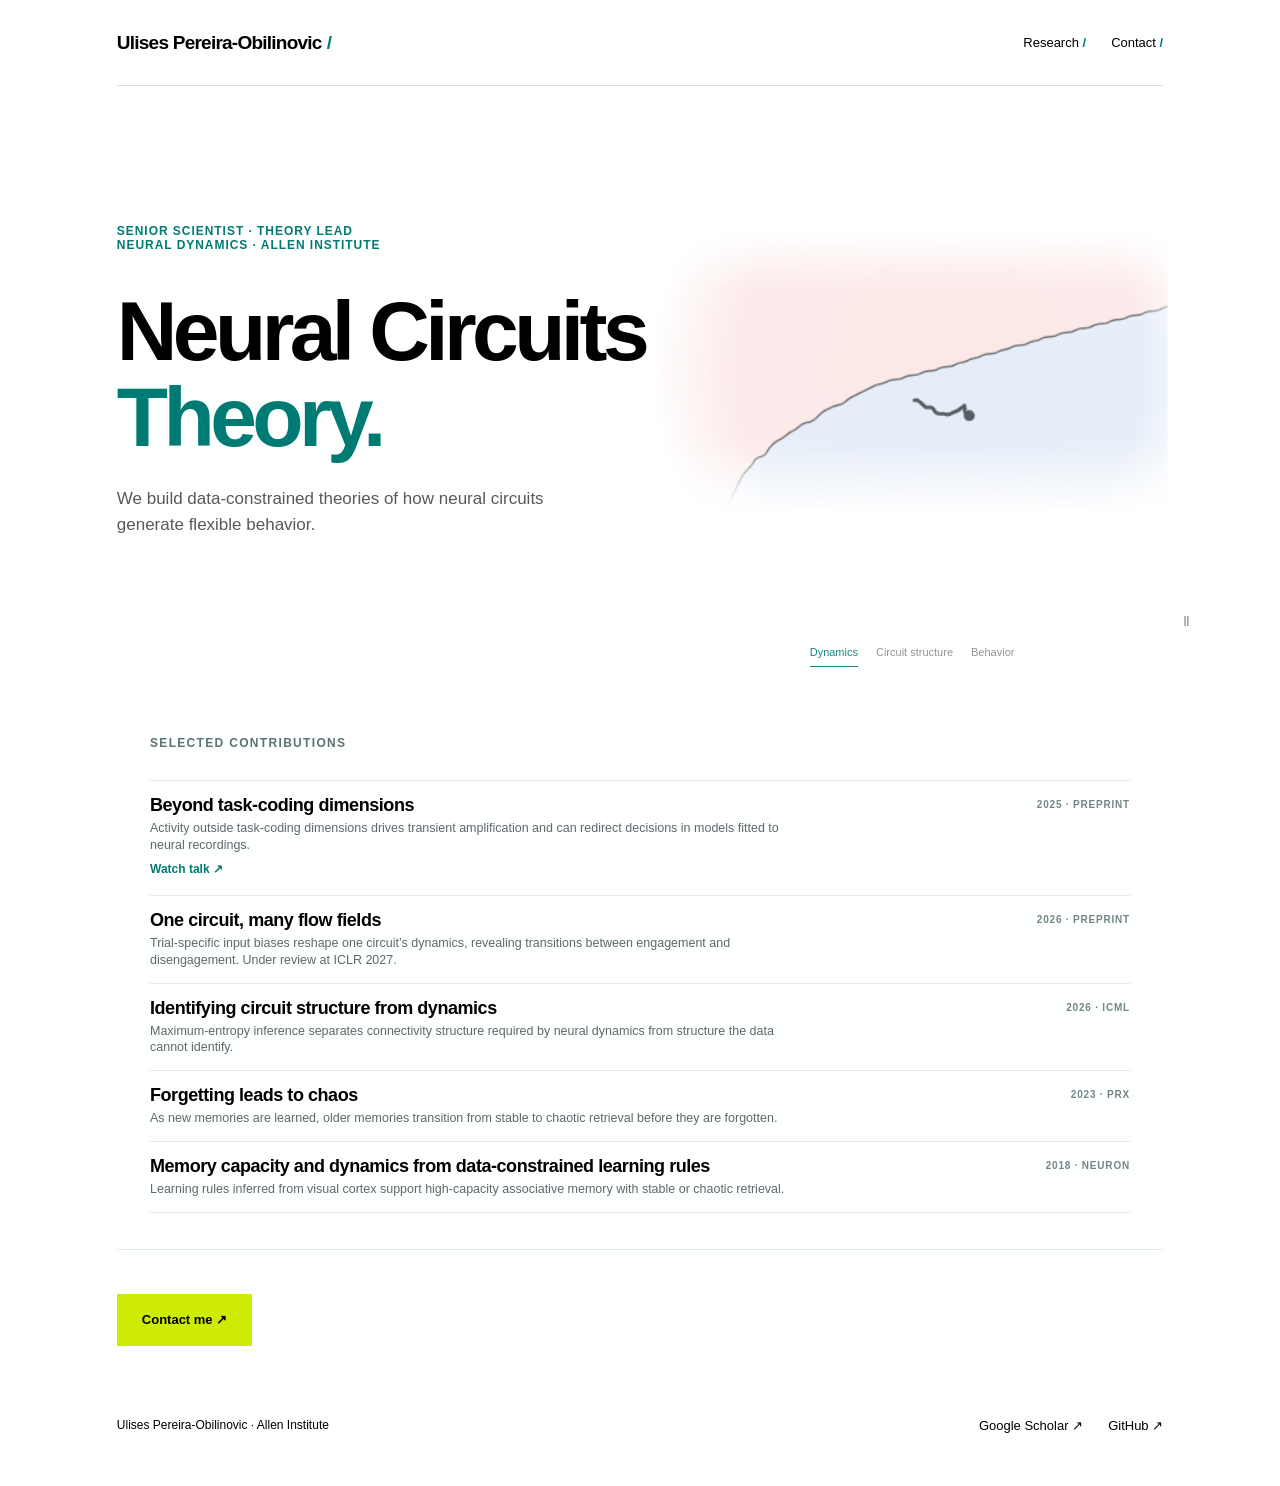
<file: index.html>
<!doctype html><html lang="en"><meta charset="utf-8"><meta name="viewport" content="width=device-width,initial-scale=1"><title>Neural Circuits Theory — Ulises Pereira-Obilinovic</title><meta name="description" content="Data-constrained theories of how neural circuits generate flexible behavior. Neural Circuits Theory, led by Ulises Pereira-Obilinovic at the Allen Institute."><link rel="stylesheet" href="style.css?v=talk-2"><body class="lab"><div class="wrap"><header><a class="brand" href="#">Ulises Pereira-Obilinovic</a><nav><a href="#research">Research</a><a href="#contact">Contact</a></nav></header><div class="hero"><p class="label">Senior Scientist · Theory Lead<br>Neural Dynamics · Allen Institute</p><h1>Neural Circuits<br><span style="color:var(--accent)">Theory.</span></h1><div class="split"><p class="lead">We build data-constrained theories of how neural circuits generate flexible behavior.</p><div id="engagement" class="engagement"><iframe id="science-scene" src="scene-oblique.html" title="Oblique separatrix animation"></iframe><div class="scene-select" role="group" aria-label="Research animation"><button data-scene="oblique" aria-pressed="true">Dynamics</button><button data-scene="self" aria-pressed="false">Circuit structure</button><button data-scene="bifurcation" aria-pressed="false">Behavior</button></div></div></div></div><section id="research"><div class="section-head"><h2 class="label">Selected contributions</h2></div><div class="papers"><article><span class="label">2025 · PREPRINT</span><div><h3><a href="https://doi.org/10.1101/2025.11.20.689599">Beyond task-coding dimensions</a></h3><p>Activity outside task-coding dimensions drives transient amplification and can redirect decisions in models fitted to neural recordings.</p><a class="talk-link" href="https://www.youtube.com/watch?v=C8ZIB09H_Tk" target="_blank" rel="noopener noreferrer" aria-label="Watch Ulises Pereira’s talk on dynamics outside task-coding dimensions">Watch talk ↗</a></div><a class="arrow" aria-label="Read Beyond task-coding dimensions" href="https://doi.org/10.1101/2025.11.20.689599">↗</a></article><article><span class="label">2026 · PREPRINT</span><div><h3><a href="https://doi.org/10.64898/2026.06.01.729208">One circuit, many flow fields</a></h3><p>Trial-specific input biases reshape one circuit’s dynamics, revealing transitions between engagement and disengagement. Under review at ICLR 2027.</p></div><a class="arrow" aria-label="Read One circuit, many flow fields" href="https://doi.org/10.64898/2026.06.01.729208">↗</a></article><article><span class="label">2026 · ICML</span><div><h3><a href="https://proceedings.mlr.press/v306/kim26bd.html">Identifying circuit structure from dynamics</a></h3><p>Maximum-entropy inference separates connectivity structure required by neural dynamics from structure the data cannot identify.</p></div><a class="arrow" aria-label="Read Identifying circuit structure from dynamics" href="https://proceedings.mlr.press/v306/kim26bd.html">↗</a></article><article><span class="label">2023 · PRX</span><div><h3><a href="https://doi.org/10.1103/PhysRevX.13.011009">Forgetting leads to chaos</a></h3><p>As new memories are learned, older memories transition from stable to chaotic retrieval before they are forgotten.</p></div><a class="arrow" aria-label="Read Forgetting leads to chaos" href="https://doi.org/10.1103/PhysRevX.13.011009">↗</a></article><article><span class="label">2018 · NEURON</span><div><h3><a href="https://doi.org/10.1016/j.neuron.2018.05.038">Memory capacity and dynamics from data-constrained learning rules</a></h3><p>Learning rules inferred from visual cortex support high-capacity associative memory with stable or chaotic retrieval.</p></div><a class="arrow" aria-label="Read Memory capacity and dynamics from data-constrained learning rules" href="https://doi.org/10.1016/j.neuron.2018.05.038">↗</a></article></div></section><section id="contact"><a class="button solid" href="mailto:ulises.pereira.o@alleninstitute.org">Contact me ↗</a></section><footer><span>Ulises Pereira-Obilinovic · Allen Institute</span><nav><a href="https://scholar.google.cl/citations?user=dpV8phYAAAAJ&hl=en">Google Scholar ↗</a><a href="https://github.com/ulisespereira">GitHub ↗</a></nav></footer></div><script>
const buttons=[...document.querySelectorAll('[data-scene]')];let selected=0,changed=performance.now();
function show(i){selected=i;changed=performance.now();buttons.forEach((b,j)=>b.setAttribute('aria-pressed',String(i===j)));const f=document.querySelector('#science-scene');f.src='scene-'+buttons[i].dataset.scene+'.html?v=b885f49';f.title=buttons[i].textContent+' animation'}
buttons.forEach((b,i)=>b.onclick=()=>show(i));
setInterval(()=>{if(document.hidden){changed=performance.now();return}if(!matchMedia('(prefers-reduced-motion: reduce)').matches&&performance.now()-changed>[11000,5500,10500][selected])show((selected+1)%3)},250);
</script><style>
.lab .hero{display:grid;grid-template-columns:minmax(0,1fr) 340px;column-gap:42px;align-items:start;padding:72px 0 62px}
.lab .hero>.label,.lab .hero>h1{grid-column:1}.lab .hero h1{font-size:clamp(48px,6vw,78px)}
.lab .hero .split{display:contents}.lab .hero .lead{grid-column:1;max-width:530px;margin-bottom:0}
.hero .engagement{grid-column:2;grid-row:1/4;align-self:center;width:100%;max-width:340px;margin:0}
.engagement canvas{aspect-ratio:500/310}.engagement .sweep-controls{margin:-10px 10px 0 0}
@media(max-width:900px){.lab .hero{display:block;padding:44px 0 34px}.hero .engagement{max-width:330px;margin:24px auto 0}}

.lab .hero{min-height:470px;position:relative;display:flex;flex-direction:column;justify-content:center;padding:70px 0 90px;isolation:isolate}
.lab .hero>.label,.lab .hero>h1,.lab .hero .lead{position:relative;z-index:2;max-width:560px}
.lab .hero h1{font-size:clamp(48px,6.8vw,84px)}
.lab .hero .lead{max-width:440px;font-size:17px}
.hero .engagement{position:absolute;right:-5%;top:30px;width:58%;max-width:620px;z-index:0;margin:0;opacity:.9;pointer-events:none}
.engagement canvas{aspect-ratio:500/430}.engagement .sweep-controls{pointer-events:auto;margin:-25px 40px 0 0}
#research{padding-top:40px}.papers article{padding:30px 0}.concept{background:#fff;color:#777;border-bottom:1px solid #eee}
@media(max-width:900px){.lab .hero{min-height:590px;justify-content:flex-start;padding-top:44px;padding-bottom:230px}.hero .engagement{top:auto;bottom:5px;right:-20px;width:85%;max-width:450px}.lab .hero .lead{max-width:480px}.lab .hero h1{margin:22px 0}}
#science-scene{width:100%;aspect-ratio:500/430;border:0;display:block;background:transparent;pointer-events:auto}.scene-select{display:flex;justify-content:center;gap:18px;position:relative;z-index:3;pointer-events:auto}.scene-select button{padding:8px 0;border:0;border-bottom:1px solid transparent;background:none;font:11px Arial;color:#888;cursor:pointer}.scene-select button[aria-pressed=true]{color:var(--accent);border-bottom-color:var(--accent)}.hero .engagement{pointer-events:auto}@media(max-width:900px){.lab .hero{min-height:650px;padding-bottom:280px}}
</style></body></html>
</file>
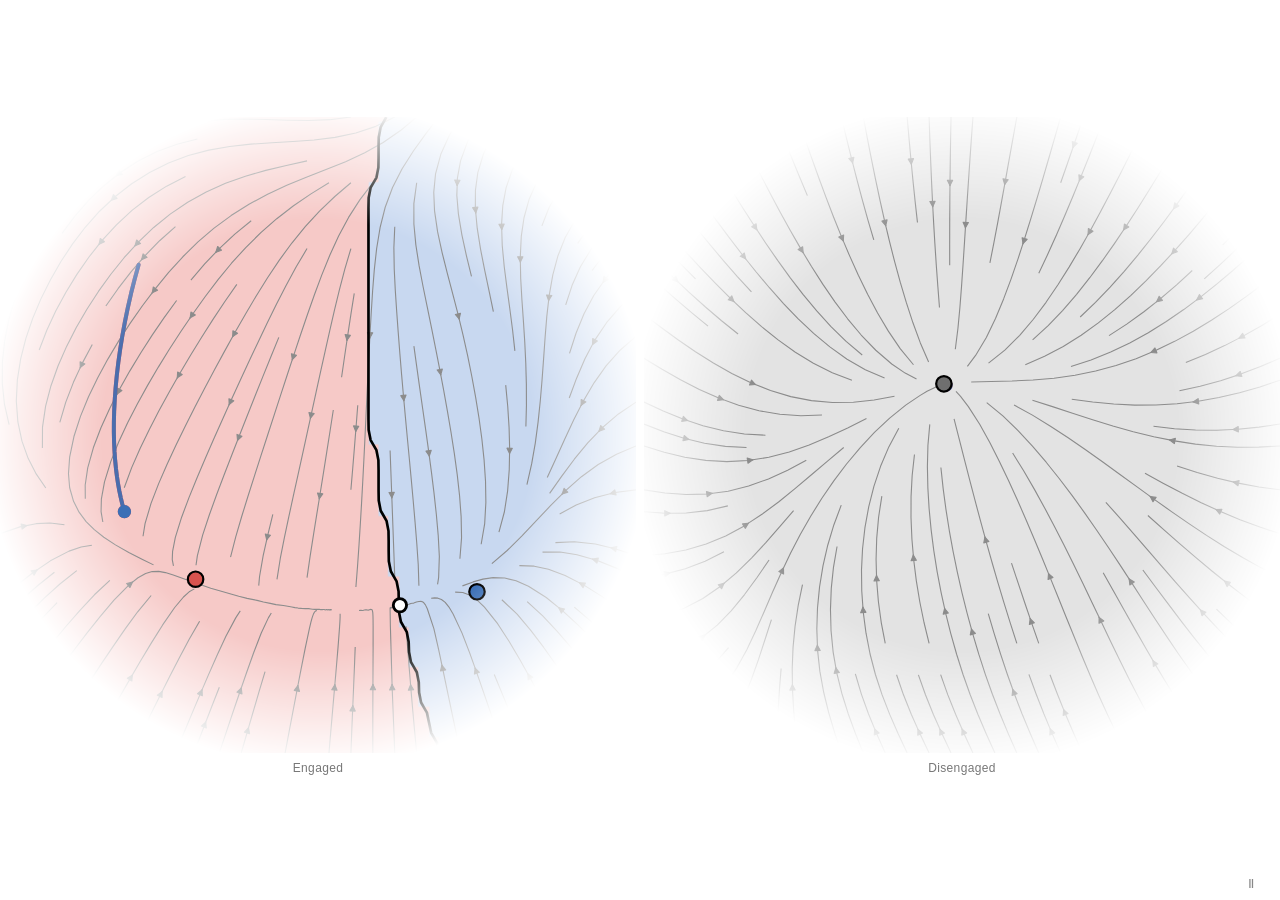
<file: scene-bifurcation.html>
<!doctype html><html><meta charset="utf-8"><meta name="viewport" content="width=device-width,initial-scale=1"><style>body{margin:0;background:white;font:12px Arial;color:#777}.pair{height:100vh;display:flex;align-items:center;gap:8px}.state{width:50%;text-align:center}.art svg{width:100%;height:auto;display:block;mask-image:radial-gradient(ellipse,black 48%,transparent 74%)}p{margin:8px 0;letter-spacing:.03em}button{position:absolute;bottom:8px;right:20px;border:0;background:none;color:#888;cursor:pointer}</style><div class="pair"><div class="state"><div class="art"><svg xmlns:xlink="http://www.w3.org/1999/xlink" width="288pt" height="288pt" viewBox="0 0 288 288" xmlns="http://www.w3.org/2000/svg" version="1.1">
 <metadata>
  <rdf:RDF xmlns:dc="http://purl.org/dc/elements/1.1/" xmlns:cc="http://creativecommons.org/ns#" xmlns:rdf="http://www.w3.org/1999/02/22-rdf-syntax-ns#">
   <cc:Work>
    <dc:type rdf:resource="http://purl.org/dc/dcmitype/StillImage"/>
    <dc:date>2026-11-15T22:30:02.582803</dc:date>
    <dc:format>image/svg+xml</dc:format>
    <dc:creator>
     <cc:Agent>
      <dc:title>Matplotlib v3.9.2, https://matplotlib.org/</dc:title>
     </cc:Agent>
    </dc:creator>
   </cc:Work>
  </rdf:RDF>
 </metadata>
 <defs>
  <style type="text/css">*{stroke-linejoin: round; stroke-linecap: butt}</style>
 </defs>
 <g id="p0-figure_1">
  <g id="p0-patch_1">
   <path d="M 0 288
L 288 288
L 288 0
L 0 0
L 0 288
z
" style="fill: none"/>
  </g>
  <g id="p0-axes_1">
   <image xlink:href="data:image/png;base64,
iVBORw0KGgoAAAANSUhEUgAAAZAAAAGQCAYAAACAvzbMAAAGA0lEQVR4nO3dsW0CQRRFUWxtvnVMQv8dWE4noQ4Sp3YBBllcIUaYc8KJXnb1g9W+fX1+fB8A7mDuY/[base64]/[base64]/cx+rJ/[base64]/7ePAS+M0FAkAiIAAkAgJAIiAAJAICQCIgACQCAkAiIAAkAgJAIiAAJAICQCIgACQCAkAiIAAkAgJAIiAAJAICQCIgACQCAkAiIAAkAgJAIiAAJAICQCIgACQCAkAiIAAkAgJAIiAAJAICQCIgACQCAkAiIAAkAgJAIiAAJAICQCIgACQCAkCyrR4A3O54Pl18n/t48BJemQsEgERAAEh+AKg5FQdcscq3AAAAAElFTkSuQmCC" id="p0-imageedbee80d48" transform="scale(1 -1) translate(0 -288)" x="0" y="-0" width="288" height="288"/>
   <g id="p0-LineCollection_1">
    <path d="M 0 288
L 0 288
L 5.4935 280.127408
L 11.020455 272.278598
L 16.589007 264.459381
L 22.205609 256.67454
L 27.877402 248.930081
L 33.616362 241.235954
L 39.445537 233.610733
L 45.411665 226.093672
L 51.616869 218.778538
L 58.320285 211.959994
L 58.320285 211.959994
L 62.480442 208.619171
L 62.480442 208.619171
L 65.940008 206.703354
L 65.940008 206.703354
L 68.912073 205.853787
L 71.869463 205.77142
L 74.880977 206.303094
L 78.458229 207.420335
L 82.247946 208.744923
L 86.021656 210.076942
L 90.89976 211.81091
L 90.89976 211.81091
L 95.450178 213.37524
L 100.998904 214.99849
L 100.998904 214.99849
L 104.934594 216.113684
L 108.111757 217.012272
L 111.884869 217.973035
L 116.400662 218.887235
L 116.400662 218.887235
L 119.291547 219.609168
L 119.291547 219.609168
L 122.377632 220.231543
L 122.377632 220.231543
L 124.974333 220.804674
L 128.313954 221.178249
L 128.313954 221.178249
L 130.284609 221.56441
L 132.181463 221.903472
L 133.567965 222.178009
L 134.974824 222.374898
L 136.554734 222.530252
L 138.265311 222.628813
L 139.835027 222.631391
L 139.835027 222.631391
L 140.761546 222.769016
L 141.560646 222.886373
L 142.365902 222.952052
L 143.212327 222.950032
L 144.01213 222.889957
L 144.01213 222.889957
L 144.546126 222.974205
L 145.015521 223.054787
L 145.481673 223.089221
L 145.950689 223.066397
L 146.377646 223.012524
L 146.715657 223.012011
L 146.97171 223.088565
L 147.192906 223.166338
L 147.416705 223.19446
L 147.649279 223.159289
L 147.869176 223.079527
L 148.046268 223.058084
L 148.178566 223.127522
L 148.295433 223.201202
L 148.421931 223.222017
L 148.563987 223.17485
L 148.705752 223.082227
L 148.81847 223.048703
L 148.895919 223.121657
L 148.961786 223.204795
L 149.036389 223.232445
L 149.125467 223.187181
L 149.219053 223.085196
L 149.219053 223.085196
L 149.268888 223.151081
L 149.314932 223.209485
L 149.368375 223.21664
L 149.430574 223.163412
L 149.491928 223.084675
L 149.536272 223.074632
L 149.563007 223.145967
L 149.587047 223.212855
L 149.618471 223.2254
L 149.659209 223.171691
L 149.702175 223.082158
L 149.731349 223.062132
L 149.74387 223.13836
L 149.754147 223.214489
L 149.771791 223.233452
L 149.799089 223.180802
L 149.831009 223.080921
L 149.831009 223.080921
L 149.836707 223.154373
L 149.842445 223.217359
L 149.855178 223.224452
L 149.876124 223.16598
L 149.899545 223.078352
L 149.91164 223.06778
L 149.911116 223.146985
L 149.910578 223.219075
L 149.917222 223.232266
L 149.932662 223.174158
L 149.952412 223.075348
L 149.952412 223.075348
L 149.948949 223.154781
L 149.946472 223.221395
L 149.951123 223.228707
L 149.964146 223.166562
" clip-path="url(#p0-p642f500afb)" style="fill: none; stroke: #8c8c8c; stroke-width: 0.5"/>
    <path d="M 19.862069 288
L 19.862069 288
L 24.991748 279.885903
L 30.155561 271.793501
L 35.35425 263.723572
L 40.591348 255.678921
L 45.875464 247.665322
L 51.225626 239.695819
L 56.685006 231.801796
L 62.346768 224.055033
L 68.455487 216.677609
L 68.455487 216.677609
" clip-path="url(#p0-p642f500afb)" style="fill: none; stroke: #8c8c8c; stroke-width: 0.5"/>
    <path d="M 39.724138 288
L 39.724138 288
L 44.445264 279.641451
L 49.19026 271.296596
L 53.961772 262.967262
L 58.765952 254.656638
L 63.619813 246.375217
L 68.556897 238.143741
L 73.648667 230.007783
L 79.104079 222.117354
L 79.104079 222.117354
L 83.087807 217.349666
L 83.087807 217.349666
L 85.656692 215.025825
L 85.656692 215.025825
L 88.010349 213.681286
" clip-path="url(#p0-p642f500afb)" style="fill: none; stroke: #8c8c8c; stroke-width: 0.5"/>
    <path d="M 59.586207 288
L 59.586207 288
L 63.831617 279.390219
L 68.097215 270.790715
L 72.38816 262.203881
L 76.716567 253.636123
L 81.105681 245.099217
L 85.61211 236.623927
L 90.379204 228.296568
" clip-path="url(#p0-p642f500afb)" style="fill: none; stroke: #8c8c8c; stroke-width: 0.5"/>
    <path d="M 79.448276 288
L 79.448276 288
L 83.142784 279.140085
L 86.858199 270.289087
L 90.60218 261.450296
L 94.391043 252.630765
L 98.261244 243.846714
L 102.299145 235.140082
L 106.80924 226.701379
L 106.80924 226.701379
L 108.802227 223.656513
L 108.802227 223.656513
" clip-path="url(#p0-p642f500afb)" style="fill: none; stroke: #8c8c8c; stroke-width: 0.5"/>
    <path d="M 99.310345 288
L 99.310345 288
L 102.348336 278.894279
L 105.407216 269.795657
L 108.495416 260.707365
L 111.631936 251.635441
L 114.859146 242.596124
L 118.306011 233.64278
L 118.306011 233.64278
L 121.524802 226.816513
L 121.524802 226.816513
L 122.859217 224.622917
L 122.859217 224.622917
" clip-path="url(#p0-p642f500afb)" style="fill: none; stroke: #8c8c8c; stroke-width: 0.5"/>
    <path d="M 109.241379 288
L 109.241379 288
L 111.897937 278.77575
L 114.573624 269.557521
L 117.27605 260.347144
L 120.023059 251.149931
" clip-path="url(#p0-p642f500afb)" style="fill: none; stroke: #8c8c8c; stroke-width: 0.5"/>
    <path d="M 129.103448 288
L 129.103448 288
L 130.878158 278.567119
L 132.665392 269.135947
L 134.46738 259.707662
L 136.290284 250.284806
L 138.152246 240.870797
L 140.149073 231.485976
L 140.149073 231.485976
L 140.793562 228.760343
L 140.793562 228.760343
L 141.35793 226.677825
L 141.35793 226.677825
L 141.959604 224.99256
L 142.508451 224.074772
L 142.985336 223.643308
L 143.487158 223.467913
" clip-path="url(#p0-p642f500afb)" style="fill: none; stroke: #8c8c8c; stroke-width: 0.5"/>
    <path d="M 148.965517 288
L 148.965517 288
L 149.779756 278.435678
L 150.604432 268.872713
L 151.434743 259.310626
L 152.261703 249.748566
L 153.066909 240.184974
L 153.787501 230.615957
L 153.787501 230.615957
L 153.935029 228.267514
L 153.935029 228.267514
L 154.017678 226.404093
L 154.007793 224.958732
" clip-path="url(#p0-p642f500afb)" style="fill: none; stroke: #8c8c8c; stroke-width: 0.5"/>
    <path d="M 158.896552 288
L 158.896552 288
L 159.278121 278.408824
L 159.672305 268.818214
L 160.074278 259.227949
L 160.474058 249.637578
L 160.848505 240.046183
" clip-path="url(#p0-p642f500afb)" style="fill: none; stroke: #8c8c8c; stroke-width: 0.5"/>
    <path d="M 168.827586 288
L 168.827586 288
L 168.819698 278.400528
L 168.832417 268.801075
L 168.863819 259.201656
L 168.908841 249.602256
L 168.955029 240.002787
L 168.95714 230.403192
L 168.95714 230.403192
L 168.938096 228.018919
L 168.938096 228.018919
L 168.900561 226.125738
L 168.900561 226.125738
L 168.810294 224.43451
L 168.631131 223.565169
L 168.453215 223.148968
L 168.223643 222.988894
L 167.921712 222.969366
L 167.530404 223.05968
L 167.086165 223.22907
L 166.67831 223.30354
L 166.328928 223.229249
L 165.973092 223.171849
L 165.555012 223.188659
L 165.061179 223.278235
L 164.533146 223.396173
L 164.034884 223.443679
L 163.571671 223.418163
L 163.092092 223.404689
L 162.550362 223.443437
" clip-path="url(#p0-p642f500afb)" style="fill: none; stroke: #8c8c8c; stroke-width: 0.5"/>
    <path d="M 178.758621 288
L 177.611769 259.225249
L 176.772617 230.438083
L 176.772617 230.438083
L 176.647203 222.296168
L 176.693377 222.379526
L 176.799807 222.087076
L 176.799807 222.087076
L 176.894949 222.084555
L 176.978743 222.383383
L 177.012123 222.058845
L 177.012123 222.058845
L 177.107464 222.327322
L 177.151155 222.037059
L 177.151155 222.037059
L 177.25578 222.288205
L 177.30892 222.025728
L 177.30892 222.025728
L 177.394801 222.197737
L 177.458401 222.089493
L 177.58403 222.141304
L 178.286344 221.827141
L 178.292385 221.825136
L 178.292385 221.825136
" clip-path="url(#p0-p642f500afb)" style="fill: none; stroke: #8c8c8c; stroke-width: 0.5"/>
    <path d="M 188.689655 288
L 188.689655 288
L 187.785461 278.444807
L 186.922139 268.885961
L 186.100965 259.323292
L 185.322025 249.756654
L 184.582938 240.185902
L 183.854557 230.614271
L 183.854557 230.614271
" clip-path="url(#p0-p642f500afb)" style="fill: none; stroke: #8c8c8c; stroke-width: 0.5"/>
    <path d="M 208.551724 288
L 208.551724 288
L 206.523318 278.617909
L 204.528415 269.229174
L 202.55756 259.837279
L 200.596328 250.443534
L 198.607913 241.055095
L 196.471654 231.706441
L 193.495076 222.663503
L 193.495076 222.663503
L 192.650442 220.922491
L 192.650442 220.922491
L 191.924157 219.981216
L 191.317585 219.522193
L 190.583123 219.329675
L 189.686293 219.378154
L 188.571344 219.634305
L 187.348251 220.115257
L 187.348251 220.115257
L 186.661883 220.217739
L 186.065083 220.332858
L 185.535821 220.483847
L 185.091841 220.646494
L 184.745539 220.748222
L 184.465687 220.746683
L 184.217079 220.720625
L 183.961648 220.740131
" clip-path="url(#p0-p642f500afb)" style="fill: none; stroke: #8c8c8c; stroke-width: 0.5"/>
    <path d="M 228.413793 288
L 228.413793 288
L 225.291518 278.923585
L 222.181148 269.843465
L 219.06597 260.765527
L 215.915978 251.700898
L 212.67686 242.668692
L 209.224832 233.723586
L 205.184214 225.07646
L 205.184214 225.07646
L 203.306761 221.919484
L 203.306761 221.919484
L 201.607429 219.811366
L 201.607429 219.811366
L 199.907728 218.486259
L 198.312739 217.882437
L 196.827149 217.736795
L 195.233432 217.907001
" clip-path="url(#p0-p642f500afb)" style="fill: none; stroke: #8c8c8c; stroke-width: 0.5"/>
    <path d="M 238.344828 288
L 238.344828 288
L 234.729917 279.108303
L 231.117057 270.216361
L 227.487947 261.331543
L 223.810696 252.46738
" clip-path="url(#p0-p642f500afb)" style="fill: none; stroke: #8c8c8c; stroke-width: 0.5"/>
    <path d="M 258.206897 288
L 258.206897 288
L 253.725473 279.51129
L 249.232687 271.029605
L 244.710833 262.563571
L 240.130009 254.130557
L 235.443648 245.756688
L 230.568199 237.493225
L 225.338848 229.454842
L 219.369066 221.973817
L 219.369066 221.973817
L 215.845073 218.575851
L 215.845073 218.575851
L 212.599384 216.405156
L 212.599384 216.405156
L 209.551121 215.295347
L 206.119491 215.142376
" clip-path="url(#p0-p642f500afb)" style="fill: none; stroke: #8c8c8c; stroke-width: 0.5"/>
    <path d="M 278.068966 288
L 278.068966 288
L 272.86941 279.930851
L 267.650286 271.874691
L 262.396022 263.842631
L 257.084941 255.848709
L 251.683176 247.916383
L 246.134804 240.08871
L 240.348115 232.441909
L 234.159264 225.133967
L 227.249581 218.597679
L 227.249581 218.597679
" clip-path="url(#p0-p642f500afb)" style="fill: none; stroke: #8c8c8c; stroke-width: 0.5"/>
    <path d="M 288 278.068966
L 288 278.068966
L 282.246586 270.385494
L 276.452105 262.734059
L 270.598264 255.128813
L 264.65816 247.591432
L 258.590736 240.157263
L 252.329594 232.889489
L 245.766478 225.903877
L 238.716027 219.443195
L 238.716027 219.443195
" clip-path="url(#p0-p642f500afb)" style="fill: none; stroke: #8c8c8c; stroke-width: 0.5"/>
    <path d="M 288 258.206897
L 288 258.206897
L 281.638114 251.018333
L 275.183234 243.913956
L 268.599245 236.930615
L 261.831631 230.128329
L 254.795574 223.612546
L 247.356188 217.5888
L 239.309379 212.510392
L 239.309379 212.510392
L 233.68513 210.029797
L 233.68513 210.029797
L 228.589085 208.77256
L 223.258894 208.603434
L 218.694371 209.256376
L 214.248185 210.517748
L 209.413318 212.321431
" clip-path="url(#p0-p642f500afb)" style="fill: none; stroke: #8c8c8c; stroke-width: 0.5"/>
    <path d="M 288 248.275862
L 288 248.275862
L 281.26709 241.436557
L 274.406902 234.726457
L 267.36882 228.204562
L 260.075319 221.970753
" clip-path="url(#p0-p642f500afb)" style="fill: none; stroke: #8c8c8c; stroke-width: 0.5"/>
    <path d="M 288 228.413793
L 288 228.413793
L 280.368068 222.595393
L 272.530646 217.066383
L 264.411867 211.978275
L 255.895699 207.604334
L 255.895699 207.604334
L 248.379384 204.799977
L 248.379384 204.799977
L 241.918935 203.395645
L 235.190427 203.172274
" clip-path="url(#p0-p642f500afb)" style="fill: none; stroke: #8c8c8c; stroke-width: 0.5"/>
    <path d="M 288 208.551724
L 288 208.551724
L 279.360114 204.396737
L 270.465493 200.839618
L 261.285086 198.196879
L 261.285086 198.196879
L 253.607454 197.000641
L 245.663424 197.04212
" clip-path="url(#p0-p642f500afb)" style="fill: none; stroke: #8c8c8c; stroke-width: 0.5"/>
    <path d="M 288 198.62069
L 288 198.62069
L 278.905368 195.602193
L 269.598643 193.383011
L 260.110448 192.339179
L 251.515557 192.740961
" clip-path="url(#p0-p642f500afb)" style="fill: none; stroke: #8c8c8c; stroke-width: 0.5"/>
    <path d="M 288 168.827586
L 288 168.827586
L 278.506602 170.036733
L 269.2621 172.377673
L 260.922895 175.687735
L 253.425034 179.756777
" clip-path="url(#p0-p642f500afb)" style="fill: none; stroke: #8c8c8c; stroke-width: 0.5"/>
    <path d="M 288 148.965517
L 288 148.965517
L 279.186972 152.675044
L 270.888455 157.373195
L 263.290086 162.884914
L 256.135817 169.165809
L 249.401784 175.887396
L 242.885058 182.813929
L 236.363223 189.720264
L 229.662875 196.309154
L 222.736035 202.265525
" clip-path="url(#p0-p642f500afb)" style="fill: none; stroke: #8c8c8c; stroke-width: 0.5"/>
    <path d="M 288 129.103448
L 288 129.103448
L 280.066577 134.456912
L 272.788194 140.666327
L 266.155641 147.578454
L 260.075458 154.970001
L 254.386007 162.636726
L 248.890434 170.427804
" clip-path="url(#p0-p642f500afb)" style="fill: none; stroke: #8c8c8c; stroke-width: 0.5"/>
    <path d="M 288 99.310345
L 288 99.310345
L 280.793561 105.618413
L 274.449903 112.729706
L 269.014331 120.378265
L 264.169851 128.615703
L 259.817985 137.137945
L 255.757283 145.795635
L 251.81426 154.514052
L 247.814729 163.197776
" clip-path="url(#p0-p642f500afb)" style="fill: none; stroke: #8c8c8c; stroke-width: 0.5"/>
    <path d="M 288 79.448276
L 288 79.448276
L 280.922293 85.908212
L 274.665747 93.151126
L 269.360488 101.022938
L 264.889315 109.471603
L 261.105133 118.263038
L 257.767214 127.237361
" clip-path="url(#p0-p642f500afb)" style="fill: none; stroke: #8c8c8c; stroke-width: 0.5"/>
    <path d="M 288 59.586207
L 288 59.586207
L 280.799439 65.913399
L 274.368256 73.008681
L 268.87832 80.835054
L 264.465751 89.086172
L 260.842382 97.939088
L 257.898024 107.049121
" clip-path="url(#p0-p642f500afb)" style="fill: none; stroke: #8c8c8c; stroke-width: 0.5"/>
    <path d="M 288 39.724138
L 288 39.724138
L 280.530672 45.740076
L 273.673151 52.436351
L 267.665785 59.887256
L 262.775016 67.91816
L 259.066742 76.21623
L 256.171436 85.10496
" clip-path="url(#p0-p642f500afb)" style="fill: none; stroke: #8c8c8c; stroke-width: 0.5"/>
    <path d="M 288 29.793103
L 288 29.793103
L 280.417069 35.669777
L 273.337478 42.135806
L 266.990403 49.308599
L 261.629004 57.223008
" clip-path="url(#p0-p642f500afb)" style="fill: none; stroke: #8c8c8c; stroke-width: 0.5"/>
    <path d="M 288 19.862069
L 288 19.862069
L 280.340734 25.642537
L 273.0807 31.910881
L 266.414057 38.797883
L 260.600331 46.399166
L 255.94707 54.602109
L 252.671298 62.802066
L 250.330056 71.453786
L 248.680307 80.886522
L 247.601766 90.402907
L 246.826267 99.951876
L 246.155294 109.511584
L 245.459559 119.071799
L 244.652269 128.625738
L 243.660671 138.167682
L 242.394842 147.676667
L 240.746304 157.111012
L 238.612235 166.42776
" clip-path="url(#p0-p642f500afb)" style="fill: none; stroke: #8c8c8c; stroke-width: 0.5"/>
    <path d="M 288 -0
L 288 -0
L 280.297372 5.726895
L 272.836974 11.76345
L 265.728151 18.206011
L 259.143005 25.174892
L 253.332427 32.783192
L 248.602184 41.083095
L 245.389421 49.299818
" clip-path="url(#p0-p642f500afb)" style="fill: none; stroke: #8c8c8c; stroke-width: 0.5"/>
    <path d="M 268.137931 -0
L 268.137931 -0
L 261.067529 6.485951
L 254.412585 13.39077
L 248.38463 20.836956
L 243.292147 28.937459
L 239.562545 37.387263
L 237.286917 45.613034
L 236.053149 54.004837
L 235.596914 63.460097
L 235.782085 73.048282
L 236.331467 82.629637
L 237.003401 92.203843
L 237.621386 101.778325
L 238.086531 111.359465
L 238.351381 120.946793
L 238.384303 130.536157
L 238.140614 140.120994
" clip-path="url(#p0-p642f500afb)" style="fill: none; stroke: #8c8c8c; stroke-width: 0.5"/>
    <path d="M 248.275862 -0
L 248.275862 -0
L 242.058006 7.302024
L 236.546615 15.142493
L 232.08832 23.605177
L 229.169448 32.097224
L 227.671745 40.142051
L 227.131143 48.697614
L 227.434471 58.271789
L 228.3392 67.820704
L 229.554597 77.340042
L 230.859076 86.846204
L 232.094643 96.359931
L 233.153054 105.894784
" clip-path="url(#p0-p642f500afb)" style="fill: none; stroke: #8c8c8c; stroke-width: 0.5"/>
    <path d="M 228.413793 -0
L 228.413793 -0
L 223.163835 8.019857
L 218.966777 16.613589
L 216.369547 25.203753
L 215.289567 33.168404
L 215.250454 41.291198
L 216.110984 50.470904
L 217.625457 59.941276
L 219.47274 69.357322
L 221.457064 78.748444
L 223.411436 88.145717
" clip-path="url(#p0-p642f500afb)" style="fill: none; stroke: #8c8c8c; stroke-width: 0.5"/>
    <path d="M 208.551724 -0
L 208.551724 -0
L 203.554965 8.180145
L 199.603594 16.88134
L 197.227523 25.719589
L 196.420374 34.105142
L 196.776994 42.541412
L 198.167579 52.025182
L 200.200852 61.403605
L 202.538159 70.714009
L 204.98151 79.997638
L 207.395668 89.288829
L 209.660968 98.616938
L 211.73493 107.989503
L 213.639867 117.398109
L 215.37372 126.839392
L 216.907508 136.314414
L 218.204775 145.823828
L 219.215086 155.367144
L 219.859564 164.940055
L 220.015992 174.528622
L 219.483103 184.093471
L 217.889317 193.48065
L 217.889317 193.48065
" clip-path="url(#p0-p642f500afb)" style="fill: none; stroke: #8c8c8c; stroke-width: 0.5"/>
    <path d="M 198.62069 -0
L 198.62069 -0
L 192.78164 7.610679
L 187.200706 15.386384
L 182.093113 23.439762
L 177.755852 31.932366
L 174.4321 40.870861
L 172.107059 50.135394
L 170.549885 59.587729
L 169.498688 69.122811
L 168.738432 78.687741
L 168.124264 88.262503
L 167.578685 97.84147
L 167.074923 107.422968
L 166.602276 117.006427
L 166.14812 126.591208
L 165.69852 136.176651
L 165.241706 145.762228
L 164.768606 155.347519
L 164.271435 164.932122
L 163.743974 174.515677
L 163.181148 184.097852
L 162.575926 193.678157
L 161.916442 203.255141
L 161.160818 212.824535
L 161.160818 212.824535
" clip-path="url(#p0-p642f500afb)" style="fill: none; stroke: #8c8c8c; stroke-width: 0.5"/>
    <path d="M 188.689655 -0
L 188.689655 -0
L 181.36039 6.136051
L 173.509832 11.562833
L 165.180732 16.218465
L 156.499442 20.218949
L 147.632347 23.813822
L 138.71687 27.293963
L 129.865512 30.942955
L 121.179016 34.97296
L 112.751037 39.521904
L 104.64886 44.644416
L 96.933939 50.340161
L 89.649274 56.574704
L 82.801922 63.289024
L 76.363625 70.400865
L 70.279234 77.821148
L 64.497284 85.481133
L 58.990475 93.341962
L 53.762959 101.391186
L 48.840371 109.629902
L 44.257473 118.062073
L 40.085444 126.70271
L 36.433571 135.571712
L 33.481196 144.686879
L 31.5374 154.050718
L 31.5374 154.050718
L 31.006077 161.546032
L 31.006077 161.546032
L 31.54257 167.884628
L 33.306925 174.046471
L 35.799012 178.937898
L 39.002365 183.19924
L 42.698242 186.865264
L 47.016625 190.296656
L 52.270751 193.762475
L 58.319801 197.203963
L 64.540234 200.382756
L 64.540234 200.382756
L 69.525477 202.809978
" clip-path="url(#p0-p642f500afb)" style="fill: none; stroke: #8c8c8c; stroke-width: 0.5"/>
    <path d="M 178.758621 -0
L 178.758621 -0
L 170.186465 4.241092
L 161.10859 7.277015
L 151.73262 9.233471
L 142.223303 10.408133
L 132.660181 11.098254
L 123.084231 11.628398
L 113.517441 12.299373
L 103.98575 13.355402
L 94.540026 15.012799
L 85.277017 17.468637
L 76.305551 20.827225
L 67.725673 25.091794
L 59.624156 30.213463
L 52.061138 36.105639
L 45.076548 42.674663
L 38.686142 49.823667
L 32.872209 57.450335
L 27.590081 65.4565
L 22.803515 73.771007
L 18.527107 82.357095
L 14.804669 91.196212
L 11.71448 100.271057
L 9.359826 109.557487
L 7.85921 119.019503
L 7.381184 128.573992
L 8.092436 138.106175
L 9.944823 146.793906
L 12.738929 154.558119
L 16.377481 161.613697
L 20.731809 167.97818
" clip-path="url(#p0-p642f500afb)" style="fill: none; stroke: #8c8c8c; stroke-width: 0.5"/>
    <path d="M 158.896552 -0
L 158.896552 -0
L 149.394609 1.210739
L 139.81145 1.584933
L 130.215351 1.457489
L 120.62201 1.150246
L 111.026574 0.937745
L 101.43381 1.093778
L 91.878016 1.877151
L 82.431466 3.490169
L 73.20315 6.067018
L 64.32568 9.662392
L 55.918791 14.249004
L 48.057369 19.721149
L 40.78539 25.959457
L 34.116756 32.841954
L 28.05839 40.270164
L 22.603577 48.157515
L 17.734401 56.419818
L 13.416244 64.982381
L 9.63787 73.79678
L 6.438965 82.835275
L 3.889871 92.072798
L 2.073999 101.476432
L 1.080287 111.002457
L 1.023761 120.573037
L 2.013259 130.068807
L 4.115502 139.347732
" clip-path="url(#p0-p642f500afb)" style="fill: none; stroke: #8c8c8c; stroke-width: 0.5"/>
    <path d="M 69.517241 -0
L 69.517241 -0
L 60.718279 3.774152
L 52.411019 8.545374
L 44.662507 14.186692
L 37.507416 20.567864
" clip-path="url(#p0-p642f500afb)" style="fill: none; stroke: #8c8c8c; stroke-width: 0.5"/>
    <path d="M 39.724138 -0
L 39.724138 -0
L 33.039544 6.85877
L 26.880728 14.196438
L 21.232507 21.940001
L 16.098572 30.038943
L 11.506556 38.453577
L 7.445223 47.140397
L 3.902113 56.051848
L 0.871379 65.149358
L 0 68.01256
" clip-path="url(#p0-p642f500afb)" style="fill: none; stroke: #8c8c8c; stroke-width: 0.5"/>
    <path d="M 19.862069 -0
L 19.862069 -0
L 15.493789 8.53363
L 11.313978 17.160382
L 7.400184 25.913673
L 3.823373 34.811306
L 0.627852 43.851885
L 0 45.746049
" clip-path="url(#p0-p642f500afb)" style="fill: none; stroke: #8c8c8c; stroke-width: 0.5"/>
    <path d="M 9.931034 -0
L 9.931034 -0
L 7.029616 9.135994
L 4.028121 18.239311
L 1.094056 27.363227
L 0 30.836345
" clip-path="url(#p0-p642f500afb)" style="fill: none; stroke: #8c8c8c; stroke-width: 0.5"/>
    <path d="M 0 188.689655
L 0 188.689655
L 9.052739 185.610776
L 9.052739 185.610776
L 16.296697 184.151998
L 16.296697 184.151998
L 22.699778 183.833231
L 29.191002 184.648487
" clip-path="url(#p0-p642f500afb)" style="fill: none; stroke: #8c8c8c; stroke-width: 0.5"/>
    <path d="M 0 218.482759
L 0 218.482759
L 7.31924 212.278207
L 14.886006 206.380649
L 22.809238 200.986793
L 31.245667 196.58364
L 31.245667 196.58364
L 36.739956 194.687386
L 36.739956 194.687386
L 41.601119 193.927174
" clip-path="url(#p0-p642f500afb)" style="fill: none; stroke: #8c8c8c; stroke-width: 0.5"/>
    <path d="M 0 238.344828
L 0 238.344828
L 6.575686 231.352597
L 13.27855 224.483629
L 20.149411 217.785482
L 27.262422 211.352003
L 34.766987 205.403399
L 34.766987 205.403399
" clip-path="url(#p0-p642f500afb)" style="fill: none; stroke: #8c8c8c; stroke-width: 0.5"/>
    <path d="M 0 248.275862
L 0 248.275862
L 6.2942 241.028671
L 12.682807 233.865302
L 19.191073 226.811503
L 25.861044 219.912229
" clip-path="url(#p0-p642f500afb)" style="fill: none; stroke: #8c8c8c; stroke-width: 0.5"/>
    <path d="M 0 268.137931
L 0 268.137931
L 5.84584 260.523762
L 11.746418 252.95229
L 17.713559 245.433439
L 23.760886 237.979169
L 29.910648 230.609523
L 36.20799 223.367055
L 42.746851 216.347403
L 49.738624 209.810384
L 49.738624 209.810384
" clip-path="url(#p0-p642f500afb)" style="fill: none; stroke: #8c8c8c; stroke-width: 0.5"/>
    <path d="M 89.37931 9.931034
L 80.098558 12.313227
L 71.116914 15.646255
L 62.556197 19.942113
L 54.504087 25.132348
L 47.011679 31.106713
L 40.10787 37.755819
L 33.809877 44.98329
L 28.111561 52.695157
" clip-path="url(#p0-p642f500afb)" style="fill: none; stroke: #8c8c8c; stroke-width: 0.5"/>
    <path d="M 0 227.86801
L 2.930324 225.046166
L 9.931034 218.482759
L 17.135839 212.147829
L 24.638555 206.175341
" clip-path="url(#p0-p642f500afb)" style="fill: none; stroke: #8c8c8c; stroke-width: 0.5"/>
    <path d="M 288 48.648544
L 287.840877 48.769877
L 280.503282 54.942357
L 273.863732 61.848714
L 268.137931 69.517241
" clip-path="url(#p0-p642f500afb)" style="fill: none; stroke: #8c8c8c; stroke-width: 0.5"/>
    <path d="M 217.932167 -0
L 215.690525 3.686905
L 211.827491 10.900689
L 208.551724 19.862069
L 208.551724 19.862069
L 207.128574 27.642461
L 206.865402 35.487207
L 207.590887 44.01122
L 209.179988 53.470973
L 211.226598 62.846619
L 213.50083 72.172118
" clip-path="url(#p0-p642f500afb)" style="fill: none; stroke: #8c8c8c; stroke-width: 0.5"/>
    <path d="M 139.034483 19.862069
L 129.672587 21.935649
L 120.347242 24.167025
L 111.140855 26.811338
L 102.114285 30.035213
L 93.370792 33.959073
L 84.998666 38.620902
L 77.058325 43.992501
L 69.601291 50.020415
L 62.654827 56.630631
L 56.201324 63.726294
L 50.192949 71.206004
L 44.582558 78.99097
L 39.358794 87.040518
L 34.540142 95.337786
L 30.164459 103.876817
L 26.310906 112.659933
L 23.085927 121.688958
L 20.653042 130.952455
L 19.248444 140.408587
L 19.201858 149.908632
" clip-path="url(#p0-p642f500afb)" style="fill: none; stroke: #8c8c8c; stroke-width: 0.5"/>
    <path d="M 87.781288 288
L 88.905769 285.059327
L 92.345446 276.097484
L 95.810032 267.14522
L 99.310345 258.206897
" clip-path="url(#p0-p642f500afb)" style="fill: none; stroke: #8c8c8c; stroke-width: 0.5"/>
    <path d="M 188.689655 29.793103
L 188.689655 29.793103
L 187.413901 39.254718
L 187.421148 48.432426
L 188.31839 57.970302
L 189.792136 67.44543
L 191.594806 76.869838
L 193.527613 86.271737
L 195.450747 95.675325
L 197.323744 105.089197
L 199.157001 114.511757
L 200.940236 123.944439
L 202.644743 133.391701
L 204.249588 142.856327
L 205.726876 152.341529
L 207.03355 161.851431
L 208.097943 171.39017
L 208.814704 180.957702
L 209.006558 190.540658
L 208.259835 200.050555
L 208.259835 200.050555
" clip-path="url(#p0-p642f500afb)" style="fill: none; stroke: #8c8c8c; stroke-width: 0.5"/>
    <path d="M 168.827586 29.793103
L 163.012185 37.404584
L 157.84836 45.463774
L 153.337178 53.904925
L 149.34598 62.615408
L 145.732478 71.495782
L 142.377009 80.482145
L 139.187246 89.532188
L 136.09593 98.617123
L 133.060432 107.72194
L 130.05795 116.838473
L 127.075224 125.960998
L 124.102058 135.087368
L 121.135385 144.215707
L 118.175597 153.346943
L 115.232779 162.484039
L 112.324449 171.631758
L 109.481705 180.800177
L 106.779033 190.01033
L 104.39737 199.306599
L 104.39737 199.306599
" clip-path="url(#p0-p642f500afb)" style="fill: none; stroke: #8c8c8c; stroke-width: 0.5"/>
    <path d="M 158.896552 29.793103
L 151.611374 35.993578
L 144.696994 42.599841
L 138.21982 49.643036
L 132.167334 57.06867
L 126.496144 64.799849
L 121.157879 72.769172
L 116.085765 80.914478
L 111.199519 89.175897
L 106.440942 97.511728
L 101.778162 105.901337
L 97.194271 114.334847
L 92.688902 122.810699
L 88.264512 131.329512
L 83.934728 139.897085
L 79.724103 148.523853
L 75.668197 157.224076
L 71.841099 166.026088
L 68.388744 174.978099
L 65.682541 184.166421
L 65.682541 184.166421
L 64.76902 189.836808
L 64.76902 189.836808
" clip-path="url(#p0-p642f500afb)" style="fill: none; stroke: #8c8c8c; stroke-width: 0.5"/>
    <path d="M 148.965517 29.793103
L 140.809761 34.809741
L 132.908857 40.203074
L 125.330143 46.05497
L 118.115801 52.369196
L 111.285532 59.106154
L 104.841037 66.215752
L 98.751853 73.633051
L 92.952457 81.281016
L 87.37528 89.093526
L 81.979679 97.032678
L 76.755359 105.085482
L 71.704879 113.248401
L 66.837614 121.521765
L 62.185408 129.91748
L 57.795052 138.45239
L 53.740004 147.150234
L 50.158532 156.04916
L 47.320753 165.196092
L 47.320753 165.196092
L 45.91483 172.892423
L 45.91483 172.892423
L 45.766286 178.687045
L 45.766286 178.687045
L 46.55908 183.391219
" clip-path="url(#p0-p642f500afb)" style="fill: none; stroke: #8c8c8c; stroke-width: 0.5"/>
    <path d="M 83.997474 26.985424
L 75.449577 31.310722
L 67.348751 36.434053
L 59.761856 42.294252
L 52.726418 48.807425
L 46.246657 55.876331
L 40.292876 63.396556
L 34.817937 71.274318
L 29.793103 79.448276
L 25.236393 87.890839
L 21.194936 96.58963
L 17.744759 105.535646
" clip-path="url(#p0-p642f500afb)" style="fill: none; stroke: #8c8c8c; stroke-width: 0.5"/>
    <path d="M 41.786554 102.978559
L 37.285318 111.453575
L 33.250942 120.15762
L 29.793103 129.103448
L 27.095071 138.295002
" clip-path="url(#p0-p642f500afb)" style="fill: none; stroke: #8c8c8c; stroke-width: 0.5"/>
    <path d="M 79.977602 83.097535
L 74.334853 90.861858
L 68.912638 98.782013
L 63.713097 106.850145
L 58.74728 115.064099
L 54.050236 123.434032
L 49.677206 131.9767
L 45.711239 140.714109
L 42.300691 149.676969
L 39.724138 158.896552
L 39.724138 158.896552
L 38.579034 166.64423
L 38.579034 166.64423
L 38.621535 172.820519
L 38.621535 172.820519
" clip-path="url(#p0-p642f500afb)" style="fill: none; stroke: #8c8c8c; stroke-width: 0.5"/>
    <path d="M 178.758621 49.655172
L 178.359984 59.227908
L 178.519269 68.817077
L 178.996146 78.397333
L 179.628151 87.969198
L 180.326312 97.537028
L 181.068468 107.102363
L 181.858114 116.664848
L 182.693022 126.224597
L 183.563991 135.782429
L 184.460246 145.339407
L 185.364591 154.896285
L 186.257942 164.453902
L 187.128128 174.013503
L 187.961292 183.57653
L 188.734647 193.144832
L 189.393416 202.72143
L 189.691079 212.304133
L 189.691079 212.304133
" clip-path="url(#p0-p642f500afb)" style="fill: none; stroke: #8c8c8c; stroke-width: 0.5"/>
    <path d="M 79.448276 49.655172
L 72.278563 56.021228
L 65.584856 62.889803
L 59.327078 70.162073
L 53.457002 77.753035
L 47.944015 85.607742
" clip-path="url(#p0-p642f500afb)" style="fill: none; stroke: #8c8c8c; stroke-width: 0.5"/>
    <path d="M 229.000106 121.437562
L 229.912478 130.991167
L 230.526537 140.565901
L 230.783383 150.153424
L 230.600072 159.738003
L 229.867032 169.293112
L 228.413793 178.758621
L 225.938246 187.948729
L 225.938246 187.948729
" clip-path="url(#p0-p642f500afb)" style="fill: none; stroke: #8c8c8c; stroke-width: 0.5"/>
    <path d="M 158.896552 59.586207
L 156.17603 68.779748
L 153.744034 78.058984
L 151.48443 87.382918
L 149.324179 96.7317
L 147.220143 106.09589
L 145.148281 115.467387
L 143.09348 124.841812
L 141.043293 134.218391
L 138.989755 143.594979
L 136.930521 152.969815
L 134.8675 162.343856
L 132.806847 171.719344
L 130.76537 181.099139
L 128.778511 190.490182
L 126.921357 199.907634
L 125.42494 209.381127
L 125.42494 209.381127
" clip-path="url(#p0-p642f500afb)" style="fill: none; stroke: #8c8c8c; stroke-width: 0.5"/>
    <path d="M 139.034483 59.586207
L 134.138308 67.834649
L 129.546186 76.256381
L 125.172929 84.796654
L 120.94247 93.410686
L 116.803078 102.069352
L 112.724 110.757839
L 108.691293 119.468142
L 104.697248 128.196456
L 100.743666 136.943283
L 96.83655 145.711251
L 92.992155 154.507175
L 89.236168 163.34132
L 85.61987 172.233128
L 82.248071 181.21875
L 79.397413 190.372573
L 79.397413 190.372573
L 78.151668 196.697716
L 78.151668 196.697716
L 78.006757 200.406734
L 78.006757 200.406734
L 78.549743 203.236069
" clip-path="url(#p0-p642f500afb)" style="fill: none; stroke: #8c8c8c; stroke-width: 0.5"/>
    <path d="M 113.755308 46.991599
L 106.332838 53.054049
L 99.310345 59.586207
L 92.693615 66.535025
L 86.444915 73.819369
" clip-path="url(#p0-p642f500afb)" style="fill: none; stroke: #8c8c8c; stroke-width: 0.5"/>
    <path d="M 107.239494 75.765471
L 101.757367 83.641789
L 96.459243 91.644834
L 91.307641 99.74359
L 86.287689 107.924947
L 81.39216 116.181854
L 76.632561 124.518023
L 72.030195 132.942174
L 67.611888 141.464076
L 63.433191 150.104864
L 59.586207 158.896552
L 56.26569 167.892232
" clip-path="url(#p0-p642f500afb)" style="fill: none; stroke: #8c8c8c; stroke-width: 0.5"/>
    <path d="M 150.933603 132.689276
L 149.460627 142.173195
L 147.972771 151.656049
L 146.468044 161.136684
L 144.948656 170.614444
L 143.420051 180.090597
L 141.895874 189.567837
L 140.406894 199.051242
L 139.034483 208.551724
" clip-path="url(#p0-p642f500afb)" style="fill: none; stroke: #8c8c8c; stroke-width: 0.5"/>
    <path d="M 176.645855 150.994023
L 177.002321 160.586631
L 177.359255 170.179695
L 177.713464 179.772808
L 178.064061 189.365765
L 178.41199 198.958686
L 178.758621 208.551724
" clip-path="url(#p0-p642f500afb)" style="fill: none; stroke: #8c8c8c; stroke-width: 0.5"/>
    <path d="M 187.429127 103.766676
L 188.736534 113.273859
L 190.072519 122.777783
L 191.430483 132.27983
L 192.78735 141.782977
L 194.108615 151.29123
L 195.367018 160.807944
L 196.536867 170.336032
L 197.581124 179.878582
L 198.433767 189.439428
L 198.945958 199.022404
L 198.62069 208.551724
L 198.62069 208.551724
L 198.145587 211.621045
L 198.145587 211.621045
" clip-path="url(#p0-p642f500afb)" style="fill: none; stroke: #8c8c8c; stroke-width: 0.5"/>
    <path d="M 126.253197 99.784105
L 122.619369 108.667198
L 119.023106 117.566004
L 115.452962 126.475919
L 111.903555 135.3941
L 108.375032 144.320812
L 104.87492 153.258794
L 101.418 162.213939
L 98.03278 171.196455
L 94.771804 180.224406
L 91.763579 189.337501
L 89.37931 198.62069
L 89.37931 198.62069
L 88.761165 202.982104
L 88.761165 202.982104
" clip-path="url(#p0-p642f500afb)" style="fill: none; stroke: #8c8c8c; stroke-width: 0.5"/>
    <path d="M 123.545303 179.929043
L 121.275875 189.255658
L 119.172414 198.62069
L 117.532174 208.065365
L 117.532174 208.065365
L 117.162638 212.200847
L 117.162638 212.200847
" clip-path="url(#p0-p642f500afb)" style="fill: none; stroke: #8c8c8c; stroke-width: 0.5"/>
    <path d="M 160.41372 79.906934
L 158.896552 89.37931
L 157.454156 98.864615
L 156.05452 108.358507
L 154.679535 117.858032
" clip-path="url(#p0-p642f500afb)" style="fill: none; stroke: #8c8c8c; stroke-width: 0.5"/>
    <path d="M 162.001656 130.561266
L 161.25414 140.130859
L 160.492689 149.698672
L 159.708653 159.264325
L 158.896552 168.827586
" clip-path="url(#p0-p642f500afb)" style="fill: none; stroke: #8c8c8c; stroke-width: 0.5"/>
   </g>
   <g id="p0-patch_2">
    <path d="M 59.878313 210.708817
Q 60.139338 210.4992 59.964494 210.639608
" clip-path="url(#p0-p642f500afb)" style="fill: none; stroke: #8c8c8c; stroke-width: 0.5; stroke-linecap: round"/>
    <path d="M 57.341824 211.206709
L 59.964494 210.639608
L 58.844572 213.078004
z
" clip-path="url(#p0-p642f500afb)" style="fill: #8c8c8c; stroke: #8c8c8c; stroke-width: 0.5; stroke-linecap: round"/>
   </g>
   <g id="p0-patch_3">
    <path d="M 41.693066 254.008117
Q 41.913437 253.673915 41.826075 253.806403
" clip-path="url(#p0-p642f500afb)" style="fill: none; stroke: #8c8c8c; stroke-width: 0.5; stroke-linecap: round"/>
    <path d="M 39.503089 255.149437
L 41.826075 253.806403
L 41.50671 256.470611
z
" clip-path="url(#p0-p642f500afb)" style="fill: #8c8c8c; stroke: #8c8c8c; stroke-width: 0.5; stroke-linecap: round"/>
   </g>
   <g id="p0-patch_4">
    <path d="M 59.777963 252.929994
Q 59.98039 252.584622 59.900145 252.721532
" clip-path="url(#p0-p642f500afb)" style="fill: none; stroke: #8c8c8c; stroke-width: 0.5; stroke-linecap: round"/>
    <path d="M 57.651281 254.185299
L 59.900145 252.721532
L 59.72184 255.398883
z
" clip-path="url(#p0-p642f500afb)" style="fill: #8c8c8c; stroke: #8c8c8c; stroke-width: 0.5; stroke-linecap: round"/>
   </g>
   <g id="p0-patch_5">
    <path d="M 73.290616 260.417537
Q 73.471129 260.060224 73.399571 260.201869
" clip-path="url(#p0-p642f500afb)" style="fill: none; stroke: #8c8c8c; stroke-width: 0.5; stroke-linecap: round"/>
    <path d="M 71.246284 261.802917
L 73.399571 260.201869
L 73.388437 262.885127
z
" clip-path="url(#p0-p642f500afb)" style="fill: #8c8c8c; stroke: #8c8c8c; stroke-width: 0.5; stroke-linecap: round"/>
   </g>
   <g id="p0-patch_6">
    <path d="M 91.392143 259.611459
Q 91.550155 259.243645 91.487514 259.389458
" clip-path="url(#p0-p642f500afb)" style="fill: none; stroke: #8c8c8c; stroke-width: 0.5; stroke-linecap: round"/>
    <path d="M 89.43763 261.120925
L 91.487514 259.389458
L 91.642757 262.068245
z
" clip-path="url(#p0-p642f500afb)" style="fill: #8c8c8c; stroke: #8c8c8c; stroke-width: 0.5; stroke-linecap: round"/>
   </g>
   <g id="p0-patch_7">
    <path d="M 109.149369 258.815905
Q 109.280175 258.437565 109.228317 258.587557
" clip-path="url(#p0-p642f500afb)" style="fill: none; stroke: #8c8c8c; stroke-width: 0.5; stroke-linecap: round"/>
    <path d="M 107.309963 260.463701
L 109.228317 258.587557
L 109.57822 261.247927
z
" clip-path="url(#p0-p642f500afb)" style="fill: #8c8c8c; stroke: #8c8c8c; stroke-width: 0.5; stroke-linecap: round"/>
   </g>
   <g id="p0-patch_8">
    <path d="M 112.455807 276.853786
Q 112.567395 276.469345 112.523154 276.621763
" clip-path="url(#p0-p642f500afb)" style="fill: none; stroke: #8c8c8c; stroke-width: 0.5; stroke-linecap: round"/>
    <path d="M 110.701707 278.592126
L 112.523154 276.621763
L 113.006576 279.261138
z
" clip-path="url(#p0-p642f500afb)" style="fill: #8c8c8c; stroke: #8c8c8c; stroke-width: 0.5; stroke-linecap: round"/>
   </g>
   <g id="p0-patch_9">
    <path d="M 134.847448 257.743033
Q 134.922953 257.352741 134.89228 257.51129
" clip-path="url(#p0-p642f500afb)" style="fill: none; stroke: #8c8c8c; stroke-width: 0.5; stroke-linecap: round"/>
    <path d="M 133.258282 259.639681
L 134.89228 257.51129
L 135.614595 260.095523
z
" clip-path="url(#p0-p642f500afb)" style="fill: #8c8c8c; stroke: #8c8c8c; stroke-width: 0.5; stroke-linecap: round"/>
   </g>
   <g id="p0-patch_10">
    <path d="M 151.607161 257.316974
Q 151.641413 256.920916 151.6275 257.081796
" clip-path="url(#p0-p642f500afb)" style="fill: none; stroke: #8c8c8c; stroke-width: 0.5; stroke-linecap: round"/>
    <path d="M 150.225174 259.369476
L 151.6275 257.081796
L 152.616248 259.576265
z
" clip-path="url(#p0-p642f500afb)" style="fill: #8c8c8c; stroke: #8c8c8c; stroke-width: 0.5; stroke-linecap: round"/>
   </g>
   <g id="p0-patch_11">
    <path d="M 159.756114 266.818681
Q 159.772879 266.418725 159.766232 266.577295
" clip-path="url(#p0-p642f500afb)" style="fill: none; stroke: #8c8c8c; stroke-width: 0.5; stroke-linecap: round"/>
    <path d="M 158.466778 268.924936
L 159.766232 266.577295
L 160.864672 269.025443
z
" clip-path="url(#p0-p642f500afb)" style="fill: #8c8c8c; stroke: #8c8c8c; stroke-width: 0.5; stroke-linecap: round"/>
   </g>
   <g id="p0-patch_12">
    <path d="M 168.873206 257.200219
Q 168.875083 256.799881 168.874339 256.958555
" clip-path="url(#p0-p642f500afb)" style="fill: none; stroke: #8c8c8c; stroke-width: 0.5; stroke-linecap: round"/>
    <path d="M 167.663096 259.3529
L 168.874339 256.958555
L 170.06307 259.364157
z
" clip-path="url(#p0-p642f500afb)" style="fill: #8c8c8c; stroke: #8c8c8c; stroke-width: 0.5; stroke-linecap: round"/>
   </g>
   <g id="p0-patch_13">
    <path d="M 177.54667 257.224798
Q 177.533649 256.824657 177.53881 256.983239
" clip-path="url(#p0-p642f500afb)" style="fill: none; stroke: #8c8c8c; stroke-width: 0.5; stroke-linecap: round"/>
    <path d="M 176.417503 259.420998
L 177.53881 256.983239
L 178.816234 259.342939
z
" clip-path="url(#p0-p642f500afb)" style="fill: #8c8c8c; stroke: #8c8c8c; stroke-width: 0.5; stroke-linecap: round"/>
   </g>
   <g id="p0-patch_14">
    <path d="M 185.938559 257.328685
Q 185.906074 256.929714 185.918955 257.087916
" clip-path="url(#p0-p642f500afb)" style="fill: none; stroke: #8c8c8c; stroke-width: 0.5; stroke-linecap: round"/>
    <path d="M 184.917683 259.577385
L 185.918955 257.087916
L 187.309767 259.382615
z
" clip-path="url(#p0-p642f500afb)" style="fill: #8c8c8c; stroke: #8c8c8c; stroke-width: 0.5; stroke-linecap: round"/>
   </g>
   <g id="p0-patch_15">
    <path d="M 200.181751 248.486081
Q 200.099391 248.097214 200.132859 248.255233
" clip-path="url(#p0-p642f500afb)" style="fill: none; stroke: #8c8c8c; stroke-width: 0.5; stroke-linecap: round"/>
    <path d="M 199.456175 250.851788
L 200.132859 248.255233
L 201.804092 250.354514
z
" clip-path="url(#p0-p642f500afb)" style="fill: #8c8c8c; stroke: #8c8c8c; stroke-width: 0.5; stroke-linecap: round"/>
   </g>
   <g id="p0-patch_16">
    <path d="M 215.240634 249.817718
Q 215.106471 249.443606 215.161014 249.595698
" clip-path="url(#p0-p642f500afb)" style="fill: none; stroke: #8c8c8c; stroke-width: 0.5; stroke-linecap: round"/>
    <path d="M 214.841616 252.259902
L 215.161014 249.595698
L 217.100739 251.449739
z
" clip-path="url(#p0-p642f500afb)" style="fill: #8c8c8c; stroke: #8c8c8c; stroke-width: 0.5; stroke-linecap: round"/>
   </g>
   <g id="p0-patch_17">
    <path d="M 233.97665 277.254368
Q 233.825977 276.883534 233.885732 277.030601
" clip-path="url(#p0-p642f500afb)" style="fill: none; stroke: #8c8c8c; stroke-width: 0.5; stroke-linecap: round"/>
    <path d="M 233.677408 279.705784
L 233.885732 277.030601
L 235.900883 278.80237
z
" clip-path="url(#p0-p642f500afb)" style="fill: #8c8c8c; stroke: #8c8c8c; stroke-width: 0.5; stroke-linecap: round"/>
   </g>
   <g id="p0-patch_18">
    <path d="M 239.152921 252.384638
Q 238.958813 252.037795 239.03771 252.178772
" clip-path="url(#p0-p642f500afb)" style="fill: none; stroke: #8c8c8c; stroke-width: 0.5; stroke-linecap: round"/>
    <path d="M 239.162618 254.859144
L 239.03771 252.178772
L 241.256953 253.687069
z
" clip-path="url(#p0-p642f500afb)" style="fill: #8c8c8c; stroke: #8c8c8c; stroke-width: 0.5; stroke-linecap: round"/>
   </g>
   <g id="p0-patch_19">
    <path d="M 255.958694 254.19485
Q 255.734954 253.866295 255.825865 253.999795
" clip-path="url(#p0-p642f500afb)" style="fill: none; stroke: #8c8c8c; stroke-width: 0.5; stroke-linecap: round"/>
    <path d="M 256.184881 256.658951
L 255.825865 253.999795
L 258.168599 255.308076
z
" clip-path="url(#p0-p642f500afb)" style="fill: #8c8c8c; stroke: #8c8c8c; stroke-width: 0.5; stroke-linecap: round"/>
   </g>
   <g id="p0-patch_20">
    <path d="M 269.359776 253.557298
Q 269.113738 253.245102 269.213717 253.371965
" clip-path="url(#p0-p642f500afb)" style="fill: none; stroke: #8c8c8c; stroke-width: 0.5; stroke-linecap: round"/>
    <path d="M 269.756756 255.999722
L 269.213717 253.371965
L 271.641746 254.514187
z
" clip-path="url(#p0-p642f500afb)" style="fill: #8c8c8c; stroke: #8c8c8c; stroke-width: 0.5; stroke-linecap: round"/>
   </g>
   <g id="p0-patch_21">
    <path d="M 253.244491 222.356619
Q 252.936353 222.107117 253.062669 222.209396
" clip-path="url(#p0-p642f500afb)" style="fill: none; stroke: #8c8c8c; stroke-width: 0.5; stroke-linecap: round"/>
    <path d="M 254.172744 224.652291
L 253.062669 222.209396
L 255.68303 222.787073
z
" clip-path="url(#p0-p642f500afb)" style="fill: #8c8c8c; stroke: #8c8c8c; stroke-width: 0.5; stroke-linecap: round"/>
   </g>
   <g id="p0-patch_22">
    <path d="M 279.836768 240.037527
Q 279.552621 239.759597 279.668105 239.872555
" clip-path="url(#p0-p642f500afb)" style="fill: none; stroke: #8c8c8c; stroke-width: 0.5; stroke-linecap: round"/>
    <path d="M 280.544734 242.408599
L 279.668105 239.872555
L 282.222918 240.692878
z
" clip-path="url(#p0-p642f500afb)" style="fill: #8c8c8c; stroke: #8c8c8c; stroke-width: 0.5; stroke-linecap: round"/>
   </g>
   <g id="p0-patch_23">
    <path d="M 262.636279 211.066326
Q 262.283542 210.885158 262.428069 210.959388
" clip-path="url(#p0-p642f500afb)" style="fill: none; stroke: #8c8c8c; stroke-width: 0.5; stroke-linecap: round"/>
    <path d="M 264.014709 213.123314
L 262.428069 210.959388
L 265.111193 210.988432
z
" clip-path="url(#p0-p642f500afb)" style="fill: #8c8c8c; stroke: #8c8c8c; stroke-width: 0.5; stroke-linecap: round"/>
   </g>
   <g id="p0-patch_24">
    <path d="M 268.542449 200.286036
Q 268.168682 200.178441 268.332117 200.225488
" clip-path="url(#p0-p642f500afb)" style="fill: none; stroke: #8c8c8c; stroke-width: 0.5; stroke-linecap: round"/>
    <path d="M 270.306498 202.042579
L 268.332117 200.225488
L 270.970418 199.736238
z
" clip-path="url(#p0-p642f500afb)" style="fill: #8c8c8c; stroke: #8c8c8c; stroke-width: 0.5; stroke-linecap: round"/>
   </g>
   <g id="p0-patch_25">
    <path d="M 276.955863 195.137335
Q 276.576954 195.046984 276.741816 195.086295
" clip-path="url(#p0-p642f500afb)" style="fill: none; stroke: #8c8c8c; stroke-width: 0.5; stroke-linecap: round"/>
    <path d="M 278.798029 196.810241
L 276.741816 195.086295
L 279.3547 194.475692
z
" clip-path="url(#p0-p642f500afb)" style="fill: #8c8c8c; stroke: #8c8c8c; stroke-width: 0.5; stroke-linecap: round"/>
   </g>
   <g id="p0-patch_26">
    <path d="M 276.570131 170.527096
Q 276.196378 170.62174 276.364537 170.579158
" clip-path="url(#p0-p642f500afb)" style="fill: none; stroke: #8c8c8c; stroke-width: 0.5; stroke-linecap: round"/>
    <path d="M 278.985675 171.153296
L 276.364537 170.579158
L 278.39653 168.82673
z
" clip-path="url(#p0-p642f500afb)" style="fill: #8c8c8c; stroke: #8c8c8c; stroke-width: 0.5; stroke-linecap: round"/>
   </g>
   <g id="p0-patch_27">
    <path d="M 254.718645 170.580361
Q 254.451113 170.847399 254.579231 170.719518
" clip-path="url(#p0-p642f500afb)" style="fill: none; stroke: #8c8c8c; stroke-width: 0.5; stroke-linecap: round"/>
    <path d="M 257.125599 169.873345
L 254.579231 170.719518
L 255.430113 168.17472
z
" clip-path="url(#p0-p642f500afb)" style="fill: #8c8c8c; stroke: #8c8c8c; stroke-width: 0.5; stroke-linecap: round"/>
   </g>
   <g id="p0-patch_28">
    <path d="M 271.405333 142.107479
Q 271.130614 142.393777 271.242939 142.276718
" clip-path="url(#p0-p642f500afb)" style="fill: none; stroke: #8c8c8c; stroke-width: 0.5; stroke-linecap: round"/>
    <path d="M 273.770471 141.375839
L 271.242939 142.276718
L 272.038755 139.714165
z
" clip-path="url(#p0-p642f500afb)" style="fill: #8c8c8c; stroke: #8c8c8c; stroke-width: 0.5; stroke-linecap: round"/>
   </g>
   <g id="p0-patch_29">
    <path d="M 263.258254 130.40088
Q 263.081074 130.747851 263.158127 130.59696
" clip-path="url(#p0-p642f500afb)" style="fill: none; stroke: #8c8c8c; stroke-width: 0.5; stroke-linecap: round"/>
    <path d="M 265.31833 129.005257
L 263.158127 130.59696
L 263.180886 127.913775
z
" clip-path="url(#p0-p642f500afb)" style="fill: #8c8c8c; stroke: #8c8c8c; stroke-width: 0.5; stroke-linecap: round"/>
   </g>
   <g id="p0-patch_30">
    <path d="M 268.423899 102.792703
Q 268.241862 103.136678 268.321307 102.98656
" clip-path="url(#p0-p642f500afb)" style="fill: none; stroke: #8c8c8c; stroke-width: 0.5; stroke-linecap: round"/>
    <path d="M 270.504545 101.426602
L 268.321307 102.98656
L 268.383282 100.303995
z
" clip-path="url(#p0-p642f500afb)" style="fill: #8c8c8c; stroke: #8c8c8c; stroke-width: 0.5; stroke-linecap: round"/>
   </g>
   <g id="p0-patch_31">
    <path d="M 273.218265 74.648092
Q 272.99475 74.966731 273.092261 74.827722
" clip-path="url(#p0-p642f500afb)" style="fill: none; stroke: #8c8c8c; stroke-width: 0.5; stroke-linecap: round"/>
    <path d="M 275.452904 73.552041
L 273.092261 74.827722
L 273.488102 72.173798
z
" clip-path="url(#p0-p642f500afb)" style="fill: #8c8c8c; stroke: #8c8c8c; stroke-width: 0.5; stroke-linecap: round"/>
   </g>
   <g id="p0-patch_32">
    <path d="M 272.420639 53.989835
Q 272.173526 54.296329 272.277286 54.167635
" clip-path="url(#p0-p642f500afb)" style="fill: none; stroke: #8c8c8c; stroke-width: 0.5; stroke-linecap: round"/>
    <path d="M 274.717858 53.052463
L 272.277286 54.167635
L 272.849492 51.546075
z
" clip-path="url(#p0-p642f500afb)" style="fill: #8c8c8c; stroke: #8c8c8c; stroke-width: 0.5; stroke-linecap: round"/>
   </g>
   <g id="p0-patch_33">
    <path d="M 278.941002 37.017919
Q 278.647767 37.28574 278.767299 37.176568
" clip-path="url(#p0-p642f500afb)" style="fill: none; stroke: #8c8c8c; stroke-width: 0.5; stroke-linecap: round"/>
    <path d="M 281.348671 36.444096
L 278.767299 37.176568
L 279.730144 34.671987
z
" clip-path="url(#p0-p642f500afb)" style="fill: #8c8c8c; stroke: #8c8c8c; stroke-width: 0.5; stroke-linecap: round"/>
   </g>
   <g id="p0-patch_34">
    <path d="M 248.455436 82.870651
Q 248.410763 83.264817 248.429043 83.103523
" clip-path="url(#p0-p642f500afb)" style="fill: none; stroke: #8c8c8c; stroke-width: 0.5; stroke-linecap: round"/>
    <path d="M 249.891684 80.853927
L 248.429043 83.103523
L 247.506951 80.583653
z
" clip-path="url(#p0-p642f500afb)" style="fill: #8c8c8c; stroke: #8c8c8c; stroke-width: 0.5; stroke-linecap: round"/>
   </g>
   <g id="p0-patch_35">
    <path d="M 264.355174 19.658996
Q 264.082418 19.947645 264.193603 19.829981
" clip-path="url(#p0-p642f500afb)" style="fill: none; stroke: #8c8c8c; stroke-width: 0.5; stroke-linecap: round"/>
    <path d="M 266.714154 18.909752
L 264.193603 19.829981
L 264.969751 17.261403
z
" clip-path="url(#p0-p642f500afb)" style="fill: #8c8c8c; stroke: #8c8c8c; stroke-width: 0.5; stroke-linecap: round"/>
   </g>
   <g id="p0-patch_36">
    <path d="M 235.635522 65.459196
Q 235.643191 65.856336 235.640067 65.694564
" clip-path="url(#p0-p642f500afb)" style="fill: none; stroke: #8c8c8c; stroke-width: 0.5; stroke-linecap: round"/>
    <path d="M 236.793502 63.271841
L 235.640067 65.694564
L 234.39395 63.318182
z
" clip-path="url(#p0-p642f500afb)" style="fill: #8c8c8c; stroke: #8c8c8c; stroke-width: 0.5; stroke-linecap: round"/>
   </g>
   <g id="p0-patch_37">
    <path d="M 227.194386 50.693792
Q 227.20695 51.090352 227.201812 50.928175
" clip-path="url(#p0-p642f500afb)" style="fill: none; stroke: #8c8c8c; stroke-width: 0.5; stroke-linecap: round"/>
    <path d="M 228.325212 48.49138
L 227.201812 50.928175
L 225.926415 48.567378
z
" clip-path="url(#p0-p642f500afb)" style="fill: #8c8c8c; stroke: #8c8c8c; stroke-width: 0.5; stroke-linecap: round"/>
   </g>
   <g id="p0-patch_38">
    <path d="M 215.437434 43.285812
Q 215.465826 43.588675 215.442042 43.33496
" clip-path="url(#p0-p642f500afb)" style="fill: none; stroke: #8c8c8c; stroke-width: 0.5; stroke-linecap: round"/>
    <path d="M 216.412803 40.833436
L 215.442042 43.33496
L 214.02328 41.057436
z
" clip-path="url(#p0-p642f500afb)" style="fill: #8c8c8c; stroke: #8c8c8c; stroke-width: 0.5; stroke-linecap: round"/>
   </g>
   <g id="p0-patch_39">
    <path d="M 207.867974 91.233703
Q 207.962447 91.622727 207.924999 91.468522
" clip-path="url(#p0-p642f500afb)" style="fill: none; stroke: #8c8c8c; stroke-width: 0.5; stroke-linecap: round"/>
    <path d="M 208.524736 88.853122
L 207.924999 91.468522
L 206.192522 89.419493
z
" clip-path="url(#p0-p642f500afb)" style="fill: #8c8c8c; stroke: #8c8c8c; stroke-width: 0.5; stroke-linecap: round"/>
   </g>
   <g id="p0-patch_40">
    <path d="M 167.473652 99.839175
Q 167.452787 100.236038 167.461272 100.074655
" clip-path="url(#p0-p642f500afb)" style="fill: none; stroke: #8c8c8c; stroke-width: 0.5; stroke-linecap: round"/>
    <path d="M 168.785626 97.740971
L 167.461272 100.074655
L 166.388936 97.614961
z
" clip-path="url(#p0-p642f500afb)" style="fill: #8c8c8c; stroke: #8c8c8c; stroke-width: 0.5; stroke-linecap: round"/>
   </g>
   <g id="p0-patch_41">
    <path d="M 69.07372 79.418225
Q 68.834233 79.735499 68.931533 79.606596
" clip-path="url(#p0-p642f500afb)" style="fill: none; stroke: #8c8c8c; stroke-width: 0.5; stroke-linecap: round"/>
    <path d="M 71.335219 78.413996
L 68.931533 79.606596
L 69.419665 76.968087
z
" clip-path="url(#p0-p642f500afb)" style="fill: #8c8c8c; stroke: #8c8c8c; stroke-width: 0.5; stroke-linecap: round"/>
   </g>
   <g id="p0-patch_42">
    <path d="M 50.604878 37.475255
Q 50.315578 37.747342 50.433491 37.636445
" clip-path="url(#p0-p642f500afb)" style="fill: none; stroke: #8c8c8c; stroke-width: 0.5; stroke-linecap: round"/>
    <path d="M 53.003884 36.866328
L 50.433491 37.636445
L 51.359634 35.11806
z
" clip-path="url(#p0-p642f500afb)" style="fill: #8c8c8c; stroke: #8c8c8c; stroke-width: 0.5; stroke-linecap: round"/>
   </g>
   <g id="p0-patch_43">
    <path d="M 46.54119 21.021812
Q 46.239986 21.280201 46.36307 21.174612
" clip-path="url(#p0-p642f500afb)" style="fill: none; stroke: #8c8c8c; stroke-width: 0.5; stroke-linecap: round"/>
    <path d="M 48.965968 20.522752
L 46.36307 21.174612
L 47.403321 18.701177
z
" clip-path="url(#p0-p642f500afb)" style="fill: #8c8c8c; stroke: #8c8c8c; stroke-width: 0.5; stroke-linecap: round"/>
   </g>
   <g id="p0-patch_44">
    <path d="M 50.795485 9.721567
Q 50.474543 9.955229 50.605532 9.859863
" clip-path="url(#p0-p642f500afb)" style="fill: none; stroke: #8c8c8c; stroke-width: 0.5; stroke-linecap: round"/>
    <path d="M 53.252079 9.417386
L 50.605532 9.859863
L 51.839479 7.477139
z
" clip-path="url(#p0-p642f500afb)" style="fill: #8c8c8c; stroke: #8c8c8c; stroke-width: 0.5; stroke-linecap: round"/>
   </g>
   <g id="p0-patch_45">
    <path d="M 15.141155 31.793361
Q 14.950955 32.141893 15.028541 31.999721
" clip-path="url(#p0-p642f500afb)" style="fill: none; stroke: #8c8c8c; stroke-width: 0.5; stroke-linecap: round"/>
    <path d="M 17.231571 30.467841
L 15.028541 31.999721
L 15.124855 29.318169
z
" clip-path="url(#p0-p642f500afb)" style="fill: #8c8c8c; stroke: #8c8c8c; stroke-width: 0.5; stroke-linecap: round"/>
   </g>
   <g id="p0-patch_46">
    <path d="M 10.497968 18.985409
Q 10.335859 19.347968 10.40193 19.200199
" clip-path="url(#p0-p642f500afb)" style="fill: none; stroke: #8c8c8c; stroke-width: 0.5; stroke-linecap: round"/>
    <path d="M 12.477042 17.49905
L 10.40193 19.200199
L 10.286077 16.51942
z
" clip-path="url(#p0-p642f500afb)" style="fill: #8c8c8c; stroke: #8c8c8c; stroke-width: 0.5; stroke-linecap: round"/>
   </g>
   <g id="p0-patch_47">
    <path d="M 6.403816 11.034
Q 6.279495 11.411057 6.330221 11.257211
" clip-path="url(#p0-p642f500afb)" style="fill: none; stroke: #8c8c8c; stroke-width: 0.5; stroke-linecap: round"/>
    <path d="M 8.221391 9.353668
L 6.330221 11.257211
L 5.942088 8.602149
z
" clip-path="url(#p0-p642f500afb)" style="fill: #8c8c8c; stroke: #8c8c8c; stroke-width: 0.5; stroke-linecap: round"/>
   </g>
   <g id="p0-patch_48">
    <path d="M 11.015824 185.215453
Q 11.845271 185.04842 12.126703 184.991746
" clip-path="url(#p0-p642f500afb)" style="fill: none; stroke: #8c8c8c; stroke-width: 0.5; stroke-linecap: round"/>
    <path d="M 9.537036 184.289159
L 12.126703 184.991746
L 10.010834 186.641927
z
" clip-path="url(#p0-p642f500afb)" style="fill: #8c8c8c; stroke: #8c8c8c; stroke-width: 0.5; stroke-linecap: round"/>
   </g>
   <g id="p0-patch_49">
    <path d="M 16.537969 205.256051
Q 16.866147 205.032639 16.732224 205.123809
" clip-path="url(#p0-p642f500afb)" style="fill: none; stroke: #8c8c8c; stroke-width: 0.5; stroke-linecap: round"/>
    <path d="M 14.073015 205.482431
L 16.732224 205.123809
L 15.423597 207.466349
z
" clip-path="url(#p0-p642f500afb)" style="fill: #8c8c8c; stroke: #8c8c8c; stroke-width: 0.5; stroke-linecap: round"/>
   </g>
   <g id="p0-patch_50">
    <path d="M 14.711098 223.087091
Q 14.995687 222.809656 14.879993 222.922442
" clip-path="url(#p0-p642f500afb)" style="fill: none; stroke: #8c8c8c; stroke-width: 0.5; stroke-linecap: round"/>
    <path d="M 12.323815 223.738502
L 14.879993 222.922442
L 13.999134 225.45702
z
" clip-path="url(#p0-p642f500afb)" style="fill: #8c8c8c; stroke: #8c8c8c; stroke-width: 0.5; stroke-linecap: round"/>
   </g>
   <g id="p0-patch_51">
    <path d="M 7.6262 239.535136
Q 7.892633 239.236392 7.786987 239.35485
" clip-path="url(#p0-p642f500afb)" style="fill: none; stroke: #8c8c8c; stroke-width: 0.5; stroke-linecap: round"/>
    <path d="M 5.293984 240.347288
L 7.786987 239.35485
L 7.085135 241.944715
z
" clip-path="url(#p0-p642f500afb)" style="fill: #8c8c8c; stroke: #8c8c8c; stroke-width: 0.5; stroke-linecap: round"/>
   </g>
   <g id="p0-patch_52">
    <path d="M 18.974403 243.879253
Q 19.226603 243.568377 19.126616 243.691626
" clip-path="url(#p0-p642f500afb)" style="fill: none; stroke: #8c8c8c; stroke-width: 0.5; stroke-linecap: round"/>
    <path d="M 16.682687 244.79942
L 19.126616 243.691626
L 18.546494 246.311446
z
" clip-path="url(#p0-p642f500afb)" style="fill: #8c8c8c; stroke: #8c8c8c; stroke-width: 0.5; stroke-linecap: round"/>
   </g>
   <g id="p0-patch_53">
    <path d="M 52.941949 26.37798
Q 52.631616 26.625436 52.758357 26.524374
" clip-path="url(#p0-p642f500afb)" style="fill: none; stroke: #8c8c8c; stroke-width: 0.5; stroke-linecap: round"/>
    <path d="M 55.382969 25.966332
L 52.758357 26.524374
L 53.88669 24.089859
z
" clip-path="url(#p0-p642f500afb)" style="fill: #8c8c8c; stroke: #8c8c8c; stroke-width: 0.5; stroke-linecap: round"/>
   </g>
   <g id="p0-patch_54">
    <path d="M 11.433208 217.161951
Q 11.731629 216.899559 11.610236 217.006296
" clip-path="url(#p0-p642f500afb)" style="fill: none; stroke: #8c8c8c; stroke-width: 0.5; stroke-linecap: round"/>
    <path d="M 9.015486 217.689871
L 11.610236 217.006296
L 10.600246 219.492241
z
" clip-path="url(#p0-p642f500afb)" style="fill: #8c8c8c; stroke: #8c8c8c; stroke-width: 0.5; stroke-linecap: round"/>
   </g>
   <g id="p0-patch_55">
    <path d="M 279.118961 56.382306
Q 278.843953 56.668365 278.956368 56.551432
" clip-path="url(#p0-p642f500afb)" style="fill: none; stroke: #8c8c8c; stroke-width: 0.5; stroke-linecap: round"/>
    <path d="M 281.484749 55.65294
L 278.956368 56.551432
L 279.754603 53.989632
z
" clip-path="url(#p0-p642f500afb)" style="fill: #8c8c8c; stroke: #8c8c8c; stroke-width: 0.5; stroke-linecap: round"/>
   </g>
   <g id="p0-patch_56">
    <path d="M 207.061624 29.638122
Q 207.029306 30.601478 207.015731 31.006132
" clip-path="url(#p0-p642f500afb)" style="fill: none; stroke: #8c8c8c; stroke-width: 0.5; stroke-linecap: round"/>
    <path d="M 208.295525 28.647716
L 207.015731 31.006132
L 205.896875 28.567247
z
" clip-path="url(#p0-p642f500afb)" style="fill: #8c8c8c; stroke: #8c8c8c; stroke-width: 0.5; stroke-linecap: round"/>
   </g>
   <g id="p0-patch_57">
    <path d="M 61.309297 58.110049
Q 61.041994 58.40395 61.15082 58.284296
" clip-path="url(#p0-p642f500afb)" style="fill: none; stroke: #8c8c8c; stroke-width: 0.5; stroke-linecap: round"/>
    <path d="M 63.653379 57.316207
L 61.15082 58.284296
L 61.877884 55.701395
z
" clip-path="url(#p0-p642f500afb)" style="fill: #8c8c8c; stroke: #8c8c8c; stroke-width: 0.5; stroke-linecap: round"/>
   </g>
   <g id="p0-patch_58">
    <path d="M 93.067799 274.230972
Q 93.212288 273.857623 93.155015 274.005611
" clip-path="url(#p0-p642f500afb)" style="fill: none; stroke: #8c8c8c; stroke-width: 0.5; stroke-linecap: round"/>
    <path d="M 91.169689 275.810738
L 93.155015 274.005611
L 93.40792 276.676948
z
" clip-path="url(#p0-p642f500afb)" style="fill: #8c8c8c; stroke: #8c8c8c; stroke-width: 0.5; stroke-linecap: round"/>
   </g>
   <g id="p0-patch_59">
    <path d="M 199.528798 116.478435
Q 199.603167 116.871819 199.573694 116.715916
" clip-path="url(#p0-p642f500afb)" style="fill: none; stroke: #8c8c8c; stroke-width: 0.5; stroke-linecap: round"/>
    <path d="M 200.306988 114.134777
L 199.573694 116.715916
L 197.948759 114.580597
z
" clip-path="url(#p0-p642f500afb)" style="fill: #8c8c8c; stroke: #8c8c8c; stroke-width: 0.5; stroke-linecap: round"/>
   </g>
   <g id="p0-patch_60">
    <path d="M 132.434426 109.622702
Q 132.309209 110.002901 132.358862 109.852139
" clip-path="url(#p0-p642f500afb)" style="fill: none; stroke: #8c8c8c; stroke-width: 0.5; stroke-linecap: round"/>
    <path d="M 134.249397 107.947966
L 132.358862 109.852139
L 131.969845 107.197207
z
" clip-path="url(#p0-p642f500afb)" style="fill: #8c8c8c; stroke: #8c8c8c; stroke-width: 0.5; stroke-linecap: round"/>
   </g>
   <g id="p0-patch_61">
    <path d="M 105.46877 99.260929
Q 105.274312 99.610812 105.35142 99.472074
" clip-path="url(#p0-p642f500afb)" style="fill: none; stroke: #8c8c8c; stroke-width: 0.5; stroke-linecap: round"/>
    <path d="M 107.566212 97.957249
L 105.35142 99.472074
L 105.468435 96.791345
z
" clip-path="url(#p0-p642f500afb)" style="fill: #8c8c8c; stroke: #8c8c8c; stroke-width: 0.5; stroke-linecap: round"/>
   </g>
   <g id="p0-patch_62">
    <path d="M 86.250318 90.748808
Q 86.025298 91.079906 86.114498 90.948656
" clip-path="url(#p0-p642f500afb)" style="fill: none; stroke: #8c8c8c; stroke-width: 0.5; stroke-linecap: round"/>
    <path d="M 88.456012 89.638195
L 86.114498 90.948656
L 86.471038 88.289167
z
" clip-path="url(#p0-p642f500afb)" style="fill: #8c8c8c; stroke: #8c8c8c; stroke-width: 0.5; stroke-linecap: round"/>
   </g>
   <g id="p0-patch_63">
    <path d="M 45.005317 57.444268
Q 44.758713 57.755754 44.859102 57.628952
" clip-path="url(#p0-p642f500afb)" style="fill: none; stroke: #8c8c8c; stroke-width: 0.5; stroke-linecap: round"/>
    <path d="M 47.289669 56.49214
L 44.859102 57.628952
L 45.407992 55.002411
z
" clip-path="url(#p0-p642f500afb)" style="fill: #8c8c8c; stroke: #8c8c8c; stroke-width: 0.5; stroke-linecap: round"/>
   </g>
   <g id="p0-patch_64">
    <path d="M 36.444166 113.268335
Q 36.277064 113.628854 36.345044 113.482189
" clip-path="url(#p0-p642f500afb)" style="fill: none; stroke: #8c8c8c; stroke-width: 0.5; stroke-linecap: round"/>
    <path d="M 38.443048 111.809354
L 36.345044 113.482189
L 36.265579 110.800084
z
" clip-path="url(#p0-p642f500afb)" style="fill: #8c8c8c; stroke: #8c8c8c; stroke-width: 0.5; stroke-linecap: round"/>
   </g>
   <g id="p0-patch_65">
    <path d="M 53.138476 125.215145
Q 52.957347 125.56898 53.030945 125.425207
" clip-path="url(#p0-p642f500afb)" style="fill: none; stroke: #8c8c8c; stroke-width: 0.5; stroke-linecap: round"/>
    <path d="M 55.192733 123.835656
L 53.030945 125.425207
L 53.056377 122.742046
z
" clip-path="url(#p0-p642f500afb)" style="fill: #8c8c8c; stroke: #8c8c8c; stroke-width: 0.5; stroke-linecap: round"/>
   </g>
   <g id="p0-patch_66">
    <path d="M 182.874615 128.217368
Q 182.910691 128.613251 182.896035 128.452423
" clip-path="url(#p0-p642f500afb)" style="fill: none; stroke: #8c8c8c; stroke-width: 0.5; stroke-linecap: round"/>
    <path d="M 183.873283 125.953426
L 182.896035 128.452423
L 181.483186 126.171227
z
" clip-path="url(#p0-p642f500afb)" style="fill: #8c8c8c; stroke: #8c8c8c; stroke-width: 0.5; stroke-linecap: round"/>
   </g>
   <g id="p0-patch_67">
    <path d="M 64.280134 64.406043
Q 64.020939 64.707258 64.126365 64.58474
" clip-path="url(#p0-p642f500afb)" style="fill: none; stroke: #8c8c8c; stroke-width: 0.5; stroke-linecap: round"/>
    <path d="M 66.601379 63.548252
L 64.126365 64.58474
L 64.782183 61.982836
z
" clip-path="url(#p0-p642f500afb)" style="fill: #8c8c8c; stroke: #8c8c8c; stroke-width: 0.5; stroke-linecap: round"/>
   </g>
   <g id="p0-patch_68">
    <path d="M 230.745163 152.151771
Q 230.73757 152.548762 230.740667 152.386838
" clip-path="url(#p0-p642f500afb)" style="fill: none; stroke: #8c8c8c; stroke-width: 0.5; stroke-linecap: round"/>
    <path d="M 231.986341 150.010223
L 230.740667 152.386838
L 229.58678 149.96433
z
" clip-path="url(#p0-p642f500afb)" style="fill: #8c8c8c; stroke: #8c8c8c; stroke-width: 0.5; stroke-linecap: round"/>
   </g>
   <g id="p0-patch_69">
    <path d="M 140.615139 136.173373
Q 140.529497 136.564418 140.56345 136.409389
" clip-path="url(#p0-p642f500afb)" style="fill: none; stroke: #8c8c8c; stroke-width: 0.5; stroke-linecap: round"/>
    <path d="M 142.249114 134.321679
L 140.56345 136.409389
L 139.90468 133.808231
z
" clip-path="url(#p0-p642f500afb)" style="fill: #8c8c8c; stroke: #8c8c8c; stroke-width: 0.5; stroke-linecap: round"/>
   </g>
   <g id="p0-patch_70">
    <path d="M 103.872942 130.020135
Q 103.70806 130.384917 103.773427 130.240301
" clip-path="url(#p0-p642f500afb)" style="fill: none; stroke: #8c8c8c; stroke-width: 0.5; stroke-linecap: round"/>
    <path d="M 105.855426 128.547588
L 103.773427 130.240301
L 103.668456 127.559073
z
" clip-path="url(#p0-p642f500afb)" style="fill: #8c8c8c; stroke: #8c8c8c; stroke-width: 0.5; stroke-linecap: round"/>
   </g>
   <g id="p0-patch_71">
    <path d="M 97.930783 61.035008
Q 97.656719 61.322827 97.768149 61.205805
" clip-path="url(#p0-p642f500afb)" style="fill: none; stroke: #8c8c8c; stroke-width: 0.5; stroke-linecap: round"/>
    <path d="M 100.292205 60.295233
L 97.768149 61.205805
L 98.554125 58.640217
z
" clip-path="url(#p0-p642f500afb)" style="fill: #8c8c8c; stroke: #8c8c8c; stroke-width: 0.5; stroke-linecap: round"/>
   </g>
   <g id="p0-patch_72">
    <path d="M 80.399803 117.919913
Q 80.201306 118.267568 80.279988 118.129762
" clip-path="url(#p0-p642f500afb)" style="fill: none; stroke: #8c8c8c; stroke-width: 0.5; stroke-linecap: round"/>
    <path d="M 82.512084 116.640552
L 80.279988 118.129762
L 80.427878 115.450559
z
" clip-path="url(#p0-p642f500afb)" style="fill: #8c8c8c; stroke: #8c8c8c; stroke-width: 0.5; stroke-linecap: round"/>
   </g>
   <g id="p0-patch_73">
    <path d="M 144.629948 172.590185
Q 144.566199 172.985382 144.591474 172.828697
" clip-path="url(#p0-p642f500afb)" style="fill: none; stroke: #8c8c8c; stroke-width: 0.5; stroke-linecap: round"/>
    <path d="M 146.158364 170.650428
L 144.591474 172.828697
L 143.788993 170.268223
z
" clip-path="url(#p0-p642f500afb)" style="fill: #8c8c8c; stroke: #8c8c8c; stroke-width: 0.5; stroke-linecap: round"/>
   </g>
   <g id="p0-patch_74">
    <path d="M 177.433106 172.179822
Q 177.447878 172.579897 177.442024 172.421336
" clip-path="url(#p0-p642f500afb)" style="fill: none; stroke: #8c8c8c; stroke-width: 0.5; stroke-linecap: round"/>
    <path d="M 178.552651 169.978692
L 177.442024 172.421336
L 176.154286 170.067248
z
" clip-path="url(#p0-p642f500afb)" style="fill: #8c8c8c; stroke: #8c8c8c; stroke-width: 0.5; stroke-linecap: round"/>
   </g>
   <g id="p0-patch_75">
    <path d="M 194.370987 153.275427
Q 194.423468 153.672316 194.402667 153.515012
" clip-path="url(#p0-p642f500afb)" style="fill: none; stroke: #8c8c8c; stroke-width: 0.5; stroke-linecap: round"/>
    <path d="M 195.277696 150.978415
L 194.402667 153.515012
L 192.898407 151.293031
z
" clip-path="url(#p0-p642f500afb)" style="fill: #8c8c8c; stroke: #8c8c8c; stroke-width: 0.5; stroke-linecap: round"/>
   </g>
   <g id="p0-patch_76">
    <path d="M 107.645272 146.184346
Q 107.499302 146.5571 107.557171 146.409325
" clip-path="url(#p0-p642f500afb)" style="fill: none; stroke: #8c8c8c; stroke-width: 0.5; stroke-linecap: round"/>
    <path d="M 109.549681 144.612132
L 107.557171 146.409325
L 107.314922 143.737001
z
" clip-path="url(#p0-p642f500afb)" style="fill: #8c8c8c; stroke: #8c8c8c; stroke-width: 0.5; stroke-linecap: round"/>
   </g>
   <g id="p0-patch_77">
    <path d="M 120.837311 191.208231
Q 120.749588 191.598794 120.784372 191.443929
" clip-path="url(#p0-p642f500afb)" style="fill: none; stroke: #8c8c8c; stroke-width: 0.5; stroke-linecap: round"/>
    <path d="M 122.481157 189.365247
L 120.784372 191.443929
L 120.139497 188.839291
z
" clip-path="url(#p0-p642f500afb)" style="fill: #8c8c8c; stroke: #8c8c8c; stroke-width: 0.5; stroke-linecap: round"/>
   </g>
   <g id="p0-patch_78">
    <path d="M 157.162337 100.844054
Q 157.104365 101.237289 157.127924 101.077484
" clip-path="url(#p0-p642f500afb)" style="fill: none; stroke: #8c8c8c; stroke-width: 0.5; stroke-linecap: round"/>
    <path d="M 158.665128 98.878165
L 157.127924 101.077484
L 156.290792 98.528129
z
" clip-path="url(#p0-p642f500afb)" style="fill: #8c8c8c; stroke: #8c8c8c; stroke-width: 0.5; stroke-linecap: round"/>
   </g>
   <g id="p0-patch_79">
    <path d="M 161.095381 142.12571
Q 161.063625 142.52473 161.076218 142.366495
" clip-path="url(#p0-p642f500afb)" style="fill: none; stroke: #8c8c8c; stroke-width: 0.5; stroke-linecap: round"/>
    <path d="M 162.462837 140.06926
L 161.076218 142.366495
L 160.070401 139.878859
z
" clip-path="url(#p0-p642f500afb)" style="fill: #8c8c8c; stroke: #8c8c8c; stroke-width: 0.5; stroke-linecap: round"/>
   </g>
   <g id="p0-QuadContourSet_1">
    <path d="M 174.932218 0
L 173.714286 2.176446
L 172.393221 4.571429
L 171.503963 9.142857
L 171.43004 13.714286
L 171.427102 18.285714
L 171.35318 22.857143
L 170.461955 27.428571
L 169.142857 29.714286
L 167.823759 32
L 166.932534 36.571429
L 166.858612 41.142857
L 166.857143 45.714286
L 166.857143 50.285714
L 166.857143 54.857143
L 166.857143 59.428571
L 166.857143 64
L 166.857143 68.571429
L 166.857143 73.142857
L 166.857143 77.714286
L 166.857143 82.285714
L 166.857143 86.857143
L 166.857143 91.428571
L 166.857143 96
L 166.857143 100.571429
L 166.857143 105.142857
L 166.857143 109.714286
L 166.857143 114.285714
L 166.857143 118.857143
L 166.857143 123.428571
L 166.857143 128
L 166.857143 132.571429
L 166.858612 137.142857
L 166.932534 141.714286
L 167.823759 146.285714
L 169.142857 148.571429
L 170.461955 150.857143
L 171.35318 155.428571
L 171.427102 160
L 171.428571 164.571429
L 171.43004 169.142857
L 171.503963 173.714286
L 172.395188 178.285714
L 173.714286 180.571429
L 175.033384 182.857143
L 175.924608 187.428571
L 175.998531 192
L 176.001469 196.571429
L 176.075392 201.142857
L 176.966616 205.714286
L 178.285714 208
L 179.604812 210.285714
L 180.496037 214.857143
L 180.571429 219.428571
L 180.64682 224
L 181.538045 228.571429
L 182.857143 230.857143
L 184.176241 233.142857
L 185.068934 237.714286
L 185.21678 242.285714
L 186.109474 246.857143
L 187.428571 249.142857
L 188.747669 251.428571
L 189.640363 256
L 189.788209 260.571429
L 190.680902 265.142857
L 192 267.427647
L 193.320531 269.714286
L 194.285714 274.285714
L 195.250898 278.857143
L 196.571429 281.143782
L 197.890526 283.428571
L 198.780246 288
" clip-path="url(#p0-p642f500afb)" style="fill: none; stroke: #000000; stroke-width: 1.2"/>
   </g>
   <g id="p0-line2d_1">
    <path d="M 62.769184 66.907963
L 60.992264 73.355054
L 59.356369 79.86029
L 57.871335 86.376738
L 56.548211 92.823322
L 55.392668 99.128357
L 54.402231 105.259552
L 53.569217 111.219176
L 52.885915 117.016306
L 52.347533 122.642626
L 51.951228 128.069148
L 51.692989 133.261712
L 51.565501 138.199673
L 51.660564 147.32866
L 52.152723 155.561579
L 52.975066 162.928703
L 54.061188 169.415954
L 55.340051 175.110265
L 56.755477 180.122965
L 58.266918 184.49306
L 59.835531 188.257902
L 61.425695 191.507788
L 63.013262 194.320845
L 64.580817 196.73017
L 66.855144 199.684436
L 68.996182 202.025567
L 70.976987 203.859239
L 73.33006 205.710217
L 75.342459 207.069546
L 75.356546 208.913134
L 74.938327 212.794247
L 74.646492 216.76442
L 74.675958 219.558222
L 74.628283 213.919338
L 74.407305 204.262477
L 74.101042 201.486387
L 73.832786 200.716044
L 73.455125 200.180609
L 72.920226 198.491492
L 72.641375 195.364419
L 72.476007 192.00122
L 72.230934 189.837992
L 71.820568 189.467288
L 70.650276 191.424158
L 70.276512 191.322198
L 70.126201 191.67173
L 69.634839 193.877483
L 68.399888 201.18386
L 67.932696 202.262233
L 67.510133 200.954172
L 67.182395 198.201743
L 66.881539 192.228351
L 67.009459 188.112041
L 67.303914 184.417511
L 67.288799 181.425693
L 67.688549 177.038765
L 69.247638 163.453461
L 69.070257 163.613052
L 68.232479 167.424886
L 67.943909 167.729746
L 67.628208 165.547394
L 67.191421 166.791626
L 66.337779 170.823252
L 65.496147 175.39697
L 64.778102 178.12562
L 64.249625 177.872997
L 63.991917 175.222856
L 63.813598 169.096611
L 63.643735 167.98443
L 63.463623 168.122223
L 63.332883 168.520211
L 63.236502 168.354039
L 62.760066 163.914845
L 62.884748 159.694505
L 63.353627 150.851915
L 63.108366 149.209647
L 62.397477 150.088111
L 60.576698 154.37721
L 59.894325 154.829591
L 59.419359 153.8198
L 59.018766 152.346569
L 58.501277 151.541347
L 57.813455 151.86146
L 56.414732 153.811348
L 55.945406 153.971883
L 55.645275 153.368133
L 55.411136 152.518275
L 55.130514 152.020239
L 54.766911 152.1283
L 53.688019 153.529917
L 52.968539 153.594354
L 52.370122 154.593471
L 50.913752 157.641637
L 50.468247 159.546483
L 50.246396 161.793496
L 50.28184 164.114845
L 50.543984 166.638162
L 51.038649 169.254289
L 51.756526 171.966288
L 52.947122 175.463213
L 54.443009 178.99932
L 56.209835 182.494669
L 58.197428 185.859086
L 60.339676 188.999313
L 62.558333 191.841615
L 64.771052 194.346427
L 67.314202 196.899171
L 70.366331 199.605099
L 74.046941 202.529222
L 79.530529 206.596085
L 81.339157 207.683475
L 82.906259 208.378801
L 84.617867 208.886703
L 86.713185 209.259141
L 88.716547 209.411795
L 88.771833 209.396304
L 88.771833 209.396304
" clip-path="url(#p0-p642f500afb)" style="fill: none; stroke: #d9534f; stroke-opacity: 0.9; stroke-linecap: square"/>
   </g>
   <g id="p0-line2d_2">
    <path d="M 62.769184 66.907963
L 60.992264 73.355054
L 59.356369 79.86029
L 57.871335 86.376738
L 56.548211 92.823322
L 55.392668 99.128357
L 54.402231 105.259552
L 53.569217 111.219176
L 52.885915 117.016306
L 52.347533 122.642626
L 51.951228 128.069148
L 51.692989 133.261712
L 51.565501 138.199673
L 51.660564 147.32866
L 52.152723 155.561579
L 52.975066 162.928703
L 54.061188 169.415954
L 55.340051 175.110265
L 56.755477 180.122965
L 58.266918 184.49306
L 59.835531 188.257902
L 61.425695 191.507788
L 63.013262 194.320845
L 64.580817 196.73017
L 66.855144 199.684436
L 68.996182 202.025567
L 70.976987 203.859239
L 73.33006 205.710217
L 75.342459 207.069546
L 76.232013 208.88834
L 76.906955 213.231459
L 77.761501 217.493596
L 78.891757 220.068328
L 80.156031 220.211328
L 81.442934 217.857046
L 84.444545 208.98336
L 86.430703 204.602364
L 88.712588 200.936439
L 91.262342 197.70882
L 94.005661 194.617685
L 96.826741 191.618588
L 99.618126 188.861004
L 102.05218 185.422458
L 107.682078 174.501962
L 110.514596 170.78349
L 113.206711 169.871798
L 115.779422 171.291945
L 118.38773 173.451202
L 121.068674 175.140509
L 123.692517 176.290954
L 126.159925 177.548799
L 128.457892 179.54247
L 130.684983 183.942426
L 132.017396 191.243592
L 132.837281 197.444187
L 133.897666 200.76261
L 135.254055 200.691756
L 136.717706 197.693628
L 140.00181 187.553629
L 141.857423 182.676642
L 143.824822 178.432966
L 145.903384 174.529314
L 150.169699 167.233983
L 152.208109 164.111991
L 154.095715 160.509123
L 157.762956 149.646321
L 159.519475 146.360618
L 161.39052 145.772097
L 163.418856 147.163058
L 165.626394 149.126533
L 167.891345 150.782195
L 170.053966 152.14306
L 172.071568 153.689633
L 173.999857 155.84147
L 176.031869 160.57946
L 177.286653 168.365601
L 177.971686 175.130476
L 178.83286 178.723005
L 180.10899 178.615
L 181.5894 175.496083
L 183.183221 170.874804
L 184.870327 166.399178
L 186.576433 163.079695
L 188.244041 160.844757
L 194.815639 153.57788
L 196.22018 151.66142
L 197.52317 148.180646
L 198.579479 144.903056
L 199.598424 143.277721
L 200.766279 143.789783
L 202.156506 145.88881
L 203.750836 148.498681
L 205.426949 150.7897
L 209.956624 155.747231
L 211.353667 157.816956
L 214.216649 162.436379
L 215.642271 164.429408
L 217.013472 166.044975
L 221.819279 171.038357
L 223.969965 173.760846
L 226.910443 177.86654
L 229.469079 181.860313
L 235.667159 192.105546
L 236.568455 194.093297
L 237.34717 196.398678
L 237.713536 198.268904
L 237.741307 199.790362
L 237.496798 201.07968
L 237.036925 202.200002
L 236.411745 203.17672
L 235.462563 204.236316
L 234.16535 205.343209
L 232.307982 206.626099
L 229.517424 208.260207
L 224.865378 210.693568
L 217.44059 214.313704
L 216.007569 214.980169
L 216.007569 214.980169
" clip-path="url(#p0-p642f500afb)" style="fill: none; stroke: #3b6fb6; stroke-opacity: 0.9; stroke-linecap: square"/>
   </g>
   <g id="p0-text_1">
    <text style="font: 700 11px 'DejaVu Sans'; text-anchor: start" x="0" y="-6" transform="rotate(-0 0 -6)">a</text>
   </g>
   <g id="p0-line2d_3">
    <defs>
     <path id="p0-m08ebe858cd" d="M 0 3.5
C 0.928211 3.5 1.81853 3.131218 2.474874 2.474874
C 3.131218 1.81853 3.5 0.928211 3.5 0
C 3.5 -0.928211 3.131218 -1.81853 2.474874 -2.474874
C 1.81853 -3.131218 0.928211 -3.5 0 -3.5
C -0.928211 -3.5 -1.81853 -3.131218 -2.474874 -2.474874
C -3.131218 -1.81853 -3.5 -0.928211 -3.5 0
C -3.5 0.928211 -3.131218 1.81853 -2.474874 2.474874
C -1.81853 3.131218 -0.928211 3.5 0 3.5
z
" style="stroke: #000000"/>
    </defs>
    <g clip-path="url(#p0-p642f500afb)">
     <use xlink:href="#p0-m08ebe858cd" x="88.563447" y="209.314932" style="fill: #d9534f; stroke: #000000"/>
    </g>
   </g>
   <g id="p0-line2d_4">
    <defs>
     <path id="p0-m08abcab999" d="M 0 3.5
C 0.928211 3.5 1.81853 3.131218 2.474874 2.474874
C 3.131218 1.81853 3.5 0.928211 3.5 0
C 3.5 -0.928211 3.131218 -1.81853 2.474874 -2.474874
C 1.81853 -3.131218 0.928211 -3.5 0 -3.5
C -0.928211 -3.5 -1.81853 -3.131218 -2.474874 -2.474874
C -3.131218 -1.81853 -3.5 -0.928211 -3.5 0
C -3.5 0.928211 -3.131218 1.81853 -2.474874 2.474874
C -1.81853 3.131218 -0.928211 3.5 0 3.5
z
" style="stroke: #000000"/>
    </defs>
    <g clip-path="url(#p0-p642f500afb)">
     <use xlink:href="#p0-m08abcab999" x="215.992252" y="214.990069" style="fill: #3b6fb6; stroke: #000000"/>
    </g>
   </g>
   <g id="p0-line2d_5">
    <defs>
     <path id="p0-m5eaeeb1991" d="M 0 3
C 0.795609 3 1.55874 2.683901 2.12132 2.12132
C 2.683901 1.55874 3 0.795609 3 0
C 3 -0.795609 2.683901 -1.55874 2.12132 -2.12132
C 1.55874 -2.683901 0.795609 -3 0 -3
C -0.795609 -3 -1.55874 -2.683901 -2.12132 -2.12132
C -2.683901 -1.55874 -3 -0.795609 -3 0
C -3 0.795609 -2.683901 1.55874 -2.12132 2.12132
C -1.55874 2.683901 -0.795609 3 0 3
z
" style="stroke: #000000; stroke-width: 1.3"/>
    </defs>
    <g clip-path="url(#p0-p642f500afb)">
     <use xlink:href="#p0-m5eaeeb1991" x="181.097201" y="221.092037" style="fill: #ffffff; stroke: #000000; stroke-width: 1.3"/>
    </g>
   </g>
  </g>
 </g>
 <defs>
  <clipPath id="p0-p642f500afb">
   <rect x="0" y="0" width="288" height="288"/>
  </clipPath>
 </defs>
</svg>
</div><p>Engaged</p></div><div class="state"><div class="art"><svg xmlns:xlink="http://www.w3.org/1999/xlink" width="288pt" height="288pt" viewBox="0 0 288 288" xmlns="http://www.w3.org/2000/svg" version="1.1">
 <metadata>
  <rdf:RDF xmlns:dc="http://purl.org/dc/elements/1.1/" xmlns:cc="http://creativecommons.org/ns#" xmlns:rdf="http://www.w3.org/1999/02/22-rdf-syntax-ns#">
   <cc:Work>
    <dc:type rdf:resource="http://purl.org/dc/dcmitype/StillImage"/>
    <dc:date>2026-11-15T22:30:02.810227</dc:date>
    <dc:format>image/svg+xml</dc:format>
    <dc:creator>
     <cc:Agent>
      <dc:title>Matplotlib v3.9.2, https://matplotlib.org/</dc:title>
     </cc:Agent>
    </dc:creator>
   </cc:Work>
  </rdf:RDF>
 </metadata>
 <defs>
  <style type="text/css">*{stroke-linejoin: round; stroke-linecap: butt}</style>
 </defs>
 <g id="p2-figure_1">
  <g id="p2-patch_1">
   <path d="M 0 288
L 288 288
L 288 0
L 0 0
L 0 288
z
" style="fill: none"/>
  </g>
  <g id="p2-axes_1">
   <image xlink:href="data:image/png;base64,
[base64]" id="p2-image8d97f0b8ba" transform="scale(1 -1) translate(0 -288)" x="0" y="-0" width="288" height="288"/>
   <g id="p2-LineCollection_1">
    <path d="M 0 288
L 0 288
L 8.123921 282.892549
L 15.988983 277.404787
L 23.464636 271.410495
L 30.377693 264.788281
L 36.563187 257.478579
L 41.93116 249.562692
L 46.556072 241.202139
L 50.65638 232.551862
L 54.491616 223.775838
L 58.28579 214.977705
L 62.20025 206.230278
L 66.33747 197.58647
L 70.75553 189.087465
L 75.484412 180.767203
L 80.546969 172.643974
L 85.954166 164.753108
L 91.71424 157.131243
L 97.841446 149.813594
L 104.349307 142.855081
L 111.247067 136.349718
L 118.51629 130.482928
L 118.51629 130.482928
L 124.893416 126.158026
L 124.893416 126.158026
L 128.167224 124.183313
L 131.26833 122.668702
L 133.130199 121.8517
L 134.255574 121.410508
L 134.907962 121.171972
L 135.32729 121.045516
L 135.544094 121.000509
L 135.64619 121.009242
L 135.709385 121.038443
L 135.752285 121.090126
L 135.786505 121.170322
L 135.820086 121.289664
L 135.820086 121.289664
L 135.812162 121.209077
L 135.804056 121.146983
L 135.805352 121.144379
L 135.817525 121.203942
L 135.832524 121.280414
L 135.83247 121.278637
L 135.818903 121.206427
L 135.808238 121.149909
L 135.808011 121.14858
L 135.818656 121.204576
L 135.831835 121.273894
L 135.831364 121.271334
L 135.818787 121.205075
L 135.808901 121.153032
L 135.808831 121.152706
L 135.818848 121.205479
L 135.830819 121.268488
L 135.830166 121.265002
L 135.818545 121.203796
L 135.80943 121.155816
L 135.80955 121.156491
L 135.819026 121.206411
L 135.829937 121.263841
L 135.829104 121.259415
L 135.818315 121.202587
L 135.809905 121.158324
L 135.810212 121.159977
L 135.8192 121.20733
L 135.829165 121.259776
L 135.828158 121.254438
L 135.8181 121.201461
L 135.810339 121.160614
L 135.810825 121.163204
L 135.819368 121.20821
" clip-path="url(#p2-pae6a1c64cf)" style="fill: none; stroke: #8c8c8c; stroke-width: 0.5"/>
    <path d="M 29.793103 288
L 29.793103 288
L 35.566188 280.353365
L 40.604519 272.226925
L 44.904375 263.686435
L 48.571792 254.848654
L 51.787335 245.830179
L 54.764897 236.71929
L 57.702152 227.602361
" clip-path="url(#p2-pae6a1c64cf)" style="fill: none; stroke: #8c8c8c; stroke-width: 0.5"/>
    <path d="M 59.586207 288
L 59.586207 288
L 60.236392 278.433017
L 60.761843 268.862654
L 61.328986 259.297847
L 62.097944 249.750101
" clip-path="url(#p2-pae6a1c64cf)" style="fill: none; stroke: #8c8c8c; stroke-width: 0.5"/>
    <path d="M 69.517241 288
L 69.517241 288
L 68.584019 278.460158
L 67.777742 268.905505
L 67.240006 259.329054
L 67.111777 249.73815
L 67.493875 240.156588
L 68.407053 230.61372
L 69.832742 221.135855
L 71.767905 211.75149
" clip-path="url(#p2-pae6a1c64cf)" style="fill: none; stroke: #8c8c8c; stroke-width: 0.5"/>
    <path d="M 89.37931 288
L 89.37931 288
L 86.348643 278.894835
L 83.626945 269.695203
L 81.338389 260.378693
L 79.623598 250.942367
L 78.593795 241.411762
L 78.259773 231.83293
L 78.573443 222.2522
L 79.50452 212.711531
L 81.047417 203.250492
L 83.201706 193.91066
L 85.960151 184.734412
L 89.314459 175.758425
" clip-path="url(#p2-pae6a1c64cf)" style="fill: none; stroke: #8c8c8c; stroke-width: 0.5"/>
    <path d="M 99.310345 288
L 99.310345 288
L 95.720744 279.098322
L 92.426751 270.085042
L 89.560507 260.929062
L 87.258014 251.617875
L 85.630908 242.168061
L 84.703229 232.625527
L 84.4363 223.041438
L 84.801482 213.460493
L 85.79556 203.926992
L 87.421466 194.482819
" clip-path="url(#p2-pae6a1c64cf)" style="fill: none; stroke: #8c8c8c; stroke-width: 0.5"/>
    <path d="M 109.241379 288
L 109.241379 288
L 105.325493 279.236253
L 101.679407 270.358511
L 98.428233 261.331176
L 95.703619 252.133236
" clip-path="url(#p2-pae6a1c64cf)" style="fill: none; stroke: #8c8c8c; stroke-width: 0.5"/>
    <path d="M 119.172414 288
L 119.172414 288
L 115.09516 279.309737
L 111.259002 270.51173
L 107.783428 261.56755
L 104.791567 252.452015
L 102.369865 243.169107
L 100.54206 233.751694
L 99.290668 224.241397
L 98.603789 214.673556
L 98.489563 205.082748
L 98.965284 195.50617
L 100.047837 185.981889
L 101.754089 176.551109
L 104.105863 167.261878
L 107.126013 158.184726
L 110.860466 149.384879
L 115.378688 140.982953
" clip-path="url(#p2-pae6a1c64cf)" style="fill: none; stroke: #8c8c8c; stroke-width: 0.5"/>
    <path d="M 129.103448 288
L 129.103448 288
L 124.979288 279.331691
L 121.074706 270.563666
L 117.49988 261.657995
L 114.361294 252.590962
" clip-path="url(#p2-pae6a1c64cf)" style="fill: none; stroke: #8c8c8c; stroke-width: 0.5"/>
    <path d="M 139.034483 288
L 139.034483 288
L 134.938189 279.318452
L 131.045063 270.545135
L 127.454409 261.645347
L 124.254948 252.598493
" clip-path="url(#p2-pae6a1c64cf)" style="fill: none; stroke: #8c8c8c; stroke-width: 0.5"/>
    <path d="M 148.965517 288
L 148.965517 288
L 144.937677 279.286456
L 141.100075 270.488538
L 137.541333 261.575436
L 134.329576 252.531921
" clip-path="url(#p2-pae6a1c64cf)" style="fill: none; stroke: #8c8c8c; stroke-width: 0.5"/>
    <path d="M 158.896552 288
L 158.896552 288
L 154.948426 279.249998
L 151.182235 270.421085
L 147.672689 261.487957
L 144.466077 252.441715
L 141.566917 243.291669
L 138.955507 234.055133
L 136.61656 224.746151
L 134.548383 215.373415
L 132.755539 205.943951
L 131.243972 196.465918
L 130.023788 186.947734
L 129.112608 177.396916
L 128.534424 167.823191
L 128.329685 158.240074
L 128.573243 148.669937
L 129.412264 139.173264
" clip-path="url(#p2-pae6a1c64cf)" style="fill: none; stroke: #8c8c8c; stroke-width: 0.5"/>
    <path d="M 168.827586 288
L 168.827586 288
L 164.944886 279.220724
L 161.238762 270.366249
L 157.768492 261.417252
L 154.558905 252.371332
L 151.598652 243.240238
L 148.861962 234.039478
L 146.332956 224.779579
L 144.00666 215.466918
L 141.882891 206.106173
L 139.962115 196.701556
L 138.246754 187.25816
L 136.745026 177.780627
L 135.469666 168.272298
L 134.44319 158.736089
" clip-path="url(#p2-pae6a1c64cf)" style="fill: none; stroke: #8c8c8c; stroke-width: 0.5"/>
    <path d="M 178.758621 288
L 178.758621 288
L 174.904357 279.208189
L 171.225631 270.342111
L 167.763769 261.389406
L 164.523445 252.353897
L 161.482048 243.249096
L 158.610192 234.089288
L 155.889661 224.883442
" clip-path="url(#p2-pae6a1c64cf)" style="fill: none; stroke: #8c8c8c; stroke-width: 0.5"/>
    <path d="M 188.689655 288
L 188.689655 288
L 184.811034 279.218983
L 181.110705 270.361743
L 177.611479 261.423257
L 174.301352 252.412717
" clip-path="url(#p2-pae6a1c64cf)" style="fill: none; stroke: #8c8c8c; stroke-width: 0.5"/>
    <path d="M 198.62069 288
L 198.62069 288
L 194.650488 279.260113
L 190.865826 270.438605
L 187.27229 261.537411
L 183.843547 252.571181
" clip-path="url(#p2-pae6a1c64cf)" style="fill: none; stroke: #8c8c8c; stroke-width: 0.5"/>
    <path d="M 218.482759 288
L 218.482759 288
L 214.119487 279.450248
L 209.970874 270.794093
L 206.010304 262.050153
L 202.195205 253.241465
L 198.482473 244.389066
L 194.83669 235.508874
L 191.227123 226.61396
L 187.629187 217.714579
L 184.022157 208.818981
L 180.386648 199.935308
L 176.701249 191.072434
L 172.943129 182.241477
L 169.089741 173.452946
L 165.115924 164.720577
L 160.987297 156.062998
L 156.650567 147.511358
L 152.012543 139.143615
L 146.885398 131.141569
L 146.885398 131.141569
L 143.345328 126.49015
L 143.345328 126.49015
L 141.275338 124.19121
L 141.275338 124.19121
" clip-path="url(#p2-pae6a1c64cf)" style="fill: none; stroke: #8c8c8c; stroke-width: 0.5"/>
    <path d="M 238.344828 288
L 238.344828 288
L 233.343467 279.808589
L 228.589822 271.470173
L 224.044375 263.015898
L 219.658085 254.47812
L 215.389873 245.880278
L 211.200508 237.243822
L 207.056444 228.585184
L 202.922554 219.921969
L 198.767935 211.269121
L 194.566731 202.639325
L 190.293472 194.045811
L 185.92504 185.500287
L 181.435989 177.018475
L 176.79775 168.618012
L 171.976743 160.325679
L 166.931331 152.177891
" clip-path="url(#p2-pae6a1c64cf)" style="fill: none; stroke: #8c8c8c; stroke-width: 0.5"/>
    <path d="M 258.206897 288
L 258.206897 288
L 252.437087 280.330054
L 246.921479 272.476125
L 241.63347 264.467079
L 236.539852 256.331618
L 231.601501 248.100957
L 226.779834 239.802075
L 222.039569 231.455602
L 217.341699 223.085433
L 212.650618 214.711788
L 207.93359 206.352358
" clip-path="url(#p2-pae6a1c64cf)" style="fill: none; stroke: #8c8c8c; stroke-width: 0.5"/>
    <path d="M 278.068966 288
L 278.068966 288
L 271.54291 280.962728
L 265.231313 273.732194
L 259.139766 266.314791
L 253.260756 258.728649
L 247.576232 250.996568
L 242.058841 243.143825
L 236.674412 235.19788
L 231.38256 227.190457
L 226.143492 219.149785
L 220.921626 211.097386
L 215.680639 203.057684
L 210.38623 195.055
L 205.009191 187.10843
L 199.522362 179.236306
L 193.897655 171.463539
L 188.106941 163.817864
L 182.119327 156.328794
L 175.89545 149.038623
L 169.382439 142.01335
L 162.508568 135.371699
L 155.186739 129.354226
L 155.186739 129.354226
" clip-path="url(#p2-pae6a1c64cf)" style="fill: none; stroke: #8c8c8c; stroke-width: 0.5"/>
    <path d="M 288 278.068966
L 288 278.068966
L 281.041462 271.457204
L 274.261562 264.663375
L 267.675404 257.682806
L 261.288127 250.520897
L 255.090177 243.19497
L 249.058872 235.73072
L 243.162705 228.157657
L 237.364052 220.509105
L 231.622997 212.818927
L 225.902041 205.115213
" clip-path="url(#p2-pae6a1c64cf)" style="fill: none; stroke: #8c8c8c; stroke-width: 0.5"/>
    <path d="M 288 258.206897
L 288 258.206897
L 280.744405 251.922463
L 273.667059 245.43878
L 266.771999 238.762835
L 260.051941 231.912209
L 253.487147 224.914038
L 247.04885 217.800352
L 240.703211 210.604381
L 234.414455 203.358504
L 228.147057 196.093345
L 221.866767 188.838883
L 215.541254 181.625973
L 209.141638 174.482607
" clip-path="url(#p2-pae6a1c64cf)" style="fill: none; stroke: #8c8c8c; stroke-width: 0.5"/>
    <path d="M 288 248.275862
L 288 248.275862
L 280.550125 242.224126
L 273.274657 235.963301
L 266.172584 229.506371
L 259.231965 222.877433
" clip-path="url(#p2-pae6a1c64cf)" style="fill: none; stroke: #8c8c8c; stroke-width: 0.5"/>
    <path d="M 288 228.413793
L 288 228.413793
L 280.060573 223.021558
L 272.278592 217.407465
L 264.652016 211.586049
L 257.169461 205.580577
L 249.809643 199.42331
L 242.543693 193.155189
L 235.340745 186.817341
L 228.170952 180.444329
" clip-path="url(#p2-pae6a1c64cf)" style="fill: none; stroke: #8c8c8c; stroke-width: 0.5"/>
    <path d="M 288 208.551724
L 288 208.551724
L 279.467679 204.163599
L 271.081762 199.503869
L 262.841463 194.593744
L 254.738419 189.465722
L 246.755779 184.149603
L 238.870379 178.689287
L 231.057142 173.131167
L 223.288939 167.513414
L 215.535518 161.870588
L 207.766301 156.246929
L 199.953268 150.695263
L 192.065131 145.263974
L 184.058348 140.001385
L 175.898893 135.000324
L 167.573007 130.3929
" clip-path="url(#p2-pae6a1c64cf)" style="fill: none; stroke: #8c8c8c; stroke-width: 0.5"/>
    <path d="M 288 188.689655
L 288 188.689655
L 278.890549 185.684127
L 269.905846 182.329946
L 261.053943 178.644355
L 252.334602 174.654588
L 243.739352 170.39728
L 235.254814 165.925019
L 226.862252 161.291141
" clip-path="url(#p2-pae6a1c64cf)" style="fill: none; stroke: #8c8c8c; stroke-width: 0.5"/>
    <path d="M 288 168.827586
L 288 168.827586
L 278.497597 167.522725
L 269.069742 165.783416
L 259.732077 163.609632
L 250.498435 161.020166
L 241.381852 158.059829
" clip-path="url(#p2-pae6a1c64cf)" style="fill: none; stroke: #8c8c8c; stroke-width: 0.5"/>
    <path d="M 288 148.965517
L 288 148.965517
L 278.422806 149.492263
L 268.834254 149.538857
L 259.257181 149.084543
L 249.716027 148.124233
L 240.236565 146.67719
L 230.843333 144.788636
L 221.5399 142.512508
L 212.311878 139.917338
L 203.15941 137.103044
L 194.059085 134.153767
L 184.978266 131.157854
L 175.903339 128.237303
" clip-path="url(#p2-pae6a1c64cf)" style="fill: none; stroke: #8c8c8c; stroke-width: 0.5"/>
    <path d="M 288 139.034483
L 288 139.034483
L 278.511061 140.452452
L 268.964924 141.396261
L 259.385898 141.835208
L 249.799497 141.748871
L 240.233296 141.137423
L 230.708236 140.021614
" clip-path="url(#p2-pae6a1c64cf)" style="fill: none; stroke: #8c8c8c; stroke-width: 0.5"/>
    <path d="M 288 119.172414
L 288 119.172414
L 278.905321 122.226716
L 269.682907 124.868144
L 260.342832 127.050277
L 250.903848 128.727672
L 241.389558 129.864462
L 231.828812 130.442994
L 222.253704 130.470546
L 212.696415 129.989991
L 203.180793 129.074092
L 193.712505 127.809711
" clip-path="url(#p2-pae6a1c64cf)" style="fill: none; stroke: #8c8c8c; stroke-width: 0.5"/>
    <path d="M 288 109.241379
L 288 109.241379
L 279.179511 113.017108
L 270.211602 116.424401
L 261.097912 119.415356
L 251.847144 121.938115
L 242.473122 123.942641
" clip-path="url(#p2-pae6a1c64cf)" style="fill: none; stroke: #8c8c8c; stroke-width: 0.5"/>
    <path d="M 288 89.37931
L 288 89.37931
L 279.812392 94.386054
L 271.463862 99.115413
L 262.942237 103.525733
L 254.241959 107.568028
L 245.359286 111.185595
" clip-path="url(#p2-pae6a1c64cf)" style="fill: none; stroke: #8c8c8c; stroke-width: 0.5"/>
    <path d="M 288 69.517241
L 288 69.517241
L 280.481027 75.481795
L 272.8072 81.246832
L 264.967476 86.782942
L 256.949895 92.052782
L 248.736347 97.009786
L 240.313148 101.599478
L 231.676146 105.760552
L 222.819869 109.427092
L 213.760552 112.538451
L 204.529791 115.054762
L 195.156744 116.963382
L 185.677601 118.288053
L 176.151233 119.104838
L 166.654395 119.538898
L 157.252303 119.748926
L 148.162851 119.968739
L 148.162851 119.968739
" clip-path="url(#p2-pae6a1c64cf)" style="fill: none; stroke: #8c8c8c; stroke-width: 0.5"/>
    <path d="M 288 49.655172
L 288 49.655172
L 281.114442 56.342217
L 274.097418 62.890267
L 266.936116 69.279255
L 259.61478 75.483589
L 252.114523 81.471201
L 244.417573 87.202591
L 236.50791 92.629335
L 228.365229 97.693428
L 219.971089 102.328965
L 211.329946 106.464568
L 202.440137 110.032048
L 193.341767 112.979658
" clip-path="url(#p2-pae6a1c64cf)" style="fill: none; stroke: #8c8c8c; stroke-width: 0.5"/>
    <path d="M 288 39.724138
L 288 39.724138
L 281.407562 46.700676
L 274.695237 53.561563
L 267.850983 60.2906
L 260.860022 66.86724
L 253.705708 73.26575
" clip-path="url(#p2-pae6a1c64cf)" style="fill: none; stroke: #8c8c8c; stroke-width: 0.5"/>
    <path d="M 288 29.793103
L 288 29.793103
L 281.681333 37.019882
L 275.25457 44.150508
L 268.709234 51.171994
L 262.032587 58.067959
" clip-path="url(#p2-pae6a1c64cf)" style="fill: none; stroke: #8c8c8c; stroke-width: 0.5"/>
    <path d="M 288 19.862069
L 288 19.862069
L 281.939054 27.305672
L 275.781595 34.669222
L 269.518062 41.942315
L 263.136943 49.111959
" clip-path="url(#p2-pae6a1c64cf)" style="fill: none; stroke: #8c8c8c; stroke-width: 0.5"/>
    <path d="M 288 -0
L 288 -0
L 282.39842 7.795938
L 276.720596 15.536113
L 270.959076 23.213913
L 265.104983 30.821245
L 259.147852 38.347971
L 253.075469 45.781503
L 246.873396 53.106458
L 240.524418 60.303778
L 234.008063 67.349355
L 227.299874 74.212392
L 220.371523 80.853138
L 213.194201 87.219468
L 205.737315 93.244325
L 197.969739 98.844855
L 189.858028 103.927209
L 181.404554 108.389728
L 172.65897 112.139772
" clip-path="url(#p2-pae6a1c64cf)" style="fill: none; stroke: #8c8c8c; stroke-width: 0.5"/>
    <path d="M 268.137931 -0
L 268.137931 -0
L 262.911892 8.052136
L 257.611474 16.05533
L 252.228123 24.002755
L 246.752044 31.885961
L 241.171426 39.694834
L 235.471817 47.4169
L 229.636128 55.036074
L 223.644005 62.531378
L 217.470174 69.875375
L 211.083188 77.031636
L 204.445089 83.951074
L 197.511326 90.567822
" clip-path="url(#p2-pae6a1c64cf)" style="fill: none; stroke: #8c8c8c; stroke-width: 0.5"/>
    <path d="M 248.275862 -0
L 248.275862 -0
L 243.509762 8.332729
L 238.675646 16.625803
L 233.764948 24.872987
L 228.766373 33.067199
L 223.667051 41.198596
L 218.450914 49.254354
L 213.096385 57.218413
L 207.576566 65.068577
L 201.857966 72.773502
L 195.897455 80.28978
L 189.640564 87.556712
L 183.023641 94.487602
L 175.98156 100.959365
" clip-path="url(#p2-pae6a1c64cf)" style="fill: none; stroke: #8c8c8c; stroke-width: 0.5"/>
    <path d="M 228.413793 -0
L 228.413793 -0
L 224.219392 8.634374
L 219.96979 17.241093
L 215.655589 25.815341
L 211.265294 34.350235
L 206.783297 42.837689
L 202.190116 51.26534
L 197.460754 59.615871
L 192.561128 67.866659
L 187.447413 75.982081
L 182.06079 83.910691
L 176.322211 91.578442
L 170.135817 98.86821
L 163.39795 105.593675
L 156.009642 111.469981
L 156.009642 111.469981
" clip-path="url(#p2-pae6a1c64cf)" style="fill: none; stroke: #8c8c8c; stroke-width: 0.5"/>
    <path d="M 208.551724 -0
L 208.551724 -0
L 205.063122 8.942538
L 201.537076 17.869876
L 197.963973 26.778207
L 194.331155 35.661963
L 190.621639 44.513872
L 186.813477 53.322783
L 182.87668 62.072848
L 178.769103 70.741753
" clip-path="url(#p2-pae6a1c64cf)" style="fill: none; stroke: #8c8c8c; stroke-width: 0.5"/>
    <path d="M 188.689655 -0
L 188.689655 -0
L 186.040055 9.22567
L 183.374449 18.446779
L 180.683504 27.659741
L 177.954577 36.861678
L 175.170449 46.046636
L 172.307604 55.205091
L 169.333003 64.328157
L 166.200391 73.395775
L 162.844181 82.380467
L 159.17026 91.226957
L 155.023544 99.840958
L 150.151765 107.975212
L 150.151765 107.975212
L 146.438881 112.918964
L 146.438881 112.918964
" clip-path="url(#p2-pae6a1c64cf)" style="fill: none; stroke: #8c8c8c; stroke-width: 0.5"/>
    <path d="M 168.827586 -0
L 168.827586 -0
L 167.122918 9.446024
L 165.424053 18.892317
L 163.724463 28.338615
L 162.014306 37.783777
L 160.278601 47.223146
L 158.497091 56.651334
L 156.64204 66.064519
" clip-path="url(#p2-pae6a1c64cf)" style="fill: none; stroke: #8c8c8c; stroke-width: 0.5"/>
    <path d="M 148.965517 -0
L 148.965517 -0
L 148.268407 9.573807
L 147.59549 19.149804
L 146.945482 28.727166
L 146.314927 38.304815
L 145.697686 47.882076
L 145.084096 57.457918
L 144.458897 67.03068
L 143.79693 76.597359
L 143.057583 86.152502
L 142.168401 95.685527
L 140.968198 105.165549
" clip-path="url(#p2-pae6a1c64cf)" style="fill: none; stroke: #8c8c8c; stroke-width: 0.5"/>
    <path d="M 139.034483 -0
L 139.034483 -0
L 138.849094 9.596997
L 138.694683 19.194236
L 138.573921 28.791588
L 138.488309 38.388845
L 138.437425 47.985701
L 138.418618 57.581748
L 138.425157 67.176402
" clip-path="url(#p2-pae6a1c64cf)" style="fill: none; stroke: #8c8c8c; stroke-width: 0.5"/>
    <path d="M 129.103448 -0
L 129.103448 -0
L 129.426986 9.592574
L 129.788071 19.183532
L 130.192856 28.772459
L 130.647471 38.358851
L 131.157416 47.942165
L 131.727543 57.521985
L 132.360697 67.098311
L 133.054465 76.671649
L 133.79946 86.238
" clip-path="url(#p2-pae6a1c64cf)" style="fill: none; stroke: #8c8c8c; stroke-width: 0.5"/>
    <path d="M 119.172414 -0
L 119.172414 -0
L 119.99745 9.563258
L 120.866361 19.121921
L 121.788146 28.675012
L 122.772888 38.221332
L 123.831385 47.759547
" clip-path="url(#p2-pae6a1c64cf)" style="fill: none; stroke: #8c8c8c; stroke-width: 0.5"/>
    <path d="M 99.310345 -0
L 99.310345 -0
L 101.097007 9.430579
L 102.940495 18.850636
L 104.852886 28.256926
L 106.848566 37.64466
L 108.944908 47.009627
L 111.16334 56.347105
L 113.52734 65.6472
L 116.063188 74.898692
L 118.803773 84.091052
L 121.786927 93.197051
L 125.092994 102.183441
L 128.884775 110.90598
L 128.884775 110.90598
" clip-path="url(#p2-pae6a1c64cf)" style="fill: none; stroke: #8c8c8c; stroke-width: 0.5"/>
    <path d="M 89.37931 -0
L 89.37931 -0
L 91.62148 9.333215
L 93.924768 18.650833
L 96.302624 27.950318
L 98.770714 37.225839
L 101.347306 46.470409
L 104.055777 55.677238
" clip-path="url(#p2-pae6a1c64cf)" style="fill: none; stroke: #8c8c8c; stroke-width: 0.5"/>
    <path d="M 69.517241 -0
L 69.517241 -0
L 72.614352 9.085366
L 75.774233 18.148849
L 79.011022 27.184584
L 82.341975 36.186207
L 85.786763 45.144407
L 89.369095 54.047862
L 93.117675 62.88089
L 97.069575 71.623303
L 101.269304 80.248032
L 105.771569 88.71613
L 110.649855 96.969074
L 116.006094 104.89224
L 122.027523 112.196324
L 122.027523 112.196324
" clip-path="url(#p2-pae6a1c64cf)" style="fill: none; stroke: #8c8c8c; stroke-width: 0.5"/>
    <path d="M 59.586207 -0
L 59.586207 -0
L 63.081375 8.940023
L 66.636408 17.856219
L 70.265262 26.74223
L 73.985151 35.590496
" clip-path="url(#p2-pae6a1c64cf)" style="fill: none; stroke: #8c8c8c; stroke-width: 0.5"/>
    <path d="M 39.724138 -0
L 39.724138 -0
L 43.950317 8.618842
L 48.226445 17.212583
L 52.56477 25.774625
L 56.980509 34.296797
L 61.492328 42.767956
L 66.123481 51.175047
L 70.900585 59.499803
L 75.854886 67.718456
L 81.026432 75.800672
L 86.461349 83.704497
L 92.214307 91.372224
L 98.355104 98.721125
L 104.972016 105.620305
L 112.184922 111.83563
L 112.184922 111.83563
L 118.255697 115.973907
L 118.255697 115.973907
L 123.402561 118.596506
L 123.402561 118.596506
" clip-path="url(#p2-pae6a1c64cf)" style="fill: none; stroke: #8c8c8c; stroke-width: 0.5"/>
    <path d="M 19.862069 -0
L 19.862069 -0
L 24.72178 8.278053
L 29.622027 16.532301
L 34.572031 24.756484
L 39.583499 32.942523
L 44.671418 41.081362
L 49.854636 49.15957
L 55.156444 57.159506
L 60.605789 65.059304
L 66.238252 72.829715
L 72.095024 80.431607
L 78.223792 87.813329
L 84.680119 94.905555
L 91.525598 101.61146
L 98.825967 107.788151
" clip-path="url(#p2-pae6a1c64cf)" style="fill: none; stroke: #8c8c8c; stroke-width: 0.5"/>
    <path d="M 0 -0
L 0 -0
L 5.392412 7.941989
L 10.81904 15.860032
L 16.286285 23.749901
L 21.802384 31.605796
L 27.378025 39.419155
L 33.026971 47.17889
L 38.766912 54.871106
L 44.620518 62.476982
L 50.61618 69.970521
L 56.788473 77.317365
L 63.178753 84.47272
L 69.835175 91.37725
L 76.81177 97.952474
L 84.16824 104.094736
L 91.961958 109.664765
L 100.207612 114.460698
L 108.93845 118.200858
" clip-path="url(#p2-pae6a1c64cf)" style="fill: none; stroke: #8c8c8c; stroke-width: 0.5"/>
    <path d="M 0 19.862069
L 0 19.862069
L 5.821607 27.494533
L 11.689942 35.090657
L 17.614297 42.642921
L 23.606782 50.141208
L 29.683204 57.571767
L 35.864177 64.915202
L 42.175843 72.14555
L 48.650597 79.228716
" clip-path="url(#p2-pae6a1c64cf)" style="fill: none; stroke: #8c8c8c; stroke-width: 0.5"/>
    <path d="M 0 39.724138
L 0 39.724138
L 6.295848 46.970089
L 12.654141 54.160819
L 19.088667 61.282985
L 25.617562 68.318355
L 32.26449 75.241961
L 39.059849 82.019695
L 46.041744 88.605381
L 53.25182 94.938513
L 60.733599 100.940229
L 68.534024 106.508745
L 76.699581 111.517556
L 85.249531 115.815117
L 94.159915 119.222713
" clip-path="url(#p2-pae6a1c64cf)" style="fill: none; stroke: #8c8c8c; stroke-width: 0.5"/>
    <path d="M 0 59.586207
L 0 59.586207
L 6.811098 66.350979
L 13.705595 73.030268
L 20.702861 79.600669
L 27.829018 86.029443
L 35.117145 92.271765
L 42.60766 98.267057
" clip-path="url(#p2-pae6a1c64cf)" style="fill: none; stroke: #8c8c8c; stroke-width: 0.5"/>
    <path d="M 0 69.517241
L 0 69.517241
L 7.076701 76.002209
L 14.250821 82.3791
L 21.547624 88.615664
L 28.996082 94.669181
" clip-path="url(#p2-pae6a1c64cf)" style="fill: none; stroke: #8c8c8c; stroke-width: 0.5"/>
    <path d="M 0 89.37931
L 0 89.37931
L 7.62846 95.205656
L 15.384606 100.858973
L 23.299866 106.284044
L 31.414342 111.404834
L 39.76539 116.125299
L 48.381371 120.327603
L 57.282946 123.871817
L 66.453968 126.616365
L 75.834128 128.445092
L 85.323536 129.293282
L 94.816167 129.164498
L 104.202396 128.15352
L 113.434489 126.418613
" clip-path="url(#p2-pae6a1c64cf)" style="fill: none; stroke: #8c8c8c; stroke-width: 0.5"/>
    <path d="M 0 109.241379
L 0 109.241379
L 8.180074 114.260514
L 16.52437 118.999574
L 25.065858 123.369003
L 33.832446 127.255879
L 42.842919 130.522935
L 52.092085 133.023067
L 61.528938 134.631969
L 71.059018 135.278317
L 80.591626 134.956077
" clip-path="url(#p2-pae6a1c64cf)" style="fill: none; stroke: #8c8c8c; stroke-width: 0.5"/>
    <path d="M 0 129.103448
L 0 129.103448
L 8.707955 133.13538
L 17.60011 136.735406
L 26.695993 139.773132
L 35.99291 142.101741
L 45.452503 143.578147
L 54.999646 144.09553
" clip-path="url(#p2-pae6a1c64cf)" style="fill: none; stroke: #8c8c8c; stroke-width: 0.5"/>
    <path d="M 0 139.034483
L 0 139.034483
L 8.945952 142.501269
L 18.07263 145.446048
L 27.385331 147.720282
L 36.857401 149.170937
L 46.414917 149.675669
" clip-path="url(#p2-pae6a1c64cf)" style="fill: none; stroke: #8c8c8c; stroke-width: 0.5"/>
    <path d="M 0 148.965517
L 0 148.965517
L 9.159045 151.815885
L 18.483012 154.049682
L 27.954256 155.509643
L 37.517417 156.048327
L 47.075652 155.572291
L 56.525426 154.077001
L 65.775881 151.675824
L 74.800018 148.531819
L 83.605841 144.843965
L 92.239435 140.793759
L 100.748987 136.555453
" clip-path="url(#p2-pae6a1c64cf)" style="fill: none; stroke: #8c8c8c; stroke-width: 0.5"/>
    <path d="M 0 168.827586
L 0 168.827586
L 9.477658 170.289817
L 19.035369 170.975668
L 28.608156 170.730932
L 38.095293 169.445427
L 47.372082 167.127743
L 56.359658 163.890998
L 65.051004 159.914798
L 73.490601 155.403653
" clip-path="url(#p2-pae6a1c64cf)" style="fill: none; stroke: #8c8c8c; stroke-width: 0.5"/>
    <path d="M 0 178.758621
L 0 178.758621
L 9.560571 179.461831
L 19.136827 179.340229
L 28.646492 178.248263
L 37.974666 176.106853
" clip-path="url(#p2-pae6a1c64cf)" style="fill: none; stroke: #8c8c8c; stroke-width: 0.5"/>
    <path d="M 0 198.62069
L 0 198.62069
L 9.547242 197.760228
L 18.96724 196.051702
L 28.15311 193.378071
L 36.99311 189.712735
L 45.41223 185.161365
L 53.414681 179.919682
L 61.07714 174.202929
L 68.509723 168.188479
L 75.823474 162.018044
L 83.110798 155.812338
L 90.436895 149.677197
" clip-path="url(#p2-pae6a1c64cf)" style="fill: none; stroke: #8c8c8c; stroke-width: 0.5"/>
    <path d="M 0 208.551724
L 0 208.551724
L 9.456985 206.985626
L 18.720056 204.562356
L 27.672182 201.192828
L 36.208529 196.872217
" clip-path="url(#p2-pae6a1c64cf)" style="fill: none; stroke: #8c8c8c; stroke-width: 0.5"/>
    <path d="M 0 228.413793
L 0 228.413793
L 9.247262 225.889636
L 18.182322 222.459245
L 26.646632 218.015002
L 34.530461 212.613051
L 41.835059 206.442036
L 48.66476 199.74324
L 55.165292 192.72169
L 61.480735 185.529841
L 67.733913 178.277016
" clip-path="url(#p2-pae6a1c64cf)" style="fill: none; stroke: #8c8c8c; stroke-width: 0.5"/>
    <path d="M 0 248.275862
L 0 248.275862
L 9.004415 244.977404
L 17.693901 240.953378
L 25.857449 235.982872
L 33.178979 230.086867
L 39.475927 223.64959
L 45.533903 216.248181
L 51.184897 208.509495
L 56.630482 200.627729
" clip-path="url(#p2-pae6a1c64cf)" style="fill: none; stroke: #8c8c8c; stroke-width: 0.5"/>
    <path d="M 0 268.137931
L 0 268.137931
L 8.598682 263.884725
L 16.915455 259.121066
L 24.778643 253.667006
L 31.971835 247.382233
L 38.296844 240.305815
" clip-path="url(#p2-pae6a1c64cf)" style="fill: none; stroke: #8c8c8c; stroke-width: 0.5"/>
    <path d="M 288 287.927414
L 284.851266 284.859528
L 278.068966 278.068966
L 271.476864 271.09407
L 265.087564 263.932561
" clip-path="url(#p2-pae6a1c64cf)" style="fill: none; stroke: #8c8c8c; stroke-width: 0.5"/>
    <path d="M 288 267.349297
L 285.102713 264.735509
L 278.068966 258.206897
L 271.220997 251.484022
L 264.563081 244.572543
" clip-path="url(#p2-pae6a1c64cf)" style="fill: none; stroke: #8c8c8c; stroke-width: 0.5"/>
    <path d="M 0 48.959385
L 3.364538 52.584487
L 9.931034 59.586207
L 16.577567 66.512203
L 23.322577 73.342249
" clip-path="url(#p2-pae6a1c64cf)" style="fill: none; stroke: #8c8c8c; stroke-width: 0.5"/>
    <path d="M 198.990682 -0
L 198.111422 2.58224
L 195.00439 11.663991
L 191.867264 20.735734
L 188.689655 29.793103
" clip-path="url(#p2-pae6a1c64cf)" style="fill: none; stroke: #8c8c8c; stroke-width: 0.5"/>
    <path d="M 248.275862 69.517241
L 241.190735 75.987878
L 233.900768 82.226233
L 226.379681 88.185028
L 218.607441 93.805076
L 210.565401 99.014912
" clip-path="url(#p2-pae6a1c64cf)" style="fill: none; stroke: #8c8c8c; stroke-width: 0.5"/>
    <path d="M 109.241379 238.344828
L 107.43488 228.921468
L 106.136532 219.414995
L 105.349624 209.854037
L 105.090756 200.264725
L 105.381253 190.677701
L 106.244334 181.129567
L 107.706256 171.660201
" clip-path="url(#p2-pae6a1c64cf)" style="fill: none; stroke: #8c8c8c; stroke-width: 0.5"/>
    <path d="M 129.103448 238.344828
L 126.828639 229.020625
L 124.905206 219.617576
L 123.337086 210.149665
L 122.136891 200.629072
L 121.320727 191.068901
L 120.908796 181.484798
L 120.930279 171.895064
L 121.429421 162.322976
L 122.476026 152.808057
" clip-path="url(#p2-pae6a1c64cf)" style="fill: none; stroke: #8c8c8c; stroke-width: 0.5"/>
    <path d="M 168.827586 238.344828
L 165.874089 229.210913
L 163.023237 220.044415
L 160.262552 210.850527
L 157.583289 201.633118
L 154.979886 192.393676
L 152.441916 183.136871
L 149.958787 173.867348
L 147.524973 164.583792
L 145.133679 155.29331
L 142.769803 146.00835
L 140.403241 136.722572
" clip-path="url(#p2-pae6a1c64cf)" style="fill: none; stroke: #8c8c8c; stroke-width: 0.5"/>
    <path d="M 178.758621 238.344828
L 175.594461 229.281667
L 172.492516 220.197198
L 169.436728 211.097053
L 166.413769 201.986352
" clip-path="url(#p2-pae6a1c64cf)" style="fill: none; stroke: #8c8c8c; stroke-width: 0.5"/>
   </g>
   <g id="p2-patch_2">
    <path d="M 63.062844 204.428078
Q 63.234207 204.070053 63.164225 204.216264
" clip-path="url(#p2-pae6a1c64cf)" style="fill: none; stroke: #8c8c8c; stroke-width: 0.5; stroke-linecap: round"/>
    <path d="M 61.045671 205.862996
L 63.164225 204.216264
L 63.210478 206.899147
z
" clip-path="url(#p2-pae6a1c64cf)" style="fill: #8c8c8c; stroke: #8c8c8c; stroke-width: 0.5; stroke-linecap: round"/>
   </g>
   <g id="p2-patch_3">
    <path d="M 45.672598 261.835162
Q 45.821912 261.475344 45.756965 261.631853
" clip-path="url(#p2-pae6a1c64cf)" style="fill: none; stroke: #8c8c8c; stroke-width: 0.5; stroke-linecap: round"/>
    <path d="M 43.728735 263.388634
L 45.756965 261.631853
L 45.945452 264.308506
z
" clip-path="url(#p2-pae6a1c64cf)" style="fill: #8c8c8c; stroke: #8c8c8c; stroke-width: 0.5; stroke-linecap: round"/>
   </g>
   <g id="p2-patch_4">
    <path d="M 60.345947 276.437634
Q 60.367711 276.041232 60.358829 276.203006
" clip-path="url(#p2-pae6a1c64cf)" style="fill: none; stroke: #8c8c8c; stroke-width: 0.5; stroke-linecap: round"/>
    <path d="M 59.029062 278.533611
L 60.358829 276.203006
L 61.425453 278.665182
z
" clip-path="url(#p2-pae6a1c64cf)" style="fill: #8c8c8c; stroke: #8c8c8c; stroke-width: 0.5; stroke-linecap: round"/>
   </g>
   <g id="p2-patch_5">
    <path d="M 67.213271 257.329388
Q 67.20796 256.932135 67.210122 257.09385
" clip-path="url(#p2-pae6a1c64cf)" style="fill: none; stroke: #8c8c8c; stroke-width: 0.5; stroke-linecap: round"/>
    <path d="M 66.042314 259.509678
L 67.210122 257.09385
L 68.442099 259.477593
z
" clip-path="url(#p2-pae6a1c64cf)" style="fill: #8c8c8c; stroke: #8c8c8c; stroke-width: 0.5; stroke-linecap: round"/>
   </g>
   <g id="p2-patch_6">
    <path d="M 78.524153 239.414613
Q 78.510318 239.01786 78.515964 239.179785
" clip-path="url(#p2-pae6a1c64cf)" style="fill: none; stroke: #8c8c8c; stroke-width: 0.5; stroke-linecap: round"/>
    <path d="M 77.400332 241.620146
L 78.515964 239.179785
L 79.798874 241.536507
z
" clip-path="url(#p2-pae6a1c64cf)" style="fill: #8c8c8c; stroke: #8c8c8c; stroke-width: 0.5; stroke-linecap: round"/>
   </g>
   <g id="p2-patch_7">
    <path d="M 86.918769 249.647626
Q 86.851375 249.256217 86.878838 249.415718
" clip-path="url(#p2-pae6a1c64cf)" style="fill: none; stroke: #8c8c8c; stroke-width: 0.5; stroke-linecap: round"/>
    <path d="M 86.103489 251.984538
L 86.878838 249.415718
L 88.468684 251.577289
z
" clip-path="url(#p2-pae6a1c64cf)" style="fill: #8c8c8c; stroke: #8c8c8c; stroke-width: 0.5; stroke-linecap: round"/>
   </g>
   <g id="p2-patch_8">
    <path d="M 104.565298 277.385278
Q 104.414278 277.017564 104.475633 277.166955
" clip-path="url(#p2-pae6a1c64cf)" style="fill: none; stroke: #8c8c8c; stroke-width: 0.5; stroke-linecap: round"/>
    <path d="M 104.277381 279.842903
L 104.475633 277.166955
L 106.49744 278.931125
z
" clip-path="url(#p2-pae6a1c64cf)" style="fill: #8c8c8c; stroke: #8c8c8c; stroke-width: 0.5; stroke-linecap: round"/>
   </g>
   <g id="p2-patch_9">
    <path d="M 99.147457 222.246539
Q 99.119006 221.850242 99.130585 222.011526
" clip-path="url(#p2-pae6a1c64cf)" style="fill: none; stroke: #8c8c8c; stroke-width: 0.5; stroke-linecap: round"/>
    <path d="M 98.10552 224.491293
L 99.130585 222.011526
L 100.499359 224.319438
z
" clip-path="url(#p2-pae6a1c64cf)" style="fill: #8c8c8c; stroke: #8c8c8c; stroke-width: 0.5; stroke-linecap: round"/>
   </g>
   <g id="p2-patch_10">
    <path d="M 124.165198 277.503592
Q 124.00236 277.137927 124.066933 277.282931
" clip-path="url(#p2-pae6a1c64cf)" style="fill: none; stroke: #8c8c8c; stroke-width: 0.5; stroke-linecap: round"/>
    <path d="M 123.947052 279.963533
L 124.066933 277.282931
L 126.139487 278.987197
z
" clip-path="url(#p2-pae6a1c64cf)" style="fill: #8c8c8c; stroke: #8c8c8c; stroke-width: 0.5; stroke-linecap: round"/>
   </g>
   <g id="p2-patch_11">
    <path d="M 134.126487 277.489249
Q 133.964127 277.123363 134.028506 277.268446
" clip-path="url(#p2-pae6a1c64cf)" style="fill: none; stroke: #8c8c8c; stroke-width: 0.5; stroke-linecap: round"/>
    <path d="M 133.905101 279.948888
L 134.028506 277.268446
L 136.098817 278.975435
z
" clip-path="url(#p2-pae6a1c64cf)" style="fill: #8c8c8c; stroke: #8c8c8c; stroke-width: 0.5; stroke-linecap: round"/>
   </g>
   <g id="p2-patch_12">
    <path d="M 144.137552 277.452124
Q 143.977507 277.085212 144.040965 277.230693
" clip-path="url(#p2-pae6a1c64cf)" style="fill: none; stroke: #8c8c8c; stroke-width: 0.5; stroke-linecap: round"/>
    <path d="M 143.900604 279.910301
L 144.040965 277.230693
L 146.100435 278.950747
z
" clip-path="url(#p2-pae6a1c64cf)" style="fill: #8c8c8c; stroke: #8c8c8c; stroke-width: 0.5; stroke-linecap: round"/>
   </g>
   <g id="p2-patch_13">
    <path d="M 136.185353 222.791972
Q 136.099101 222.401088 136.133303 222.556089
" clip-path="url(#p2-pae6a1c64cf)" style="fill: none; stroke: #8c8c8c; stroke-width: 0.5; stroke-linecap: round"/>
    <path d="M 135.478633 225.158281
L 136.133303 222.556089
L 137.822255 224.64114
z
" clip-path="url(#p2-pae6a1c64cf)" style="fill: #8c8c8c; stroke: #8c8c8c; stroke-width: 0.5; stroke-linecap: round"/>
   </g>
   <g id="p2-patch_14">
    <path d="M 148.334674 232.108825
Q 148.229203 231.722646 148.271014 231.875734
" clip-path="url(#p2-pae6a1c64cf)" style="fill: none; stroke: #8c8c8c; stroke-width: 0.5; stroke-linecap: round"/>
    <path d="M 147.745725 234.507097
L 148.271014 231.875734
L 150.060931 233.874783
z
" clip-path="url(#p2-pae6a1c64cf)" style="fill: #8c8c8c; stroke: #8c8c8c; stroke-width: 0.5; stroke-linecap: round"/>
   </g>
   <g id="p2-patch_15">
    <path d="M 167.088174 259.505537
Q 166.953038 259.128717 167.00661 259.278099
" clip-path="url(#p2-pae6a1c64cf)" style="fill: none; stroke: #8c8c8c; stroke-width: 0.5; stroke-linecap: round"/>
    <path d="M 166.687217 261.942304
L 167.00661 259.278099
L 168.946338 261.132136
z
" clip-path="url(#p2-pae6a1c64cf)" style="fill: #8c8c8c; stroke: #8c8c8c; stroke-width: 0.5; stroke-linecap: round"/>
   </g>
   <g id="p2-patch_16">
    <path d="M 184.039529 277.372283
Q 183.885209 277.002897 183.946383 277.149323
" clip-path="url(#p2-pae6a1c64cf)" style="fill: none; stroke: #8c8c8c; stroke-width: 0.5; stroke-linecap: round"/>
    <path d="M 183.764293 279.82642
L 183.946383 277.149323
L 185.978806 278.901253
z
" clip-path="url(#p2-pae6a1c64cf)" style="fill: #8c8c8c; stroke: #8c8c8c; stroke-width: 0.5; stroke-linecap: round"/>
   </g>
   <g id="p2-patch_17">
    <path d="M 190.116588 268.582741
Q 189.966722 268.211522 190.026128 268.35867
" clip-path="url(#p2-pae6a1c64cf)" style="fill: none; stroke: #8c8c8c; stroke-width: 0.5; stroke-linecap: round"/>
    <path d="M 189.811845 271.033382
L 190.026128 268.35867
L 192.037327 270.134923
z
" clip-path="url(#p2-pae6a1c64cf)" style="fill: #8c8c8c; stroke: #8c8c8c; stroke-width: 0.5; stroke-linecap: round"/>
   </g>
   <g id="p2-patch_18">
    <path d="M 183.264167 206.96677
Q 183.112551 206.596281 183.17266 206.743163
" clip-path="url(#p2-pae6a1c64cf)" style="fill: none; stroke: #8c8c8c; stroke-width: 0.5; stroke-linecap: round"/>
    <path d="M 182.971052 209.41886
L 183.17266 206.743163
L 185.192253 208.509868
z
" clip-path="url(#p2-pae6a1c64cf)" style="fill: #8c8c8c; stroke: #8c8c8c; stroke-width: 0.5; stroke-linecap: round"/>
   </g>
   <g id="p2-patch_19">
    <path d="M 206.194544 226.778938
Q 206.022142 226.417643 206.090487 226.56087
" clip-path="url(#p2-pae6a1c64cf)" style="fill: none; stroke: #8c8c8c; stroke-width: 0.5; stroke-linecap: round"/>
    <path d="M 206.041052 229.243696
L 206.090487 226.56087
L 208.207087 228.210113
z
" clip-path="url(#p2-pae6a1c64cf)" style="fill: #8c8c8c; stroke: #8c8c8c; stroke-width: 0.5; stroke-linecap: round"/>
   </g>
   <g id="p2-patch_20">
    <path d="M 230.596203 246.370672
Q 230.395118 246.024572 230.474864 246.161829
" clip-path="url(#p2-pae6a1c64cf)" style="fill: none; stroke: #8c8c8c; stroke-width: 0.5; stroke-linecap: round"/>
    <path d="M 230.642957 248.839841
L 230.474864 246.161829
L 232.718129 247.634162
z
" clip-path="url(#p2-pae6a1c64cf)" style="fill: #8c8c8c; stroke: #8c8c8c; stroke-width: 0.5; stroke-linecap: round"/>
   </g>
   <g id="p2-patch_21">
    <path d="M 219.828901 209.42114
Q 219.61182 209.088137 219.700019 209.223434
" clip-path="url(#p2-pae6a1c64cf)" style="fill: none; stroke: #8c8c8c; stroke-width: 0.5; stroke-linecap: round"/>
    <path d="M 220.005395 211.889283
L 219.700019 209.223434
L 222.015923 210.578643
z
" clip-path="url(#p2-pae6a1c64cf)" style="fill: #8c8c8c; stroke: #8c8c8c; stroke-width: 0.5; stroke-linecap: round"/>
   </g>
   <g id="p2-patch_22">
    <path d="M 259.995879 248.99347
Q 259.739161 248.690032 259.843506 248.813366
" clip-path="url(#p2-pae6a1c64cf)" style="fill: none; stroke: #8c8c8c; stroke-width: 0.5; stroke-linecap: round"/>
    <path d="M 260.477514 251.420669
L 259.843506 248.813366
L 262.309754 249.870541
z
" clip-path="url(#p2-pae6a1c64cf)" style="fill: #8c8c8c; stroke: #8c8c8c; stroke-width: 0.5; stroke-linecap: round"/>
   </g>
   <g id="p2-patch_23">
    <path d="M 252.144787 223.430863
Q 251.878114 223.136215 251.986561 223.256039
" clip-path="url(#p2-pae6a1c64cf)" style="fill: none; stroke: #8c8c8c; stroke-width: 0.5; stroke-linecap: round"/>
    <path d="M 252.70733 225.840703
L 251.986561 223.256039
L 254.486754 224.230222
z
" clip-path="url(#p2-pae6a1c64cf)" style="fill: #8c8c8c; stroke: #8c8c8c; stroke-width: 0.5; stroke-linecap: round"/>
   </g>
   <g id="p2-patch_24">
    <path d="M 279.033218 240.918769
Q 278.729799 240.657665 278.850106 240.761193
" clip-path="url(#p2-pae6a1c64cf)" style="fill: none; stroke: #8c8c8c; stroke-width: 0.5; stroke-linecap: round"/>
    <path d="M 279.886536 243.236231
L 278.850106 240.761193
L 281.451994 241.417071
z
" clip-path="url(#p2-pae6a1c64cf)" style="fill: #8c8c8c; stroke: #8c8c8c; stroke-width: 0.5; stroke-linecap: round"/>
   </g>
   <g id="p2-patch_25">
    <path d="M 263.091932 210.333931
Q 262.782007 210.085186 262.908047 210.186346
" clip-path="url(#p2-pae6a1c64cf)" style="fill: none; stroke: #8c8c8c; stroke-width: 0.5; stroke-linecap: round"/>
    <path d="M 264.028645 212.624432
L 262.908047 210.186346
L 265.530874 210.752719
z
" clip-path="url(#p2-pae6a1c64cf)" style="fill: #8c8c8c; stroke: #8c8c8c; stroke-width: 0.5; stroke-linecap: round"/>
   </g>
   <g id="p2-patch_26">
    <path d="M 229.437502 171.959887
Q 229.115745 171.727201 229.246967 171.822098
" clip-path="url(#p2-pae6a1c64cf)" style="fill: none; stroke: #8c8c8c; stroke-width: 0.5; stroke-linecap: round"/>
    <path d="M 230.488523 174.200866
L 229.246967 171.822098
L 231.894915 172.256114
z
" clip-path="url(#p2-pae6a1c64cf)" style="fill: #8c8c8c; stroke: #8c8c8c; stroke-width: 0.5; stroke-linecap: round"/>
   </g>
   <g id="p2-patch_27">
    <path d="M 259.235994 177.812504
Q 258.874842 177.647249 259.022017 177.714593
" clip-path="url(#p2-pae6a1c64cf)" style="fill: none; stroke: #8c8c8c; stroke-width: 0.5; stroke-linecap: round"/>
    <path d="M 260.705094 179.80439
L 259.022017 177.714593
L 261.703701 177.622009
z
" clip-path="url(#p2-pae6a1c64cf)" style="fill: #8c8c8c; stroke: #8c8c8c; stroke-width: 0.5; stroke-linecap: round"/>
   </g>
   <g id="p2-patch_28">
    <path d="M 267.122875 165.330191
Q 266.736111 165.240153 266.893806 165.276864
" clip-path="url(#p2-pae6a1c64cf)" style="fill: none; stroke: #8c8c8c; stroke-width: 0.5; stroke-linecap: round"/>
    <path d="M 268.95922 166.989775
L 266.893806 165.276864
L 269.503383 164.652279
z
" clip-path="url(#p2-pae6a1c64cf)" style="fill: #8c8c8c; stroke: #8c8c8c; stroke-width: 0.5; stroke-linecap: round"/>
   </g>
   <g id="p2-patch_29">
    <path d="M 238.278113 146.283434
Q 237.889047 146.20521 238.048032 146.237175
" clip-path="url(#p2-pae6a1c64cf)" style="fill: none; stroke: #8c8c8c; stroke-width: 0.5; stroke-linecap: round"/>
    <path d="M 240.164415 147.886697
L 238.048032 146.237175
L 240.63748 145.533782
z
" clip-path="url(#p2-pae6a1c64cf)" style="fill: #8c8c8c; stroke: #8c8c8c; stroke-width: 0.5; stroke-linecap: round"/>
   </g>
   <g id="p2-patch_30">
    <path d="M 266.967734 141.48778
Q 266.570974 141.505961 266.732644 141.498553
" clip-path="url(#p2-pae6a1c64cf)" style="fill: none; stroke: #8c8c8c; stroke-width: 0.5; stroke-linecap: round"/>
    <path d="M 269.185059 142.587433
L 266.732644 141.498553
L 269.075197 140.189949
z
" clip-path="url(#p2-pae6a1c64cf)" style="fill: #8c8c8c; stroke: #8c8c8c; stroke-width: 0.5; stroke-linecap: round"/>
   </g>
   <g id="p2-patch_31">
    <path d="M 248.920156 128.964688
Q 248.526076 129.011774 248.687066 128.992538
" clip-path="url(#p2-pae6a1c64cf)" style="fill: none; stroke: #8c8c8c; stroke-width: 0.5; stroke-linecap: round"/>
    <path d="M 251.212482 129.899331
L 248.687066 128.992538
L 250.92775 127.516281
z
" clip-path="url(#p2-pae6a1c64cf)" style="fill: #8c8c8c; stroke: #8c8c8c; stroke-width: 0.5; stroke-linecap: round"/>
   </g>
   <g id="p2-patch_32">
    <path d="M 268.311434 117.048004
Q 267.933947 117.171888 268.087605 117.12146
" clip-path="url(#p2-pae6a1c64cf)" style="fill: none; stroke: #8c8c8c; stroke-width: 0.5; stroke-linecap: round"/>
    <path d="M 270.742128 117.513262
L 268.087605 117.12146
L 269.99376 115.232923
z
" clip-path="url(#p2-pae6a1c64cf)" style="fill: #8c8c8c; stroke: #8c8c8c; stroke-width: 0.5; stroke-linecap: round"/>
   </g>
   <g id="p2-patch_33">
    <path d="M 269.687136 100.034947
Q 269.334173 100.217622 269.477677 100.143352
" clip-path="url(#p2-pae6a1c64cf)" style="fill: none; stroke: #8c8c8c; stroke-width: 0.5; stroke-linecap: round"/>
    <path d="M 272.160698 100.105957
L 269.477677 100.143352
L 271.057573 97.974498
z
" clip-path="url(#p2-pae6a1c64cf)" style="fill: #8c8c8c; stroke: #8c8c8c; stroke-width: 0.5; stroke-linecap: round"/>
   </g>
   <g id="p2-patch_34">
    <path d="M 229.829647 106.525011
Q 229.462822 106.676878 229.6125 106.614911
" clip-path="url(#p2-pae6a1c64cf)" style="fill: none; stroke: #8c8c8c; stroke-width: 0.5; stroke-linecap: round"/>
    <path d="M 232.288997 106.805603
L 229.6125 106.614911
L 231.370952 104.588129
z
" clip-path="url(#p2-pae6a1c64cf)" style="fill: #8c8c8c; stroke: #8c8c8c; stroke-width: 0.5; stroke-linecap: round"/>
   </g>
   <g id="p2-patch_35">
    <path d="M 250.509739 82.666173
Q 250.190934 82.903566 250.320494 82.807091
" clip-path="url(#p2-pae6a1c64cf)" style="fill: none; stroke: #8c8c8c; stroke-width: 0.5; stroke-linecap: round"/>
    <path d="M 252.962132 82.336188
L 250.320494 82.807091
L 251.528755 80.411239
z
" clip-path="url(#p2-pae6a1c64cf)" style="fill: #8c8c8c; stroke: #8c8c8c; stroke-width: 0.5; stroke-linecap: round"/>
   </g>
   <g id="p2-patch_36">
    <path d="M 273.268236 54.964541
Q 272.982801 55.245172 273.095991 55.133887
" clip-path="url(#p2-pae6a1c64cf)" style="fill: none; stroke: #8c8c8c; stroke-width: 0.5; stroke-linecap: round"/>
    <path d="M 275.648686 54.306997
L 273.095991 55.133887
L 273.966096 52.595597
z
" clip-path="url(#p2-pae6a1c64cf)" style="fill: #8c8c8c; stroke: #8c8c8c; stroke-width: 0.5; stroke-linecap: round"/>
   </g>
   <g id="p2-patch_37">
    <path d="M 280.341378 38.506589
Q 280.073353 38.803968 280.179587 38.686099
" clip-path="url(#p2-pae6a1c64cf)" style="fill: none; stroke: #8c8c8c; stroke-width: 0.5; stroke-linecap: round"/>
    <path d="M 282.677754 37.70673
L 280.179587 38.686099
L 280.894992 36.099944
z
" clip-path="url(#p2-pae6a1c64cf)" style="fill: #8c8c8c; stroke: #8c8c8c; stroke-width: 0.5; stroke-linecap: round"/>
   </g>
   <g id="p2-patch_38">
    <path d="M 280.655248 28.840943
Q 280.398455 29.148036 280.500263 29.026287
" clip-path="url(#p2-pae6a1c64cf)" style="fill: none; stroke: #8c8c8c; stroke-width: 0.5; stroke-linecap: round"/>
    <path d="M 282.960389 27.954943
L 280.500263 29.026287
L 281.119264 26.415379
z
" clip-path="url(#p2-pae6a1c64cf)" style="fill: #8c8c8c; stroke: #8c8c8c; stroke-width: 0.5; stroke-linecap: round"/>
   </g>
   <g id="p2-patch_39">
    <path d="M 239.165783 61.772753
Q 238.895878 62.064579 239.005543 61.946008
" clip-path="url(#p2-pae6a1c64cf)" style="fill: none; stroke: #8c8c8c; stroke-width: 0.5; stroke-linecap: round"/>
    <path d="M 241.516104 60.998865
L 239.005543 61.946008
L 239.754165 59.369273
z
" clip-path="url(#p2-pae6a1c64cf)" style="fill: #8c8c8c; stroke: #8c8c8c; stroke-width: 0.5; stroke-linecap: round"/>
   </g>
   <g id="p2-patch_40">
    <path d="M 239.983079 41.304854
Q 239.747003 41.6247 239.8429 41.494775
" clip-path="url(#p2-pae6a1c64cf)" style="fill: none; stroke: #8c8c8c; stroke-width: 0.5; stroke-linecap: round"/>
    <path d="M 242.233633 40.276418
L 239.8429 41.494775
L 240.302654 38.851174
z
" clip-path="url(#p2-pae6a1c64cf)" style="fill: #8c8c8c; stroke: #8c8c8c; stroke-width: 0.5; stroke-linecap: round"/>
   </g>
   <g id="p2-patch_41">
    <path d="M 217.334515 50.914829
Q 217.112732 51.244698 217.202855 51.110655
" clip-path="url(#p2-pae6a1c64cf)" style="fill: none; stroke: #8c8c8c; stroke-width: 0.5; stroke-linecap: round"/>
    <path d="M 219.53779 49.788506
L 217.202855 51.110655
L 217.546096 48.449417
z
" clip-path="url(#p2-pae6a1c64cf)" style="fill: #8c8c8c; stroke: #8c8c8c; stroke-width: 0.5; stroke-linecap: round"/>
   </g>
   <g id="p2-patch_42">
    <path d="M 201.204062 53.006393
Q 201.008173 53.35227 201.087772 53.211724
" clip-path="url(#p2-pae6a1c64cf)" style="fill: none; stroke: #8c8c8c; stroke-width: 0.5; stroke-linecap: round"/>
    <path d="M 203.314675 51.71476
L 201.087772 53.211724
L 201.226342 50.532023
z
" clip-path="url(#p2-pae6a1c64cf)" style="fill: #8c8c8c; stroke: #8c8c8c; stroke-width: 0.5; stroke-linecap: round"/>
   </g>
   <g id="p2-patch_43">
    <path d="M 197.206545 28.630436
Q 197.056075 28.998399 197.117194 28.848935
" clip-path="url(#p2-pae6a1c64cf)" style="fill: none; stroke: #8c8c8c; stroke-width: 0.5; stroke-linecap: round"/>
    <path d="M 199.136323 27.081701
L 197.117194 28.848935
L 196.914884 26.173292
z
" clip-path="url(#p2-pae6a1c64cf)" style="fill: #8c8c8c; stroke: #8c8c8c; stroke-width: 0.5; stroke-linecap: round"/>
   </g>
   <g id="p2-patch_44">
    <path d="M 171.687411 57.107215
Q 171.564204 57.48509 171.614287 57.331485
" clip-path="url(#p2-pae6a1c64cf)" style="fill: none; stroke: #8c8c8c; stroke-width: 0.5; stroke-linecap: round"/>
    <path d="M 173.499153 55.4217
L 171.614287 57.331485
L 171.217379 54.677721
z
" clip-path="url(#p2-pae6a1c64cf)" style="fill: #8c8c8c; stroke: #8c8c8c; stroke-width: 0.5; stroke-linecap: round"/>
   </g>
   <g id="p2-patch_45">
    <path d="M 163.367902 30.307894
Q 163.296581 30.701799 163.324857 30.545631
" clip-path="url(#p2-pae6a1c64cf)" style="fill: none; stroke: #8c8c8c; stroke-width: 0.5; stroke-linecap: round"/>
    <path d="M 164.933254 28.397827
L 163.324857 30.545631
L 162.571652 27.970232
z
" clip-path="url(#p2-pae6a1c64cf)" style="fill: #8c8c8c; stroke: #8c8c8c; stroke-width: 0.5; stroke-linecap: round"/>
   </g>
   <g id="p2-patch_46">
    <path d="M 145.569755 49.878602
Q 145.54434 50.275231 145.554672 50.113987
" clip-path="url(#p2-pae6a1c64cf)" style="fill: none; stroke: #8c8c8c; stroke-width: 0.5; stroke-linecap: round"/>
    <path d="M 146.905686 47.795634
L 145.554672 50.113987
L 144.510598 47.642164
z
" clip-path="url(#p2-pae6a1c64cf)" style="fill: #8c8c8c; stroke: #8c8c8c; stroke-width: 0.5; stroke-linecap: round"/>
   </g>
   <g id="p2-patch_47">
    <path d="M 138.556071 30.792579
Q 138.552525 31.190095 138.553966 31.028616
" clip-path="url(#p2-pae6a1c64cf)" style="fill: none; stroke: #8c8c8c; stroke-width: 0.5; stroke-linecap: round"/>
    <path d="M 139.775326 28.639416
L 138.553966 31.028616
L 137.375422 28.618007
z
" clip-path="url(#p2-pae6a1c64cf)" style="fill: #8c8c8c; stroke: #8c8c8c; stroke-width: 0.5; stroke-linecap: round"/>
   </g>
   <g id="p2-patch_48">
    <path d="M 130.753793 40.356935
Q 130.774915 40.753873 130.766332 40.592584
" clip-path="url(#p2-pae6a1c64cf)" style="fill: none; stroke: #8c8c8c; stroke-width: 0.5; stroke-linecap: round"/>
    <path d="M 131.837109 38.132211
L 130.766332 40.592584
L 129.4405 38.259739
z
" clip-path="url(#p2-pae6a1c64cf)" style="fill: #8c8c8c; stroke: #8c8c8c; stroke-width: 0.5; stroke-linecap: round"/>
   </g>
   <g id="p2-patch_49">
    <path d="M 121.05855 21.113703
Q 121.09673 21.50939 121.081219 21.348644
" clip-path="url(#p2-pae6a1c64cf)" style="fill: none; stroke: #8c8c8c; stroke-width: 0.5; stroke-linecap: round"/>
    <path d="M 122.045165 18.844485
L 121.081219 21.348644
L 119.65626 19.074993
z
" clip-path="url(#p2-pae6a1c64cf)" style="fill: #8c8c8c; stroke: #8c8c8c; stroke-width: 0.5; stroke-linecap: round"/>
   </g>
   <g id="p2-patch_50">
    <path d="M 109.407443 48.956455
Q 109.49933 49.343211 109.462 49.186089
" clip-path="url(#p2-pae6a1c64cf)" style="fill: none; stroke: #8c8c8c; stroke-width: 0.5; stroke-linecap: round"/>
    <path d="M 110.074743 46.573706
L 109.462 49.186089
L 107.73974 47.128464
z
" clip-path="url(#p2-pae6a1c64cf)" style="fill: #8c8c8c; stroke: #8c8c8c; stroke-width: 0.5; stroke-linecap: round"/>
   </g>
   <g id="p2-patch_51">
    <path d="M 94.420542 20.589739
Q 94.519709 20.977569 94.480392 20.823806
" clip-path="url(#p2-pae6a1c64cf)" style="fill: none; stroke: #8c8c8c; stroke-width: 0.5; stroke-linecap: round"/>
    <path d="M 95.048442 18.201342
L 94.480392 20.823806
L 92.72325 18.795887
z
" clip-path="url(#p2-pae6a1c64cf)" style="fill: #8c8c8c; stroke: #8c8c8c; stroke-width: 0.5; stroke-linecap: round"/>
   </g>
   <g id="p2-patch_52">
    <path d="M 90.150659 55.889514
Q 90.305924 56.255375 90.242805 56.106642
" clip-path="url(#p2-pae6a1c64cf)" style="fill: none; stroke: #8c8c8c; stroke-width: 0.5; stroke-linecap: round"/>
    <path d="M 90.409866 53.428566
L 90.242805 56.106642
L 88.200581 54.366147
z
" clip-path="url(#p2-pae6a1c64cf)" style="fill: #8c8c8c; stroke: #8c8c8c; stroke-width: 0.5; stroke-linecap: round"/>
   </g>
   <g id="p2-patch_53">
    <path d="M 63.822586 10.799015
Q 63.970846 11.170859 63.912068 11.02344
" clip-path="url(#p2-pae6a1c64cf)" style="fill: none; stroke: #8c8c8c; stroke-width: 0.5; stroke-linecap: round"/>
    <path d="M 64.137862 8.349676
L 63.912068 11.02344
L 61.908533 9.238546
z
" clip-path="url(#p2-pae6a1c64cf)" style="fill: #8c8c8c; stroke: #8c8c8c; stroke-width: 0.5; stroke-linecap: round"/>
   </g>
   <g id="p2-patch_54">
    <path d="M 71.933537 61.21336
Q 72.138743 61.553775 72.055348 61.415431
" clip-path="url(#p2-pae6a1c64cf)" style="fill: none; stroke: #8c8c8c; stroke-width: 0.5; stroke-linecap: round"/>
    <path d="M 71.844025 58.740484
L 72.055348 61.415431
L 69.788597 59.979521
z
" clip-path="url(#p2-pae6a1c64cf)" style="fill: #8c8c8c; stroke: #8c8c8c; stroke-width: 0.5; stroke-linecap: round"/>
   </g>
   <g id="p2-patch_55">
    <path d="M 50.960042 50.827526
Q 51.179642 51.158881 51.090425 51.024261
" clip-path="url(#p2-pae6a1c64cf)" style="fill: none; stroke: #8c8c8c; stroke-width: 0.5; stroke-linecap: round"/>
    <path d="M 50.764873 48.360802
L 51.090425 51.024261
L 48.764327 49.686627
z
" clip-path="url(#p2-pae6a1c64cf)" style="fill: #8c8c8c; stroke: #8c8c8c; stroke-width: 0.5; stroke-linecap: round"/>
   </g>
   <g id="p2-patch_56">
    <path d="M 45.87059 64.039355
Q 46.118929 64.349736 46.018023 64.223621
" clip-path="url(#p2-pae6a1c64cf)" style="fill: none; stroke: #8c8c8c; stroke-width: 0.5; stroke-linecap: round"/>
    <path d="M 45.45562 61.59994
L 46.018023 64.223621
L 43.581636 63.099335
z
" clip-path="url(#p2-pae6a1c64cf)" style="fill: #8c8c8c; stroke: #8c8c8c; stroke-width: 0.5; stroke-linecap: round"/>
   </g>
   <g id="p2-patch_57">
    <path d="M 18.863707 44.206285
Q 19.11362 44.518996 19.014536 44.395014
" clip-path="url(#p2-pae6a1c64cf)" style="fill: none; stroke: #8c8c8c; stroke-width: 0.5; stroke-linecap: round"/>
    <path d="M 18.453622 41.771015
L 19.014536 44.395014
L 16.578788 43.269346
z
" clip-path="url(#p2-pae6a1c64cf)" style="fill: #8c8c8c; stroke: #8c8c8c; stroke-width: 0.5; stroke-linecap: round"/>
   </g>
   <g id="p2-patch_58">
    <path d="M 40.515547 83.392785
Q 40.804735 83.665563 40.687269 83.554762
" clip-path="url(#p2-pae6a1c64cf)" style="fill: none; stroke: #8c8c8c; stroke-width: 0.5; stroke-linecap: round"/>
    <path d="M 39.764796 81.035031
L 40.687269 83.554762
L 38.118001 82.780902
z
" clip-path="url(#p2-pae6a1c64cf)" style="fill: #8c8c8c; stroke: #8c8c8c; stroke-width: 0.5; stroke-linecap: round"/>
   </g>
   <g id="p2-patch_59">
    <path d="M 15.164497 74.400171
Q 15.456314 74.674186 15.340612 74.565542
" clip-path="url(#p2-pae6a1c64cf)" style="fill: none; stroke: #8c8c8c; stroke-width: 0.5; stroke-linecap: round"/>
    <path d="M 14.412454 72.047899
L 15.340612 74.565542
L 12.769603 73.797483
z
" clip-path="url(#p2-pae6a1c64cf)" style="fill: #8c8c8c; stroke: #8c8c8c; stroke-width: 0.5; stroke-linecap: round"/>
   </g>
   <g id="p2-patch_60">
    <path d="M 8.572477 77.331766
Q 8.87167 77.59771 8.753045 77.492267
" clip-path="url(#p2-pae6a1c64cf)" style="fill: none; stroke: #8c8c8c; stroke-width: 0.5; stroke-linecap: round"/>
    <path d="M 7.756479 75.000911
L 8.753045 77.492267
L 6.16202 76.794706
z
" clip-path="url(#p2-pae6a1c64cf)" style="fill: #8c8c8c; stroke: #8c8c8c; stroke-width: 0.5; stroke-linecap: round"/>
   </g>
   <g id="p2-patch_61">
    <path d="M 50.237315 121.066558
Q 50.606016 121.213358 50.455353 121.153371
" clip-path="url(#p2-pae6a1c64cf)" style="fill: none; stroke: #8c8c8c; stroke-width: 0.5; stroke-linecap: round"/>
    <path d="M 48.669489 119.1507
L 50.455353 121.153371
L 47.781698 121.380459
z
" clip-path="url(#p2-pae6a1c64cf)" style="fill: #8c8c8c; stroke: #8c8c8c; stroke-width: 0.5; stroke-linecap: round"/>
   </g>
   <g id="p2-patch_62">
    <path d="M 35.711095 127.937047
Q 36.084306 128.072368 35.93198 128.017137
" clip-path="url(#p2-pae6a1c64cf)" style="fill: none; stroke: #8c8c8c; stroke-width: 0.5; stroke-linecap: round"/>
    <path d="M 34.084757 126.070918
L 35.93198 128.017137
L 33.266671 128.327183
z
" clip-path="url(#p2-pae6a1c64cf)" style="fill: #8c8c8c; stroke: #8c8c8c; stroke-width: 0.5; stroke-linecap: round"/>
   </g>
   <g id="p2-patch_63">
    <path d="M 19.496566 137.36876
Q 19.873316 137.494582 19.719836 137.443325
" clip-path="url(#p2-pae6a1c64cf)" style="fill: none; stroke: #8c8c8c; stroke-width: 0.5; stroke-linecap: round"/>
    <path d="M 17.823551 135.544876
L 19.719836 137.443325
L 17.063306 137.821283
z
" clip-path="url(#p2-pae6a1c64cf)" style="fill: #8c8c8c; stroke: #8c8c8c; stroke-width: 0.5; stroke-linecap: round"/>
   </g>
   <g id="p2-patch_64">
    <path d="M 20.014291 145.920217
Q 20.400021 146.014415 20.242693 145.975994
" clip-path="url(#p2-pae6a1c64cf)" style="fill: none; stroke: #8c8c8c; stroke-width: 0.5; stroke-linecap: round"/>
    <path d="M 18.195891 144.240885
L 20.242693 145.975994
L 17.626524 146.57237
z
" clip-path="url(#p2-pae6a1c64cf)" style="fill: #8c8c8c; stroke: #8c8c8c; stroke-width: 0.5; stroke-linecap: round"/>
   </g>
   <g id="p2-patch_65">
    <path d="M 49.055121 155.259069
Q 49.439855 155.19819 49.272441 155.224681
" clip-path="url(#p2-pae6a1c64cf)" style="fill: none; stroke: #8c8c8c; stroke-width: 0.5; stroke-linecap: round"/>
    <path d="M 46.714386 154.414526
L 49.272441 155.224681
L 47.089484 156.785033
z
" clip-path="url(#p2-pae6a1c64cf)" style="fill: #8c8c8c; stroke: #8c8c8c; stroke-width: 0.5; stroke-linecap: round"/>
   </g>
   <g id="p2-patch_66">
    <path d="M 30.586187 170.462909
Q 30.979142 170.409664 30.818142 170.431479
" clip-path="url(#p2-pae6a1c64cf)" style="fill: none; stroke: #8c8c8c; stroke-width: 0.5; stroke-linecap: round"/>
    <path d="M 28.278748 169.564601
L 30.818142 170.431479
L 28.601003 171.942867
z
" clip-path="url(#p2-pae6a1c64cf)" style="fill: #8c8c8c; stroke: #8c8c8c; stroke-width: 0.5; stroke-linecap: round"/>
   </g>
   <g id="p2-patch_67">
    <path d="M 11.557183 179.436477
Q 11.953829 179.43144 11.791503 179.433502
" clip-path="url(#p2-pae6a1c64cf)" style="fill: none; stroke: #8c8c8c; stroke-width: 0.5; stroke-linecap: round"/>
    <path d="M 9.37646 178.264072
L 11.791503 179.433502
L 9.406933 180.663878
z
" clip-path="url(#p2-pae6a1c64cf)" style="fill: #8c8c8c; stroke: #8c8c8c; stroke-width: 0.5; stroke-linecap: round"/>
   </g>
   <g id="p2-patch_68">
    <path d="M 47.088525 184.063375
Q 47.414333 183.849968 47.27251 183.942863
" clip-path="url(#p2-pae6a1c64cf)" style="fill: none; stroke: #8c8c8c; stroke-width: 0.5; stroke-linecap: round"/>
    <path d="M 44.607336 184.254069
L 47.27251 183.942863
L 45.922371 186.261726
z
" clip-path="url(#p2-pae6a1c64cf)" style="fill: #8c8c8c; stroke: #8c8c8c; stroke-width: 0.5; stroke-linecap: round"/>
   </g>
   <g id="p2-patch_69">
    <path d="M 11.388299 206.480384
Q 11.771973 206.380012 11.61483 206.421122
" clip-path="url(#p2-pae6a1c64cf)" style="fill: none; stroke: #8c8c8c; stroke-width: 0.5; stroke-linecap: round"/>
    <path d="M 8.989261 205.867602
L 11.61483 206.421122
L 9.596673 208.189466
z
" clip-path="url(#p2-pae6a1c64cf)" style="fill: #8c8c8c; stroke: #8c8c8c; stroke-width: 0.5; stroke-linecap: round"/>
   </g>
   <g id="p2-patch_70">
    <path d="M 36.060574 211.320392
Q 36.35797 211.069148 36.228338 211.178663
" clip-path="url(#p2-pae6a1c64cf)" style="fill: none; stroke: #8c8c8c; stroke-width: 0.5; stroke-linecap: round"/>
    <path d="M 33.620585 211.810821
L 36.228338 211.178663
L 35.169413 213.64416
z
" clip-path="url(#p2-pae6a1c64cf)" style="fill: #8c8c8c; stroke: #8c8c8c; stroke-width: 0.5; stroke-linecap: round"/>
   </g>
   <g id="p2-patch_71">
    <path d="M 27.412559 234.730547
Q 27.687075 234.50948 27.5262 234.639032
" clip-path="url(#p2-pae6a1c64cf)" style="fill: none; stroke: #8c8c8c; stroke-width: 0.5; stroke-linecap: round"/>
    <path d="M 24.904306 235.209707
L 27.5262 234.639032
L 26.409603 237.078953
z
" clip-path="url(#p2-pae6a1c64cf)" style="fill: #8c8c8c; stroke: #8c8c8c; stroke-width: 0.5; stroke-linecap: round"/>
   </g>
   <g id="p2-patch_72">
    <path d="M 18.562578 257.97859
Q 18.882716 257.756535 18.743517 257.853087
" clip-path="url(#p2-pae6a1c64cf)" style="fill: none; stroke: #8c8c8c; stroke-width: 0.5; stroke-linecap: round"/>
    <path d="M 16.087542 258.234914
L 18.743517 257.853087
L 17.455394 260.206964
z
" clip-path="url(#p2-pae6a1c64cf)" style="fill: #8c8c8c; stroke: #8c8c8c; stroke-width: 0.5; stroke-linecap: round"/>
   </g>
   <g id="p2-patch_73">
    <path d="M 276.694538 276.614727
Q 276.421495 276.325829 276.532431 276.443206
" clip-path="url(#p2-pae6a1c64cf)" style="fill: none; stroke: #8c8c8c; stroke-width: 0.5; stroke-linecap: round"/>
    <path d="M 277.308826 279.01171
L 276.532431 276.443206
L 279.053071 277.363192
z
" clip-path="url(#p2-pae6a1c64cf)" style="fill: #8c8c8c; stroke: #8c8c8c; stroke-width: 0.5; stroke-linecap: round"/>
   </g>
   <g id="p2-patch_74">
    <path d="M 276.641191 256.805203
Q 276.35755 256.526744 276.47282 256.639908
" clip-path="url(#p2-pae6a1c64cf)" style="fill: none; stroke: #8c8c8c; stroke-width: 0.5; stroke-linecap: round"/>
    <path d="M 277.344776 259.177563
L 276.47282 256.639908
L 279.026118 257.464937
z
" clip-path="url(#p2-pae6a1c64cf)" style="fill: #8c8c8c; stroke: #8c8c8c; stroke-width: 0.5; stroke-linecap: round"/>
   </g>
   <g id="p2-patch_75">
    <path d="M 11.316811 61.03025
Q 11.594 61.319095 11.484126 61.204601
" clip-path="url(#p2-pae6a1c64cf)" style="fill: none; stroke: #8c8c8c; stroke-width: 0.5; stroke-linecap: round"/>
    <path d="M 10.688182 58.642088
L 11.484126 61.204601
L 8.956549 60.303849
z
" clip-path="url(#p2-pae6a1c64cf)" style="fill: #8c8c8c; stroke: #8c8c8c; stroke-width: 0.5; stroke-linecap: round"/>
   </g>
   <g id="p2-patch_76">
    <path d="M 194.350311 13.555414
Q 194.219479 13.933746 194.271347 13.783758
" clip-path="url(#p2-pae6a1c64cf)" style="fill: none; stroke: #8c8c8c; stroke-width: 0.5; stroke-linecap: round"/>
    <path d="M 196.189824 11.90774
L 194.271347 13.783758
L 193.921619 11.123366
z
" clip-path="url(#p2-pae6a1c64cf)" style="fill: #8c8c8c; stroke: #8c8c8c; stroke-width: 0.5; stroke-linecap: round"/>
   </g>
   <g id="p2-patch_77">
    <path d="M 232.332651 83.468619
Q 232.021129 83.71543 232.147772 83.615094
" clip-path="url(#p2-pae6a1c64cf)" style="fill: none; stroke: #8c8c8c; stroke-width: 0.5; stroke-linecap: round"/>
    <path d="M 234.774119 83.065274
L 232.147772 83.615094
L 233.283725 81.184124
z
" clip-path="url(#p2-pae6a1c64cf)" style="fill: #8c8c8c; stroke: #8c8c8c; stroke-width: 0.5; stroke-linecap: round"/>
   </g>
   <g id="p2-patch_78">
    <path d="M 105.295651 207.854703
Q 105.284929 207.457516 105.289292 207.619143
" clip-path="url(#p2-pae6a1c64cf)" style="fill: none; stroke: #8c8c8c; stroke-width: 0.5; stroke-linecap: round"/>
    <path d="M 104.154494 210.050652
L 105.289292 207.619143
L 106.55362 209.985886
z
" clip-path="url(#p2-pae6a1c64cf)" style="fill: #8c8c8c; stroke: #8c8c8c; stroke-width: 0.5; stroke-linecap: round"/>
   </g>
   <g id="p2-patch_79">
    <path d="M 121.966724 198.635814
Q 121.932919 198.239834 121.946664 198.400845
" clip-path="url(#p2-pae6a1c64cf)" style="fill: none; stroke: #8c8c8c; stroke-width: 0.5; stroke-linecap: round"/>
    <path d="M 120.955162 200.894221
L 121.946664 198.400845
L 123.346464 200.690072
z
" clip-path="url(#p2-pae6a1c64cf)" style="fill: #8c8c8c; stroke: #8c8c8c; stroke-width: 0.5; stroke-linecap: round"/>
   </g>
   <g id="p2-patch_80">
    <path d="M 154.450729 190.463668
Q 154.344885 190.077619 154.386853 190.23069
" clip-path="url(#p2-pae6a1c64cf)" style="fill: none; stroke: #8c8c8c; stroke-width: 0.5; stroke-linecap: round"/>
    <path d="M 153.864159 192.86257
L 154.386853 190.23069
L 156.17874 192.227973
z
" clip-path="url(#p2-pae6a1c64cf)" style="fill: #8c8c8c; stroke: #8c8c8c; stroke-width: 0.5; stroke-linecap: round"/>
   </g>
   <g id="p2-patch_81">
    <path d="M 174.947717 227.387591
Q 174.818353 227.008728 174.869627 227.158893
" clip-path="url(#p2-pae6a1c64cf)" style="fill: none; stroke: #8c8c8c; stroke-width: 0.5; stroke-linecap: round"/>
    <path d="M 174.509535 229.817902
L 174.869627 227.158893
L 176.78078 229.042373
z
" clip-path="url(#p2-pae6a1c64cf)" style="fill: #8c8c8c; stroke: #8c8c8c; stroke-width: 0.5; stroke-linecap: round"/>
   </g>
   <g id="p2-line2d_1">
    <path d="M 136.637286 122.076058
L 136.791875 121.452795
L 136.674268 121.150615
L 136.491367 120.975745
L 133.746387 130.101228
L 131.008558 140.35016
L 128.128514 151.609878
L 125.233289 160.546991
L 122.257064 164.941307
L 119.703307 164.648026
L 117.794266 161.411262
L 115.28768 153.522847
L 114.132539 151.40167
L 112.91302 150.758597
L 111.836337 150.569285
L 111.010333 149.978301
L 110.797241 147.128877
L 111.265539 142.654901
L 112.099459 137.907569
L 112.994754 133.859614
L 114.308284 129.22566
L 115.278492 127.033736
L 116.786256 124.256427
L 117.742445 122.772131
L 118.622067 122.970968
L 119.252263 124.285864
L 119.791358 125.951486
L 120.476728 127.014436
L 121.433643 127.106739
L 125.349819 125.32025
L 126.646487 125.340446
L 127.826967 125.84875
L 129.909454 127.586847
L 130.888889 128.395739
L 131.850399 129.043308
L 132.985351 128.143902
L 136.905436 123.203371
L 138.020462 122.277602
L 138.912797 122.020423
L 139.586836 122.355244
L 140.938523 124.216433
L 141.373449 124.311489
L 141.426491 126.122015
L 140.730789 130.110444
L 139.439195 135.949671
L 137.896692 142.118629
L 136.396687 146.666938
L 135.119941 148.667621
L 134.123955 148.370043
L 133.431159 146.647555
L 132.92886 144.577161
L 132.426365 143.13238
L 131.748157 142.987349
L 130.821309 144.260735
L 129.725944 146.223468
L 128.672797 147.648985
L 128.271747 146.223639
L 128.516575 142.56352
L 129.199679 138.182942
L 130.066945 134.227312
L 130.907086 131.269303
L 131.573947 129.539306
L 132.022145 128.942503
L 132.597089 129.237438
L 132.972809 129.064784
L 134.111076 127.50504
L 135.446998 125.80312
L 136.042769 125.348353
L 136.556838 125.179142
L 137.78327 125.204284
L 138.534927 124.818593
L 139.454982 124.221151
L 140.061809 124.122586
L 140.221679 123.386822
L 140.100731 123.135947
L 139.898127 122.721852
L 139.604099 122.082916
L 138.062398 120.680833
L 137.150031 120.412594
L 136.471685 120.429744
L 135.809322 120.641326
L 135.726348 120.781674
L 135.761592 120.807731
L 135.798438 120.814331
L 135.798438 120.814331
" clip-path="url(#p2-pae6a1c64cf)" style="fill: none; stroke: #d9534f; stroke-opacity: 0.9; stroke-linecap: square"/>
   </g>
   <g id="p2-line2d_2">
    <path d="M 136.637286 122.076058
L 136.791875 121.452795
L 136.674268 121.150615
L 136.491367 120.975745
L 135.930301 123.850638
L 133.987649 132.314374
L 129.672947 157.080005
L 127.389558 165.735939
L 125.070088 168.897161
L 123.136713 167.134479
L 121.771298 162.267123
L 121.046204 156.503698
L 120.31886 148.789274
L 120.128478 147.730028
L 120.294507 147.026919
L 120.836463 145.592857
L 122.38835 137.583652
L 123.400683 133.143536
L 124.370187 129.637784
L 125.226675 127.442976
L 125.998767 126.380849
L 127.809401 125.002403
L 131.536134 121.562539
L 133.337545 122.361672
L 135.007196 124.436985
L 136.789036 126.121763
L 138.71987 126.430021
L 140.702354 125.641999
L 142.664165 124.518733
L 144.555022 123.706971
L 146.34167 123.545937
L 148.034064 124.026414
L 151.337138 125.648333
L 153.001324 126.188292
L 156.25757 126.704511
L 157.189248 125.737304
L 158.869196 123.149456
L 159.523828 122.663475
L 160.04173 122.979224
L 160.462829 123.980297
L 161.28616 126.691997
L 161.763585 127.766478
L 162.752974 129.06442
L 163.687316 131.715659
L 164.468392 136.702923
L 165.518322 141.929906
L 166.88557 144.682953
L 168.141924 144.437988
L 169.136115 142.678482
L 169.896734 140.989511
L 170.533656 140.354922
L 171.232475 141.125573
L 172.191063 142.880229
L 173.418096 144.579503
L 174.705824 145.337509
L 175.839002 145.07412
L 176.757727 144.350158
L 176.973543 142.306121
L 177.009648 139.320688
L 176.866287 136.55776
L 176.626216 134.672247
L 176.378428 133.89809
L 176.225144 134.113504
L 176.247465 134.886271
L 176.438779 135.653566
L 176.707636 136.030893
L 176.953517 135.97464
L 177.198253 135.390483
L 177.202759 135.276702
L 177.084637 135.654072
L 176.871016 136.132466
L 176.712969 136.149584
L 175.200701 135.251381
L 172.216759 134.000753
L 166.288317 130.97352
L 163.77265 129.724994
L 161.390116 128.281423
L 155.234217 124.171252
L 152.026275 122.050276
L 149.437282 120.591342
L 147.653784 119.840353
L 145.857794 119.333686
L 144.114963 119.117583
L 142.475605 119.141572
L 140.558389 119.400071
L 138.353771 119.934436
L 135.860693 120.775617
L 135.79709 120.811809
L 135.79709 120.811809
" clip-path="url(#p2-pae6a1c64cf)" style="fill: none; stroke: #3b6fb6; stroke-opacity: 0.9; stroke-linecap: square"/>
   </g>
   <g id="p2-text_1">
    <text style="font: 700 11px 'DejaVu Sans'; text-anchor: start" x="0" y="-6" transform="rotate(-0 0 -6)">c</text>
   </g>
   <g id="p2-line2d_3">
    <defs>
     <path id="p2-mf149c943a3" d="M 0 3.5
C 0.928211 3.5 1.81853 3.131218 2.474874 2.474874
C 3.131218 1.81853 3.5 0.928211 3.5 0
C 3.5 -0.928211 3.131218 -1.81853 2.474874 -2.474874
C 1.81853 -3.131218 0.928211 -3.5 0 -3.5
C -0.928211 -3.5 -1.81853 -3.131218 -2.474874 -2.474874
C -3.131218 -1.81853 -3.5 -0.928211 -3.5 0
C -3.5 0.928211 -3.131218 1.81853 -2.474874 2.474874
C -1.81853 3.131218 -0.928211 3.5 0 3.5
z
" style="stroke: #000000"/>
    </defs>
    <g clip-path="url(#p2-pae6a1c64cf)">
     <use xlink:href="#p2-mf149c943a3" x="135.799213" y="120.813506" style="fill: #6f6f6f; stroke: #000000"/>
    </g>
   </g>
  </g>
 </g>
 <defs>
  <clipPath id="p2-pae6a1c64cf">
   <rect x="0" y="0" width="288" height="288"/>
  </clipPath>
 </defs>
</svg>
</div><p>Disengaged</p></div></div><button aria-label="Pause trajectories">Ⅱ</button><script>
const samples=[[[[62.769,66.908],[60.992,73.355],[59.356,79.86],[57.871,86.377],[56.548,92.823],[55.393,99.128],[54.402,105.26],[53.569,111.219],[52.886,117.016],[52.348,122.643],[51.951,128.069],[51.693,133.262],[51.566,138.2],[51.558,142.884],[51.661,147.329],[51.862,151.552],[52.153,155.562],[52.527,159.356],[52.975,162.929],[53.49,166.279],[54.061,169.416],[54.681,172.354],[55.34,175.11],[56.033,177.698],[56.755,180.123],[57.502,182.387],[58.267,184.493],[59.047,186.446],[59.836,188.258],[60.63,189.941],[61.426,191.508],[62.221,192.966],[63.013,194.321],[63.801,195.574],[64.581,196.73],[65.351,197.795],[66.11,198.777],[66.855,199.684],[67.585,200.526],[68.299,201.305],[68.996,202.026],[69.676,202.689],[70.336,203.299],[70.977,203.859],[71.597,204.376],[72.196,204.854],[72.774,205.298],[73.33,205.71],[73.865,206.092],[74.379,206.444],[74.871,206.769],[75.342,207.07],[75.357,208.913],[74.938,212.794],[74.646,216.764],[74.6,219.302],[74.676,219.558],[74.69,217.505],[74.628,213.919],[74.57,209.988],[74.504,206.669],[74.407,204.262],[74.281,202.612],[74.101,201.486],[73.833,200.716],[73.455,200.181],[72.92,198.491],[72.641,195.364],[72.476,192.001],[72.231,189.838],[71.821,189.467],[71.349,190.257],[70.943,191.111],[70.65,191.424],[70.445,191.341],[70.277,191.322],[70.126,191.672],[69.635,193.877],[68.947,197.879],[68.4,201.184],[67.933,202.262],[67.51,200.954],[67.182,198.202],[66.97,195.071],[66.882,192.228],[66.907,189.916],[67.009,188.112],[67.14,186.674],[67.251,185.466],[67.304,184.418],[67.276,183.511],[67.289,181.426],[67.689,177.039],[68.365,171.323],[68.994,166.21],[69.248,163.453],[69.07,163.613],[68.651,165.605],[68.232,167.425],[67.944,167.73],[67.799,166.674],[67.628,165.547],[67.191,166.792],[66.338,170.823],[65.496,175.397],[64.778,178.126],[64.25,177.873],[63.992,175.223],[63.908,171.768],[63.814,169.097],[63.644,167.984],[63.464,168.122],[63.333,168.52],[63.237,168.354],[63.133,167.468],[62.98,166.299],[62.76,163.915],[62.885,159.695],[63.187,154.776],[63.354,150.852],[63.108,149.21],[62.397,150.088],[61.458,152.402],[60.577,154.377],[59.894,154.83],[59.419,153.82],[59.019,152.347],[58.501,151.541],[57.813,151.861],[57.067,152.899],[56.415,153.811],[55.945,153.972],[55.645,153.368],[55.411,152.518],[55.131,152.02],[54.767,152.128],[54.364,152.665],[53.991,153.234],[53.688,153.53],[53.448,153.533],[53.223,153.468],[52.969,153.594],[52.675,154.005],[52.37,154.593],[52.089,155.169],[51.852,155.603],[51.65,155.912],[51.463,156.207],[51.275,156.593],[51.088,157.09],[50.914,157.642],[50.766,158.17],[50.648,158.642],[50.552,159.084],[50.468,159.546],[50.392,160.063],[50.327,160.63],[50.277,161.216],[50.246,161.793],[50.235,162.357],[50.238,162.922],[50.254,163.505],[50.282,164.115],[50.323,164.743],[50.381,165.377],[50.455,166.008],[50.544,166.638],[50.647,167.275],[50.764,167.923],[50.894,168.585],[51.039,169.254],[51.197,169.928],[51.37,170.603],[51.557,171.282],[51.757,171.966],[51.969,172.658],[52.194,173.355],[52.432,174.056],[52.683,174.759],[52.947,175.463],[53.223,176.168],[53.511,176.875],[53.81,177.583],[54.121,178.292],[54.443,178.999],[54.776,179.705],[55.12,180.408],[55.474,181.107],[55.837,181.803],[56.21,182.495],[56.592,183.181],[56.982,183.862],[57.38,184.536],[57.785,185.202],[58.197,185.859],[58.616,186.508],[59.04,187.146],[59.469,187.775],[59.902,188.393],[60.34,188.999],[60.78,189.593],[61.223,190.175],[61.667,190.744],[62.112,191.299],[62.558,191.842],[63.004,192.37],[63.449,192.885],[63.892,193.386],[64.333,193.873],[64.771,194.346],[65.206,194.806],[65.637,195.251],[66.064,195.683],[66.486,196.102],[66.903,196.507],[67.314,196.899],[67.719,197.279],[68.118,197.646],[68.511,198.0],[68.896,198.343],[69.275,198.675],[69.646,198.996],[70.01,199.306],[70.366,199.605],[70.715,199.895],[71.056,200.175],[71.389,200.446],[71.715,200.708],[72.033,200.961],[72.343,201.207],[72.645,201.445],[72.94,201.675],[73.228,201.898],[73.508,202.115],[73.781,202.325],[74.047,202.529],[74.306,202.727],[74.558,202.92],[74.804,203.107],[75.044,203.289],[75.277,203.466],[75.504,203.638],[75.726,203.806],[75.942,203.969],[76.152,204.128],[76.358,204.284],[76.558,204.435],[76.754,204.582],[76.945,204.726],[77.132,204.866],[77.315,205.003],[77.493,205.136],[77.668,205.266],[77.84,205.393],[78.007,205.517],[78.172,205.638],[78.334,205.756],[78.492,205.87],[78.648,205.982],[78.801,206.091],[78.951,206.198],[79.099,206.301],[79.245,206.402],[79.389,206.5],[79.531,206.596],[79.67,206.689],[79.808,206.78],[79.944,206.868],[80.078,206.953],[80.211,207.037],[80.341,207.117],[80.471,207.196],[80.599,207.272],[80.726,207.346],[80.851,207.418],[80.975,207.487],[81.097,207.555],[81.219,207.62],[81.339,207.683],[81.458,207.745],[81.576,207.804],[81.693,207.861],[81.809,207.917],[81.923,207.971],[82.037,208.023],[82.149,208.073],[82.26,208.121],[82.371,208.168],[82.48,208.213],[82.588,208.257],[82.695,208.299],[82.801,208.34],[82.906,208.379],[83.01,208.417],[83.113,208.453],[83.215,208.488],[83.316,208.522],[83.416,208.555],[83.515,208.586],[83.612,208.617],[83.709,208.646],[83.805,208.674],[83.899,208.702],[83.993,208.728],[84.085,208.753],[84.177,208.777],[84.267,208.801],[84.356,208.824],[84.445,208.845],[84.532,208.866],[84.618,208.887],[84.703,208.906],[84.787,208.925],[84.87,208.943],[84.952,208.961],[85.032,208.978],[85.112,208.994],[85.191,209.01],[85.268,209.025],[85.345,209.04],[85.42,209.054],[85.494,209.068],[85.568,209.082],[85.64,209.094],[85.711,209.107],[85.782,209.119],[85.851,209.131],[85.919,209.142],[85.986,209.153],[86.052,209.163],[86.117,209.173],[86.181,209.183],[86.244,209.193],[86.306,209.202],[86.367,209.211],[86.427,209.22],[86.487,209.228],[86.545,209.236],[86.602,209.244],[86.658,209.252],[86.713,209.259],[86.767,209.266],[86.821,209.273],[86.873,209.28],[86.925,209.286],[86.975,209.293],[87.025,209.299],[87.073,209.305],[87.121,209.31],[87.168,209.316],[87.214,209.321],[87.259,209.326],[87.303,209.331],[87.347,209.336],[87.389,209.34],[87.431,209.345],[87.472,209.349],[87.512,209.353],[87.551,209.357],[87.589,209.361],[87.627,209.365],[87.663,209.368],[87.699,209.371],[87.734,209.375],[87.769,209.378],[87.802,209.381],[87.835,209.384],[87.867,209.386],[87.899,209.389],[87.929,209.391],[87.959,209.394],[87.988,209.396],[88.017,209.398],[88.045,209.4],[88.072,209.402],[88.098,209.404],[88.124,209.405],[88.149,209.407],[88.173,209.408],[88.197,209.41],[88.22,209.411],[88.243,209.412],[88.264,209.414],[88.286,209.415],[88.306,209.415],[88.326,209.416],[88.346,209.417],[88.365,209.418],[88.383,209.418],[88.401,209.419],[88.418,209.419],[88.435,209.42],[88.451,209.42],[88.467,209.421],[88.482,209.421],[88.497,209.421],[88.511,209.421],[88.525,209.421],[88.538,209.421],[88.551,209.421],[88.563,209.421],[88.575,209.421],[88.586,209.42],[88.597,209.42],[88.608,209.42],[88.618,209.42],[88.628,209.419],[88.637,209.419],[88.646,209.418],[88.655,209.418],[88.663,209.417],[88.671,209.417],[88.678,209.416],[88.686,209.415],[88.692,209.415],[88.699,209.414],[88.705,209.413],[88.711,209.413],[88.717,209.412],[88.722,209.411],[88.727,209.41],[88.732,209.409],[88.736,209.409],[88.74,209.408],[88.744,209.407],[88.748,209.406],[88.751,209.405],[88.754,209.404],[88.757,209.403],[88.76,209.402],[88.762,209.401],[88.765,209.4],[88.767,209.399],[88.769,209.398],[88.77,209.397],[88.772,209.396]],[[62.769,66.908],[60.992,73.355],[59.356,79.86],[57.871,86.377],[56.548,92.823],[55.393,99.128],[54.402,105.26],[53.569,111.219],[52.886,117.016],[52.348,122.643],[51.951,128.069],[51.693,133.262],[51.566,138.2],[51.558,142.884],[51.661,147.329],[51.862,151.552],[52.153,155.562],[52.527,159.356],[52.975,162.929],[53.49,166.279],[54.061,169.416],[54.681,172.354],[55.34,175.11],[56.033,177.698],[56.755,180.123],[57.502,182.387],[58.267,184.493],[59.047,186.446],[59.836,188.258],[60.63,189.941],[61.426,191.508],[62.221,192.966],[63.013,194.321],[63.801,195.574],[64.581,196.73],[65.351,197.795],[66.11,198.777],[66.855,199.684],[67.585,200.526],[68.299,201.305],[68.996,202.026],[69.676,202.689],[70.336,203.299],[70.977,203.859],[71.597,204.376],[72.196,204.854],[72.774,205.298],[73.33,205.71],[73.865,206.092],[74.379,206.444],[74.871,206.769],[75.342,207.07],[76.232,208.888],[76.907,213.231],[77.762,217.494],[78.892,220.068],[80.156,220.211],[81.443,217.857],[82.811,213.732],[84.445,208.983],[86.431,204.602],[88.713,200.936],[91.262,197.709],[94.006,194.618],[96.827,191.619],[99.618,188.861],[102.052,185.422],[104.814,179.997],[107.682,174.502],[110.515,170.783],[113.207,169.872],[115.779,171.292],[118.388,173.451],[121.069,175.141],[123.693,176.291],[126.16,177.549],[128.458,179.542],[130.685,183.942],[132.017,191.244],[132.837,197.444],[133.898,200.763],[135.254,200.692],[136.718,197.694],[138.283,192.882],[140.002,187.554],[141.857,182.677],[143.825,178.433],[145.903,174.529],[148.044,170.778],[150.17,167.234],[152.208,164.112],[154.096,160.509],[156.012,154.955],[157.763,149.646],[159.519,146.361],[161.391,145.772],[163.419,147.163],[165.626,149.127],[167.891,150.782],[170.054,152.143],[172.072,153.69],[174.0,155.841],[176.032,160.579],[177.287,168.366],[177.972,175.13],[178.833,178.723],[180.109,178.615],[181.589,175.496],[183.183,170.875],[184.87,166.399],[186.576,163.08],[188.244,160.845],[189.928,158.988],[191.622,157.067],[193.269,155.143],[194.816,153.578],[196.22,151.661],[197.523,148.181],[198.579,144.903],[199.598,143.278],[200.766,143.79],[202.157,145.889],[203.751,148.499],[205.427,150.79],[207.044,152.546],[208.543,154.058],[209.957,155.747],[211.354,157.817],[212.775,160.147],[214.217,162.436],[215.642,164.429],[217.013,166.045],[218.309,167.369],[219.531,168.563],[220.696,169.764],[221.819,171.038],[222.911,172.382],[223.97,173.761],[224.992,175.141],[225.973,176.509],[226.91,177.867],[227.804,179.216],[228.657,180.553],[229.469,181.86],[230.241,183.115],[230.971,184.298],[231.659,185.4],[232.303,186.42],[232.903,187.369],[233.462,188.257],[233.979,189.096],[234.457,189.895],[234.896,190.66],[235.3,191.396],[235.667,192.106],[236.0,192.791],[236.3,193.454],[236.568,194.093],[236.806,194.709],[237.014,195.3],[237.194,195.863],[237.347,196.399],[237.474,196.906],[237.577,197.386],[237.657,197.839],[237.714,198.269],[237.749,198.677],[237.765,199.065],[237.762,199.436],[237.741,199.79],[237.703,200.131],[237.649,200.459],[237.58,200.775],[237.497,201.08],[237.4,201.374],[237.29,201.659],[237.169,201.934],[237.037,202.2],[236.894,202.457],[236.742,202.705],[236.581,202.945],[236.412,203.177],[236.235,203.401],[236.051,203.619],[235.86,203.831],[235.664,204.036],[235.463,204.236],[235.256,204.431],[235.045,204.622],[234.83,204.808],[234.612,204.99],[234.39,205.169],[234.165,205.343],[233.938,205.514],[233.709,205.682],[233.479,205.847],[233.246,206.008],[233.013,206.167],[232.779,206.323],[232.543,206.476],[232.308,206.626],[232.072,206.774],[231.837,206.92],[231.601,207.063],[231.366,207.204],[231.131,207.343],[230.898,207.48],[230.665,207.615],[230.433,207.748],[230.202,207.879],[229.972,208.008],[229.744,208.135],[229.517,208.26],[229.292,208.384],[229.069,208.506],[228.847,208.626],[228.627,208.744],[228.409,208.861],[228.193,208.976],[227.979,209.089],[227.767,209.201],[227.558,209.311],[227.35,209.42],[227.145,209.527],[226.942,209.632],[226.741,209.736],[226.543,209.839],[226.347,209.94],[226.153,210.039],[225.962,210.137],[225.773,210.233],[225.586,210.328],[225.403,210.422],[225.221,210.514],[225.042,210.604],[224.865,210.694],[224.691,210.781],[224.52,210.868],[224.35,210.953],[224.184,211.036],[224.02,211.119],[223.858,211.2],[223.698,211.279],[223.541,211.358],[223.387,211.435],[223.235,211.51],[223.085,211.585],[222.938,211.658],[222.793,211.73],[222.65,211.8],[222.51,211.87],[222.372,211.938],[222.237,212.005],[222.103,212.07],[221.972,212.135],[221.844,212.198],[221.717,212.26],[221.593,212.321],[221.47,212.381],[221.35,212.44],[221.232,212.498],[221.116,212.555],[221.003,212.61],[220.891,212.665],[220.781,212.718],[220.674,212.77],[220.568,212.822],[220.464,212.872],[220.363,212.922],[220.263,212.97],[220.165,213.017],[220.069,213.064],[219.975,213.109],[219.882,213.154],[219.792,213.198],[219.703,213.24],[219.616,213.282],[219.53,213.323],[219.447,213.364],[219.365,213.403],[219.284,213.442],[219.206,213.479],[219.128,213.516],[219.053,213.552],[218.979,213.588],[218.906,213.622],[218.835,213.656],[218.766,213.689],[218.698,213.722],[218.631,213.753],[218.566,213.784],[218.502,213.815],[218.439,213.844],[218.378,213.873],[218.318,213.902],[218.26,213.929],[218.202,213.956],[218.146,213.983],[218.091,214.009],[218.038,214.034],[217.985,214.059],[217.934,214.083],[217.884,214.106],[217.835,214.129],[217.787,214.152],[217.74,214.174],[217.694,214.195],[217.649,214.216],[217.606,214.237],[217.563,214.257],[217.521,214.276],[217.48,214.295],[217.441,214.314],[217.402,214.332],[217.364,214.35],[217.327,214.367],[217.29,214.384],[217.255,214.4],[217.22,214.416],[217.187,214.432],[217.154,214.447],[217.122,214.462],[217.09,214.476],[217.06,214.491],[217.03,214.504],[217.001,214.518],[216.973,214.531],[216.945,214.544],[216.918,214.556],[216.892,214.569],[216.866,214.58],[216.841,214.592],[216.817,214.603],[216.793,214.614],[216.77,214.625],[216.747,214.635],[216.725,214.646],[216.704,214.655],[216.683,214.665],[216.662,214.674],[216.642,214.684],[216.623,214.693],[216.604,214.701],[216.586,214.71],[216.568,214.718],[216.551,214.726],[216.534,214.734],[216.517,214.741],[216.501,214.749],[216.486,214.756],[216.471,214.763],[216.456,214.77],[216.442,214.776],[216.428,214.783],[216.414,214.789],[216.401,214.795],[216.388,214.801],[216.375,214.807],[216.363,214.812],[216.351,214.818],[216.34,214.823],[216.329,214.828],[216.318,214.833],[216.307,214.838],[216.297,214.843],[216.287,214.848],[216.278,214.852],[216.268,214.857],[216.259,214.861],[216.25,214.865],[216.242,214.869],[216.233,214.873],[216.225,214.877],[216.217,214.88],[216.21,214.884],[216.202,214.887],[216.195,214.891],[216.188,214.894],[216.181,214.897],[216.175,214.9],[216.168,214.903],[216.162,214.906],[216.156,214.909],[216.15,214.912],[216.144,214.914],[216.139,214.917],[216.134,214.919],[216.129,214.922],[216.124,214.924],[216.119,214.926],[216.114,214.929],[216.11,214.931],[216.105,214.933],[216.101,214.935],[216.097,214.937],[216.093,214.939],[216.089,214.94],[216.085,214.942],[216.082,214.944],[216.078,214.946],[216.075,214.947],[216.072,214.949],[216.068,214.95],[216.065,214.952],[216.062,214.953],[216.059,214.955],[216.057,214.956],[216.054,214.957],[216.051,214.958],[216.049,214.96],[216.047,214.961],[216.044,214.962],[216.042,214.963],[216.04,214.964],[216.038,214.965],[216.036,214.966],[216.034,214.967],[216.032,214.968],[216.03,214.969],[216.028,214.97],[216.027,214.971],[216.025,214.971],[216.023,214.972],[216.022,214.973],[216.02,214.974],[216.019,214.974],[216.018,214.975],[216.016,214.976],[216.015,214.976],[216.014,214.977],[216.013,214.978],[216.012,214.978],[216.011,214.979],[216.01,214.979],[216.009,214.98],[216.008,214.98]]],[[[136.637,122.076],[136.675,121.987],[136.702,121.938],[136.718,121.923],[136.725,121.924],[136.73,121.918],[136.737,121.891],[136.747,121.842],[136.761,121.78],[136.776,121.717],[136.789,121.665],[136.797,121.63],[136.799,121.61],[136.798,121.596],[136.796,121.581],[136.793,121.558],[136.792,121.527],[136.792,121.49],[136.792,121.453],[136.791,121.42],[136.788,121.395],[136.783,121.376],[136.776,121.361],[136.768,121.345],[136.76,121.327],[136.753,121.306],[136.746,121.282],[136.739,121.259],[136.732,121.238],[136.724,121.22],[136.715,121.205],[136.705,121.192],[136.695,121.179],[136.684,121.165],[136.674,121.151],[136.664,121.135],[136.654,121.121],[136.644,121.107],[136.634,121.094],[136.623,121.083],[136.612,121.073],[136.601,121.063],[136.59,121.053],[136.579,121.043],[136.568,121.033],[136.557,121.023],[136.547,121.014],[136.536,121.005],[136.525,120.997],[136.514,120.99],[136.502,120.983],[136.491,120.976],[135.75,123.494],[133.746,130.101],[131.009,140.35],[128.129,151.61],[125.233,160.547],[122.257,164.941],[119.703,164.648],[117.794,161.411],[116.416,157.198],[115.288,153.523],[114.133,151.402],[112.913,150.759],[111.836,150.569],[111.01,149.978],[110.797,147.129],[111.266,142.655],[112.099,137.908],[112.995,133.86],[113.754,130.977],[114.308,129.226],[114.761,128.107],[115.278,127.034],[115.953,125.734],[116.786,124.256],[117.742,122.772],[118.622,122.971],[119.252,124.286],[119.791,125.951],[120.477,127.014],[121.434,127.107],[122.637,126.523],[123.982,125.787],[125.35,125.32],[126.646,125.34],[127.827,125.849],[128.901,126.676],[129.909,127.587],[130.889,128.396],[131.85,129.043],[132.985,128.144],[134.28,126.501],[135.625,124.702],[136.905,123.203],[138.02,122.278],[138.913,122.02],[139.587,122.355],[140.099,123.043],[140.526,123.755],[140.939,124.216],[141.373,124.311],[141.426,126.122],[140.731,130.11],[139.439,135.95],[137.897,142.119],[136.397,146.667],[135.12,148.668],[134.124,148.37],[133.431,146.648],[132.929,144.577],[132.426,143.132],[131.748,142.987],[130.821,144.261],[129.726,146.223],[128.673,147.649],[128.272,146.224],[128.517,142.564],[129.2,138.183],[130.067,134.227],[130.907,131.269],[131.574,129.539],[132.022,128.943],[132.318,129.045],[132.597,129.237],[132.973,129.065],[133.486,128.429],[134.111,127.505],[134.787,126.558],[135.447,125.803],[136.043,125.348],[136.557,125.179],[137.0,125.188],[137.4,125.234],[137.783,125.204],[138.162,125.057],[138.535,124.819],[138.886,124.557],[139.197,124.343],[139.455,124.221],[139.654,124.193],[139.8,124.223],[139.907,124.253],[139.991,124.228],[140.062,124.123],[140.125,123.948],[140.178,123.74],[140.212,123.542],[140.222,123.387],[140.204,123.281],[140.161,123.207],[140.101,123.136],[140.033,123.037],[139.964,122.897],[139.898,122.722],[139.833,122.531],[139.765,122.351],[139.689,122.2],[139.604,122.083],[139.511,121.991],[139.412,121.907],[139.314,121.817],[139.219,121.711],[139.129,121.591],[139.043,121.467],[138.959,121.352],[138.874,121.255],[138.788,121.178],[138.699,121.117],[138.61,121.063],[138.523,121.01],[138.439,120.952],[138.359,120.889],[138.282,120.826],[138.208,120.768],[138.135,120.72],[138.062,120.681],[137.99,120.65],[137.918,120.625],[137.848,120.6],[137.781,120.575],[137.716,120.548],[137.653,120.522],[137.592,120.498],[137.533,120.478],[137.475,120.463],[137.417,120.452],[137.361,120.444],[137.305,120.436],[137.252,120.428],[137.2,120.42],[137.15,120.413],[137.101,120.406],[137.054,120.401],[137.007,120.399],[136.962,120.398],[136.917,120.398],[136.874,120.399],[136.832,120.4],[136.791,120.4],[136.752,120.401],[136.713,120.403],[136.676,120.405],[136.639,120.408],[136.604,120.412],[136.569,120.416],[136.536,120.421],[136.503,120.425],[136.472,120.43],[136.441,120.434],[136.411,120.439],[136.383,120.444],[136.355,120.449],[136.328,120.455],[136.301,120.461],[136.276,120.467],[136.251,120.472],[136.228,120.478],[136.205,120.484],[136.183,120.49],[136.161,120.496],[136.14,120.501],[136.12,120.507],[136.101,120.513],[136.083,120.519],[136.065,120.525],[136.047,120.531],[136.031,120.537],[136.015,120.543],[135.999,120.548],[135.984,120.554],[135.97,120.56],[135.957,120.565],[135.943,120.571],[135.931,120.576],[135.919,120.582],[135.907,120.587],[135.896,120.592],[135.886,120.598],[135.875,120.603],[135.866,120.608],[135.856,120.613],[135.848,120.618],[135.839,120.623],[135.831,120.627],[135.824,120.632],[135.816,120.637],[135.809,120.641],[135.803,120.646],[135.797,120.65],[135.791,120.654],[135.785,120.659],[135.78,120.663],[135.775,120.667],[135.77,120.671],[135.766,120.675],[135.761,120.679],[135.757,120.682],[135.754,120.686],[135.75,120.69],[135.747,120.693],[135.744,120.697],[135.741,120.7],[135.739,120.703],[135.736,120.706],[135.734,120.71],[135.732,120.713],[135.73,120.716],[135.728,120.719],[135.727,120.722],[135.725,120.724],[135.724,120.727],[135.723,120.73],[135.722,120.732],[135.721,120.735],[135.72,120.737],[135.72,120.74],[135.719,120.742],[135.719,120.744],[135.718,120.747],[135.718,120.749],[135.718,120.751],[135.718,120.753],[135.718,120.755],[135.718,120.757],[135.718,120.759],[135.718,120.761],[135.718,120.762],[135.719,120.764],[135.719,120.766],[135.72,120.768],[135.72,120.769],[135.721,120.771],[135.721,120.772],[135.722,120.774],[135.723,120.775],[135.723,120.777],[135.724,120.778],[135.725,120.779],[135.726,120.78],[135.726,120.782],[135.727,120.783],[135.728,120.784],[135.729,120.785],[135.73,120.786],[135.731,120.787],[135.732,120.788],[135.733,120.789],[135.734,120.79],[135.735,120.791],[135.736,120.792],[135.737,120.793],[135.738,120.794],[135.739,120.795],[135.74,120.795],[135.741,120.796],[135.742,120.797],[135.743,120.798],[135.744,120.798],[135.745,120.799],[135.746,120.8],[135.747,120.8],[135.748,120.801],[135.749,120.801],[135.75,120.802],[135.75,120.803],[135.751,120.803],[135.752,120.804],[135.753,120.804],[135.754,120.805],[135.755,120.805],[135.756,120.805],[135.757,120.806],[135.758,120.806],[135.759,120.807],[135.76,120.807],[135.761,120.807],[135.762,120.808],[135.762,120.808],[135.763,120.808],[135.764,120.809],[135.765,120.809],[135.766,120.809],[135.767,120.81],[135.767,120.81],[135.768,120.81],[135.769,120.81],[135.77,120.811],[135.77,120.811],[135.771,120.811],[135.772,120.811],[135.773,120.811],[135.773,120.812],[135.774,120.812],[135.775,120.812],[135.775,120.812],[135.776,120.812],[135.777,120.812],[135.777,120.813],[135.778,120.813],[135.778,120.813],[135.779,120.813],[135.78,120.813],[135.78,120.813],[135.781,120.813],[135.781,120.813],[135.782,120.813],[135.782,120.814],[135.783,120.814],[135.783,120.814],[135.784,120.814],[135.784,120.814],[135.785,120.814],[135.785,120.814],[135.786,120.814],[135.786,120.814],[135.786,120.814],[135.787,120.814],[135.787,120.814],[135.788,120.814],[135.788,120.814],[135.788,120.814],[135.789,120.814],[135.789,120.814],[135.789,120.814],[135.79,120.814],[135.79,120.814],[135.79,120.815],[135.791,120.815],[135.791,120.815],[135.791,120.815],[135.792,120.815],[135.792,120.815],[135.792,120.815],[135.792,120.815],[135.793,120.815],[135.793,120.815],[135.793,120.815],[135.793,120.815],[135.794,120.815],[135.794,120.815],[135.794,120.815],[135.794,120.815],[135.794,120.815],[135.795,120.815],[135.795,120.815],[135.795,120.815],[135.795,120.815],[135.795,120.815],[135.796,120.815],[135.796,120.815],[135.796,120.815],[135.796,120.815],[135.796,120.815],[135.796,120.815],[135.796,120.815],[135.797,120.815],[135.797,120.815],[135.797,120.815],[135.797,120.815],[135.797,120.815],[135.797,120.815],[135.797,120.815],[135.797,120.814],[135.798,120.814],[135.798,120.814],[135.798,120.814],[135.798,120.814],[135.798,120.814],[135.798,120.814],[135.798,120.814],[135.798,120.814],[135.798,120.814],[135.798,120.814],[135.798,120.814],[135.798,120.814]],[[136.637,122.076],[136.675,121.987],[136.702,121.938],[136.718,121.923],[136.725,121.924],[136.73,121.918],[136.737,121.891],[136.747,121.842],[136.761,121.78],[136.776,121.717],[136.789,121.665],[136.797,121.63],[136.799,121.61],[136.798,121.596],[136.796,121.581],[136.793,121.558],[136.792,121.527],[136.792,121.49],[136.792,121.453],[136.791,121.42],[136.788,121.395],[136.783,121.376],[136.776,121.361],[136.768,121.345],[136.76,121.327],[136.753,121.306],[136.746,121.282],[136.739,121.259],[136.732,121.238],[136.724,121.22],[136.715,121.205],[136.705,121.192],[136.695,121.179],[136.684,121.165],[136.674,121.151],[136.664,121.135],[136.654,121.121],[136.644,121.107],[136.634,121.094],[136.623,121.083],[136.612,121.073],[136.601,121.063],[136.59,121.053],[136.579,121.043],[136.568,121.033],[136.557,121.023],[136.547,121.014],[136.536,121.005],[136.525,120.997],[136.514,120.99],[136.502,120.983],[136.491,120.976],[135.93,123.851],[133.988,132.314],[131.795,144.676],[129.673,157.08],[127.39,165.736],[125.07,168.897],[123.137,167.134],[121.771,162.267],[121.046,156.504],[120.646,151.654],[120.319,148.789],[120.128,147.73],[120.295,147.027],[120.836,145.593],[121.459,142.144],[122.388,137.584],[123.401,133.144],[124.37,129.638],[125.227,127.443],[125.999,126.381],[126.823,125.775],[127.809,125.002],[128.959,123.91],[130.217,122.679],[131.536,121.563],[133.338,122.362],[135.007,124.437],[136.789,126.122],[138.72,126.43],[140.702,125.642],[142.664,124.519],[144.555,123.707],[146.342,123.546],[148.034,124.026],[149.684,124.853],[151.337,125.648],[153.001,126.188],[154.651,126.485],[156.258,126.705],[157.189,125.737],[158.081,124.308],[158.869,123.149],[159.524,122.663],[160.042,122.979],[160.463,123.98],[160.858,125.345],[161.286,126.692],[161.764,127.766],[162.265,128.522],[162.753,129.064],[163.687,131.716],[164.468,136.703],[165.518,141.93],[166.886,144.683],[168.142,144.438],[169.136,142.678],[169.897,140.99],[170.534,140.355],[171.232,141.126],[172.191,142.88],[173.418,144.58],[174.706,145.338],[175.839,145.074],[176.758,144.35],[176.974,142.306],[177.01,139.321],[176.866,136.558],[176.626,134.672],[176.378,133.898],[176.225,134.114],[176.247,134.886],[176.439,135.654],[176.708,136.031],[176.954,135.975],[177.121,135.68],[177.198,135.39],[177.203,135.277],[177.158,135.387],[177.085,135.654],[176.99,135.946],[176.871,136.132],[176.713,136.15],[176.492,136.01],[176.181,135.776],[175.754,135.512],[175.201,135.251],[174.538,134.993],[173.801,134.711],[173.022,134.384],[172.217,134.001],[171.395,133.569],[170.561,133.109],[169.716,132.643],[168.863,132.193],[168.005,131.768],[167.145,131.365],[166.288,130.974],[165.438,130.578],[164.599,130.164],[163.773,129.725],[162.962,129.26],[162.168,128.775],[161.39,128.281],[160.63,127.788],[159.886,127.303],[159.161,126.83],[158.455,126.367],[157.769,125.914],[157.103,125.467],[156.459,125.026],[155.836,124.593],[155.234,124.171],[154.653,123.765],[154.091,123.379],[153.547,123.015],[153.022,122.673],[152.516,122.352],[152.026,122.05],[151.554,121.765],[151.1,121.496],[150.662,121.244],[150.239,121.008],[149.831,120.79],[149.437,120.591],[149.057,120.41],[148.688,120.247],[148.332,120.098],[147.987,119.963],[147.654,119.84],[147.331,119.729],[147.018,119.628],[146.715,119.539],[146.421,119.46],[146.135,119.392],[145.858,119.334],[145.588,119.284],[145.325,119.241],[145.07,119.206],[144.821,119.175],[144.58,119.151],[144.344,119.132],[144.115,119.118],[143.891,119.108],[143.674,119.104],[143.461,119.103],[143.254,119.105],[143.052,119.111],[142.855,119.119],[142.663,119.129],[142.476,119.142],[142.293,119.156],[142.115,119.173],[141.941,119.191],[141.771,119.21],[141.606,119.231],[141.445,119.253],[141.288,119.276],[141.134,119.3],[140.985,119.324],[140.839,119.349],[140.697,119.374],[140.558,119.4],[140.423,119.426],[140.292,119.453],[140.164,119.479],[140.039,119.506],[139.917,119.533],[139.798,119.559],[139.683,119.586],[139.57,119.612],[139.461,119.639],[139.354,119.665],[139.25,119.691],[139.149,119.717],[139.051,119.742],[138.955,119.768],[138.862,119.792],[138.771,119.817],[138.683,119.841],[138.597,119.865],[138.514,119.889],[138.433,119.912],[138.354,119.934],[138.277,119.957],[138.202,119.979],[138.13,120.0],[138.059,120.021],[137.991,120.042],[137.924,120.062],[137.859,120.082],[137.796,120.102],[137.735,120.121],[137.676,120.139],[137.618,120.158],[137.562,120.175],[137.507,120.193],[137.454,120.21],[137.403,120.227],[137.353,120.243],[137.305,120.259],[137.258,120.274],[137.212,120.289],[137.168,120.304],[137.125,120.318],[137.083,120.332],[137.042,120.346],[137.003,120.359],[136.965,120.372],[136.928,120.385],[136.892,120.397],[136.857,120.409],[136.823,120.421],[136.79,120.432],[136.758,120.443],[136.727,120.454],[136.697,120.464],[136.668,120.474],[136.64,120.484],[136.613,120.494],[136.586,120.503],[136.561,120.512],[136.536,120.521],[136.511,120.53],[136.488,120.538],[136.465,120.546],[136.443,120.554],[136.422,120.562],[136.401,120.569],[136.381,120.576],[136.362,120.584],[136.343,120.59],[136.325,120.597],[136.307,120.603],[136.29,120.61],[136.273,120.616],[136.257,120.622],[136.242,120.627],[136.227,120.633],[136.212,120.638],[136.198,120.644],[136.184,120.649],[136.171,120.654],[136.158,120.658],[136.146,120.663],[136.134,120.668],[136.122,120.672],[136.111,120.676],[136.1,120.68],[136.089,120.684],[136.079,120.688],[136.069,120.692],[136.06,120.696],[136.05,120.699],[136.041,120.703],[136.033,120.706],[136.024,120.709],[136.016,120.712],[136.008,120.715],[136.001,120.718],[135.993,120.721],[135.986,120.724],[135.979,120.727],[135.973,120.729],[135.966,120.732],[135.96,120.734],[135.954,120.737],[135.948,120.739],[135.943,120.741],[135.937,120.743],[135.932,120.746],[135.927,120.748],[135.922,120.75],[135.917,120.752],[135.913,120.753],[135.909,120.755],[135.904,120.757],[135.9,120.759],[135.896,120.76],[135.892,120.762],[135.889,120.764],[135.885,120.765],[135.882,120.767],[135.878,120.768],[135.875,120.769],[135.872,120.771],[135.869,120.772],[135.866,120.773],[135.863,120.774],[135.861,120.776],[135.858,120.777],[135.856,120.778],[135.853,120.779],[135.851,120.78],[135.849,120.781],[135.847,120.782],[135.844,120.783],[135.842,120.784],[135.841,120.785],[135.839,120.786],[135.837,120.787],[135.835,120.787],[135.834,120.788],[135.832,120.789],[135.83,120.79],[135.829,120.79],[135.827,120.791],[135.826,120.792],[135.825,120.792],[135.824,120.793],[135.822,120.794],[135.821,120.794],[135.82,120.795],[135.819,120.795],[135.818,120.796],[135.817,120.797],[135.816,120.797],[135.815,120.798],[135.814,120.798],[135.813,120.799],[135.813,120.799],[135.812,120.799],[135.811,120.8],[135.81,120.8],[135.81,120.801],[135.809,120.801],[135.808,120.802],[135.808,120.802],[135.807,120.802],[135.807,120.803],[135.806,120.803],[135.806,120.803],[135.805,120.804],[135.805,120.804],[135.804,120.804],[135.804,120.805],[135.803,120.805],[135.803,120.805],[135.803,120.805],[135.802,120.806],[135.802,120.806],[135.802,120.806],[135.801,120.806],[135.801,120.807],[135.801,120.807],[135.801,120.807],[135.8,120.807],[135.8,120.807],[135.8,120.808],[135.8,120.808],[135.8,120.808],[135.799,120.808],[135.799,120.808],[135.799,120.809],[135.799,120.809],[135.799,120.809],[135.799,120.809],[135.798,120.809],[135.798,120.809],[135.798,120.809],[135.798,120.81],[135.798,120.81],[135.798,120.81],[135.798,120.81],[135.798,120.81],[135.798,120.81],[135.798,120.81],[135.798,120.81],[135.797,120.811],[135.797,120.811],[135.797,120.811],[135.797,120.811],[135.797,120.811],[135.797,120.811],[135.797,120.811],[135.797,120.811],[135.797,120.811],[135.797,120.811],[135.797,120.811],[135.797,120.811],[135.797,120.812],[135.797,120.812],[135.797,120.812],[135.797,120.812],[135.797,120.812]]]],svgs=[...document.querySelectorAll('svg')],colors=['#d9534f','#3b6fb6'];
const traces=svgs.map((svg,i)=>[0,1].map(j=>{const path=svg.querySelector('[id$="line2d_'+(j+1)+'"] path');path.style.strokeWidth='1.8';path.style.strokeLinecap='round';const dot=document.createElementNS('http://www.w3.org/2000/svg','circle');dot.setAttribute('r','3');dot.setAttribute('fill',colors[j]);path.parentNode.appendChild(dot);return {path,dot,points:samples[i][j]}}));
let playing=!matchMedia('(prefers-reduced-motion: reduce)').matches,elapsed=playing?0:7000,last=null;const button=document.querySelector('button');function label(){button.textContent=playing?'Ⅱ':'▷';button.setAttribute('aria-label',playing?'Pause trajectories':'Play trajectories')}button.onclick=()=>{playing=!playing;label()};label();
function draw(now){if(last!==null&&playing&&!document.hidden)elapsed+=Math.min(80,now-last);last=now;const phase=elapsed%10500,progress=Math.max(0,Math.min(1,(phase-700)/6500));traces.flat().forEach(({path,dot,points})=>{const q=progress*(points.length-1),j=Math.floor(q),f=q-j,a=points[j],b=points[Math.min(j+1,points.length-1)],tip=a.map((v,k)=>v+(b[k]-v)*f);path.setAttribute('d',points.slice(0,j+1).map((p,k)=>(k?'L':'M')+p.join(',')).join(' ')+' L'+tip.join(','));dot.setAttribute('cx',tip[0]);dot.setAttribute('cy',tip[1]);});requestAnimationFrame(draw)}requestAnimationFrame(draw);
</script></html>
</file>
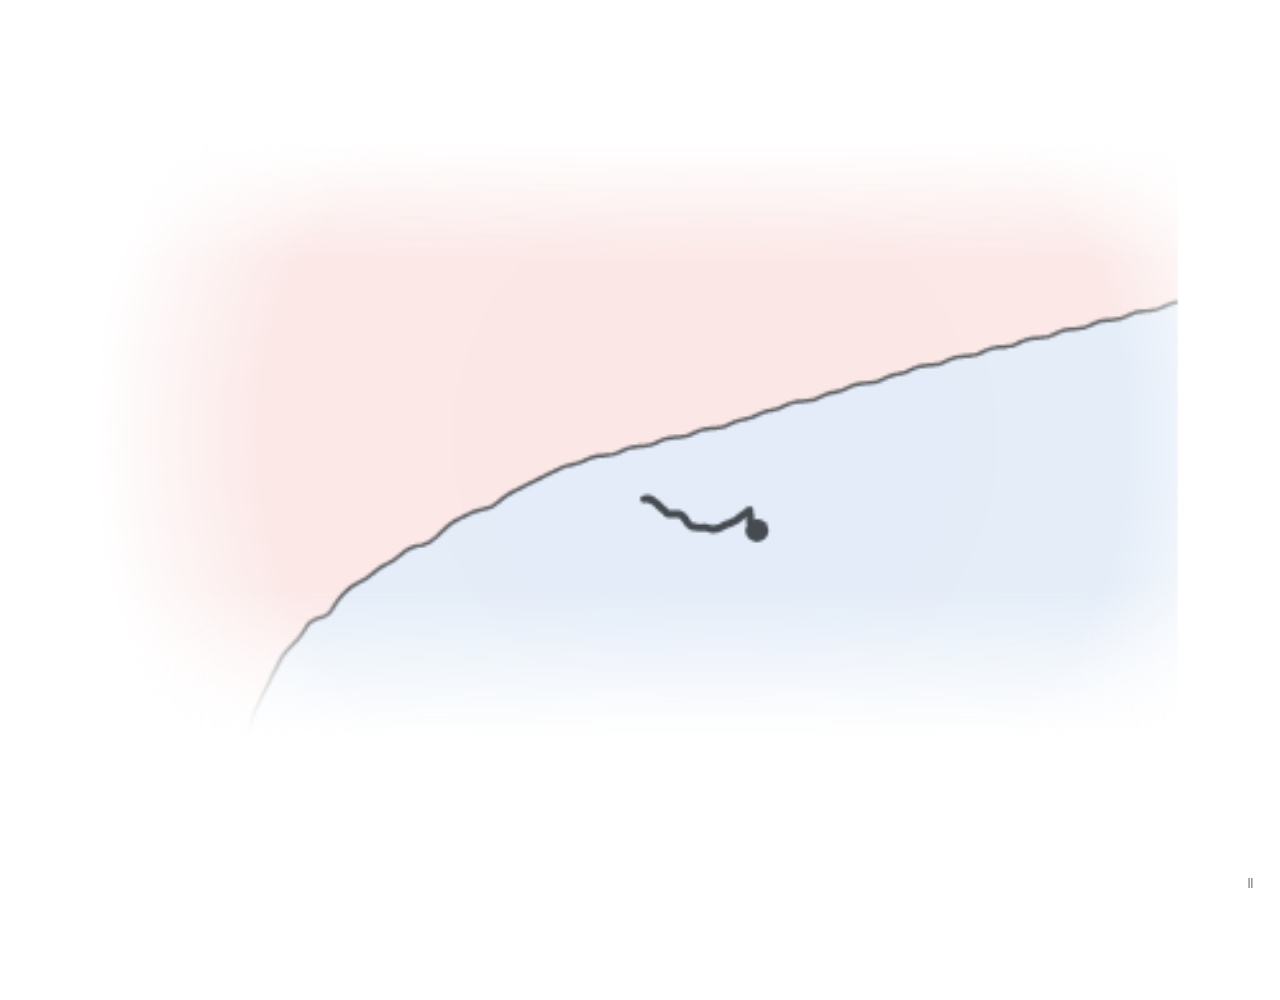
<file: scene-oblique.html>
<!doctype html><html><meta name="viewport" content="width=device-width,initial-scale=1"><style>*{box-sizing:border-box}body{margin:0;background:white}#engagement{width:100%;height:100vh;display:flex;flex-direction:column;justify-content:center}canvas{width:100%;height:auto}button{border:0;background:none;color:#888;cursor:pointer;font:14px Arial}.sweep-controls{position:absolute;bottom:8px;right:20px}.phases{position:relative;width:66%;aspect-ratio:1;margin:auto;mask-image:radial-gradient(ellipse,black 43%,transparent 72%)}.phase-art{position:absolute;width:100%;height:100%;transition:opacity 1.5s}@media(prefers-reduced-motion:reduce){.phase-art{transition:none}}</style><div id="engagement"><canvas role="img" aria-label="A shared trajectory splits across an oblique separatrix"></canvas><div class="sweep-controls"><button aria-label="Pause animation">Ⅱ</button></div></div><script src="boundary.js"></script></html>
</file>
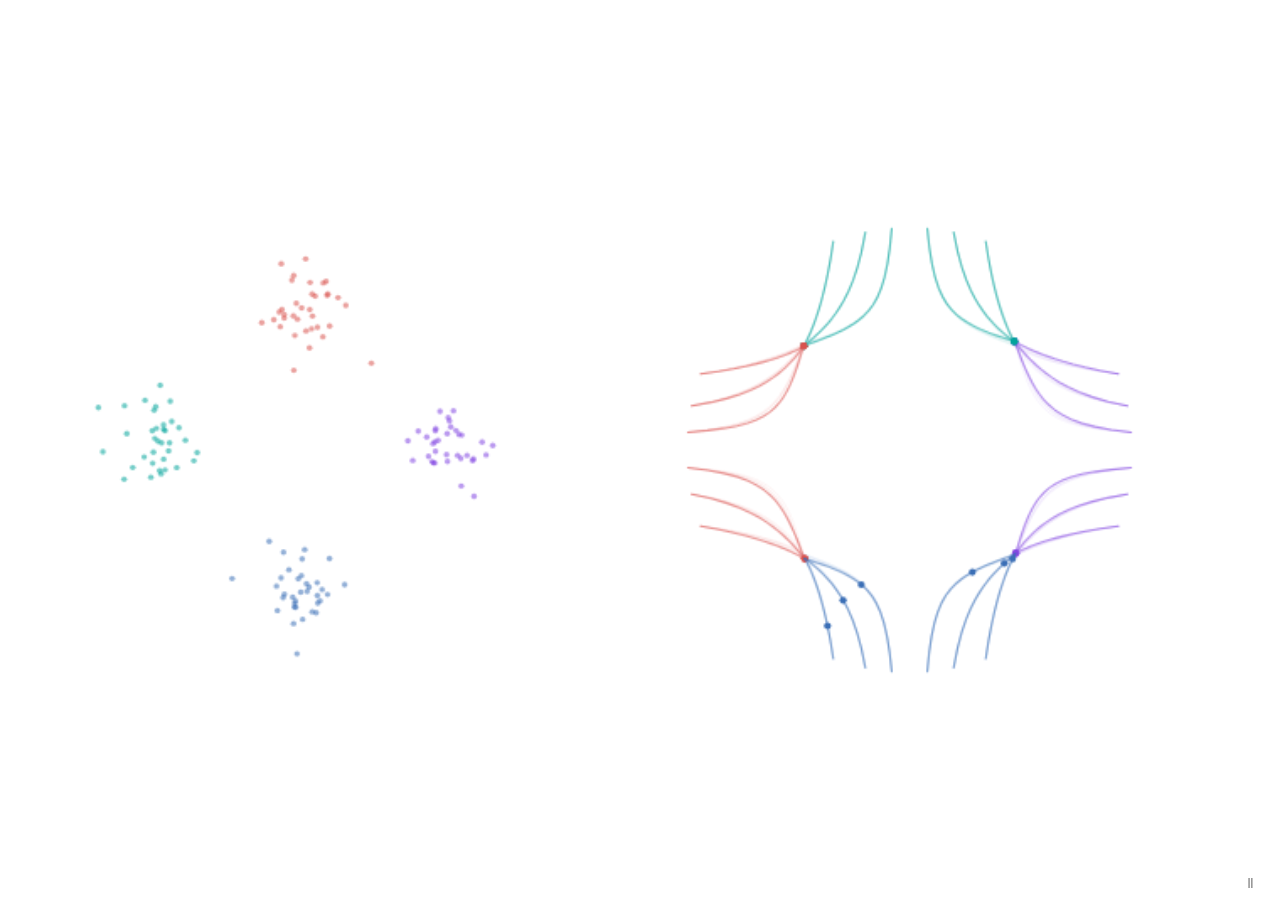
<file: scene-self.html>
<!doctype html><html><meta name="viewport" content="width=device-width,initial-scale=1"><style>*{box-sizing:border-box}body{margin:0;background:white}#engagement{width:100%;height:100vh;display:flex;flex-direction:column;justify-content:center}canvas{width:100%;height:auto}button{border:0;background:none;color:#888;cursor:pointer;font:14px Arial}.sweep-controls{position:absolute;bottom:8px;right:20px}.phases{position:relative;width:66%;aspect-ratio:1;margin:auto;mask-image:radial-gradient(ellipse,black 43%,transparent 72%)}.phase-art{position:absolute;width:100%;height:100%;transition:opacity 1.5s}@media(prefers-reduced-motion:reduce){.phase-art{transition:none}}</style><div id="engagement"><canvas role="img" aria-label="Different sampled networks with similar four-attractor collective dynamics"></canvas><div class="sweep-controls"><button aria-label="Pause animation">Ⅱ</button></div></div><script src="sa-identity.js"></script></html>
</file>
<file: style.css>
*{box-sizing:border-box}html{scroll-behavior:smooth}body{margin:0;font-family:Arial,sans-serif;background:var(--bg);color:var(--fg);line-height:1.55}a{color:inherit;text-decoration:none}a:hover{text-decoration:underline;text-underline-offset:5px}a:focus-visible,button:focus-visible{outline:3px solid var(--accent);outline-offset:5px}.wrap{max-width:1200px;margin:auto;padding:0 6%}.concept{padding:10px 6%;font:11px monospace;letter-spacing:.08em;background:var(--fg);color:var(--bg);display:flex;justify-content:space-between;gap:12px}.concept a{margin-left:15px}header{display:flex;justify-content:space-between;align-items:center;padding:28px 0;border-bottom:1px solid var(--line);gap:20px}nav{display:flex;gap:25px;font-size:13px}.brand{font-weight:bold;letter-spacing:-.04em}.label{font:11px monospace;letter-spacing:.15em;text-transform:uppercase;color:var(--accent)}h1,h2,h3,p{margin-top:0}h1{font-weight:400;font-size:clamp(48px,7vw,91px);line-height:1.04;letter-spacing:-.055em;margin:25px 0}h2{font-size:clamp(30px,4vw,48px);font-weight:400;line-height:1.12;letter-spacing:-.035em}h3{font-size:23px;font-weight:400;line-height:1.25}.hero{padding:80px 0;position:relative}.lead{font-size:19px;max-width:580px;color:var(--muted)}.button{display:inline-block;padding:13px 21px;border:1px solid var(--line);margin:18px 9px 0 0;font-size:13px}.solid{background:var(--accent);color:var(--bg);border-color:var(--accent)}section{padding:65px 0;border-top:1px solid var(--line)}.section-head{display:flex;justify-content:space-between;gap:40px;align-items:baseline;margin-bottom:30px}.section-head p{max-width:340px;color:var(--muted)}.papers article{display:grid;grid-template-columns:160px 1fr 35px;gap:25px;padding:27px 0;border-top:1px solid var(--line)}.papers h3{margin-bottom:8px}.papers p{color:var(--muted);max-width:660px;margin:0}.arrow{font-size:25px}.grid{display:grid;grid-template-columns:repeat(3,1fr);gap:35px}.grid article{padding-top:20px;border-top:1px solid var(--line)}.grid p{color:var(--muted)}footer{padding:35px 0 50px;display:flex;justify-content:space-between;font-size:12px;gap:20px}.split{display:grid;grid-template-columns:1.3fr 1fr;gap:60px;align-items:center}.portrait{width:100%;display:block;filter:grayscale(1)}.caption{font:11px monospace;color:var(--muted);margin-top:12px}.dark{--bg:#101312;--fg:#edeadf;--muted:#b3b9b1;--line:#35413a;--accent:#b5df91}.editorial{--bg:#f4f0e8;--fg:#252c30;--muted:#60666b;--line:#ccc7bb;--accent:#964431}.editorial h1,.editorial h2,.editorial h3{font-family:Georgia,serif}.lab{--bg:#eef2f4;--fg:#102838;--muted:#4a6471;--line:#b8cbd4;--accent:#006f7e}.lab .hero{padding-bottom:35px}.diagram{width:100%;height:260px;display:block}.dark .diagram{height:320px}.statement{font-size:clamp(24px,3vw,40px);max-width:920px;line-height:1.35}.portrait-wrap{max-width:390px}.lab .questions{background:#102838;color:#eef2f4;padding:40px}.lab .questions p{color:#b7cbd3}.lab .questions .label{color:#7dd3c7}@media(max-width:720px){.concept{flex-wrap:wrap}.concept a{margin-left:0;margin-right:12px}nav{gap:12px;font-size:11px}.hero{padding:45px 0}.split,.grid{grid-template-columns:1fr;gap:30px}.portrait-wrap{max-width:280px}.papers article{grid-template-columns:1fr 25px;gap:10px}.papers .label{grid-column:1/-1}.section-head{display:block}.section-head p{max-width:none}footer{flex-direction:column}section{padding:42px 0}}
/* Allen palette: official brand-color skill. Layout inspired by alleninstitute.org. */
body{font-family:Arial,Helvetica,sans-serif}
.dark{--bg:#000000;--fg:#FEFFFF;--muted:#DED9D1;--line:#3F3F3F;--accent:#CDEB05}
.editorial{--bg:#FEFFFF;--fg:#000000;--muted:#595959;--line:#DED9D1;--accent:#5C1EBE}
.lab{--bg:#FEFFFF;--fg:#000000;--muted:#595959;--line:#DED9D1;--accent:#007B74}
h1,h2,h3,.editorial h1,.editorial h2,.editorial h3{font-family:Arial,Helvetica,sans-serif;font-weight:750;letter-spacing:-.055em}
h1{font-size:clamp(48px,7.5vw,96px);line-height:1.02}
h1 em{font-style:normal}h2{line-height:1.08}h3{letter-spacing:-.03em}
.brand{font-size:19px;font-weight:800}.brand:after{content:'/';color:var(--accent);margin-left:5px}
.label{font-family:Arial,Helvetica,sans-serif;font-size:12px;font-weight:700;letter-spacing:.08em}
header nav a:after{content:' /';color:var(--accent);font-weight:bold}
.concept{background:#262626;color:#FEFFFF;font-family:Arial,Helvetica,sans-serif;font-size:11px;letter-spacing:.03em}
.concept a:hover{color:#CDEB05}
.button{font-weight:700;padding:15px 24px;border-radius:0;transition:background .15s,color .15s}
.solid{background:#CDEB05;color:#000000;border-color:#CDEB05}
.button:hover{background:#000000;color:#FEFFFF;text-decoration:none}.dark .button:hover{background:#FEFFFF;color:#000000}
.portrait{filter:none}.editorial .portrait-wrap{border-bottom:10px solid #8246E1}
.lab .questions{background:#000000;color:#FEFFFF;border-top:8px solid #CDEB05;padding:42px}
.lab .questions p{color:#DED9D1}.lab .questions .label{color:#CDEB05}
.lab .questions article{border-color:#595959}
section[id=contact]{border-top:5px solid var(--accent)}
.papers article:hover h3 a{color:var(--accent)}
::selection{background:#CDEB05;color:#000000}
@media(max-width:720px){header{flex-wrap:wrap}.brand{font-size:17px}.lab .questions{padding:26px}.concept{line-height:1.7}.grid{gap:32px}h1{overflow-wrap:break-word}}
@media(prefers-reduced-motion:reduce){html{scroll-behavior:auto}.button{transition:none}}

.engagement{min-width:0}.engagement svg{display:block;width:100%;height:auto;overflow:visible}.engagement svg text{font:11px Arial,sans-serif;fill:#595959}.trial-controls{display:flex;align-items:center;justify-content:space-between;gap:10px;font-size:11px;min-height:35px}.trial-controls button{background:transparent;color:#000;border:1px solid #DED9D1;padding:7px 12px;cursor:pointer;font:12px Arial,sans-serif}.engagement label{display:flex;justify-content:space-between;font-size:11px;margin-top:16px}.engagement input{width:100%;accent-color:#007B74;cursor:pointer;margin:12px 0}.axis-ends{display:flex;justify-content:space-between;font-size:10px;color:#595959}.engagement .caption{font:10px Arial,sans-serif;margin-top:15px}.lab .hero .split{grid-template-columns:1fr 1.15fr;gap:45px}@media(max-width:720px){.lab .hero .split{grid-template-columns:1fr;gap:20px}}

.engagement canvas{width:100%;height:auto;display:block}.sweep-controls{display:flex;gap:12px;align-items:center}.sweep-controls button{background:none;border:1px solid #DED9D1;padding:7px 10px;font:11px Arial;cursor:pointer}.sweep-controls input{flex:1;min-width:30px}.sweep-controls output{font:11px Arial;white-space:nowrap;min-width:80px}.engagement .caption{text-align:center}

/* Minimal research signature: geometry carries the story. */
.lab .hero .split{grid-template-columns:.8fr 1.4fr;gap:32px}.engagement{padding:0}.engagement canvas{width:100%;aspect-ratio:12/7}.sweep-controls{max-width:230px;margin:4px auto 0;gap:12px}.sweep-controls button{width:24px;padding:2px;border:0;color:#595959;font-size:16px}.sweep-controls input{height:2px;margin:10px 0;accent-color:#8246E1}.sweep-labels{display:flex;justify-content:space-between;max-width:194px;margin:8px auto 0;padding-left:10px;color:#7F7F7F;font:10px Arial,sans-serif;letter-spacing:.03em}@media(max-width:720px){.lab .hero .split{grid-template-columns:1fr;gap:0}.engagement{margin:0 -20px}.engagement canvas{max-height:350px}.sweep-labels{margin-bottom:15px}}

/* Group-homepage motion, without figure UI. */
.engagement .sweep-controls{justify-content:flex-end;max-width:none;margin:-32px 25px 0 0;position:relative}.engagement .sweep-controls input{display:none}.engagement .sweep-controls button{opacity:0;color:#7F7F7F;transition:opacity .2s}.engagement:hover .sweep-controls button,.engagement:focus-within .sweep-controls button{opacity:1}.engagement .sweep-controls button:focus-visible{outline:2px solid #007B74;outline-offset:4px}@media(hover:none){.engagement .sweep-controls button{opacity:.5}}

.engagement .sweep-controls button{opacity:.45}.engagement .sweep-controls button:hover{opacity:1}

.engagement canvas{aspect-ratio:720/550;max-height:none!important}.engagement .sweep-controls{margin:8px 25px 0 0}

.engagement canvas{aspect-ratio:720/460}.engagement .sweep-controls{margin:-20px 30px 0 0}

.exact-panels{display:grid;max-width:360px;margin:0 auto}.exact-panel{grid-area:1/1;width:100%;display:block;transition:opacity .8s}.engagement .sweep-controls{margin:8px 25px 0 0}@media(prefers-reduced-motion:reduce){.exact-panel{transition:none}}

.minimal-phase{max-width:360px;isolation:isolate}.phase-art{grid-area:1/1;width:100%;height:auto;transition:opacity 1.5s}.trajectory-motion{animation:trajectory-flow 4s linear infinite}.phase-paused .trajectory-motion{animation-play-state:paused}@keyframes trajectory-flow{to{stroke-dashoffset:-58}}@media(prefers-reduced-motion:reduce){.trajectory-motion{animation:none}.phase-art{transition:none}}
/* A compact bibliography rhythm for the group homepage. */
#research{border-top:0;padding-top:16px;padding-bottom:44px}
#research .section-head{margin-bottom:5px}
#research .section-head .label{color:#5b7375;letter-spacing:.11em}
#research .papers article{grid-template-columns:118px minmax(0,1fr) 22px;align-items:start;column-gap:22px;padding:20px 0;border-top:1px solid #e4e8e7}
#research .papers article:first-child{border-top:0}
#research .papers .label{font-size:10px;letter-spacing:.08em;padding-top:5px;color:#617b7c}
#research .papers h3{font-size:19px;line-height:1.22;letter-spacing:-.025em;margin-bottom:5px}
#research .papers p{font-size:13px;line-height:1.42;color:#5d696c;max-width:690px}
#research .papers .arrow{font-size:18px;line-height:1.3;color:#799093}
#research .papers article:hover .arrow{color:var(--accent)}
section[id=contact]{border-top:1px solid #e4e8e7;padding:26px 0 35px}
@media(max-width:720px){#research{padding-top:6px;padding-bottom:34px}#research .papers article{grid-template-columns:minmax(0,1fr) 18px;column-gap:12px;padding:17px 0}#research .papers .label{grid-column:1/-1;padding-top:0;margin-bottom:2px}#research .papers h3{font-size:18px}#research .papers p{font-size:13px}#research .papers .arrow{grid-column:2;grid-row:2;align-self:start}}
/* Keep the rotating scene and its controls clear of the first paper. */
body.lab .hero{min-height:610px}
@media(max-width:900px){body.lab .hero{min-height:700px}}

/* Selected work reads as a concise bibliography. */
#research{max-width:980px;margin:0 auto;padding-top:24px;padding-bottom:36px}
#research .section-head{margin-bottom:20px}
#research .papers article{display:grid;grid-template-columns:minmax(0,1fr) 145px;column-gap:24px;align-items:start;padding:14px 0;border-top:0;border-bottom:1px solid #e6e9e7}
#research .papers article:first-child{border-top:1px solid #e6e9e7}
#research .papers article>div{grid-column:1;grid-row:1}
#research .papers article>.label{grid-column:2;grid-row:1;justify-self:end;text-align:right;padding-top:4px;font-size:10px;color:#738586}
#research .papers h3{font-size:18px;margin:0 0 3px}
#research .papers p{font-size:12.5px;line-height:1.35;max-width:650px}
#research .papers .arrow{display:none}
@media(max-width:720px){#research{padding-top:12px}#research .papers article{grid-template-columns:minmax(0,1fr) 85px;column-gap:12px;padding:13px 0}#research .papers h3{font-size:17px}#research .papers p{font-size:12px}#research .papers article>.label{font-size:9px;padding-top:2px}}

#research .talk-link{display:inline-block;margin-top:6px;font-size:12px;font-weight:700;color:var(--accent)}#research .talk-link:hover{text-decoration:underline}

body.lab .hero .hero-talk{position:relative;z-index:4;align-self:flex-start;margin-top:16px;padding-bottom:3px;border-bottom:1px solid var(--accent);font-size:13px;font-weight:700;color:var(--accent)}body.lab .hero .hero-talk:hover{text-decoration:none;border-bottom-color:currentColor}
</file>
